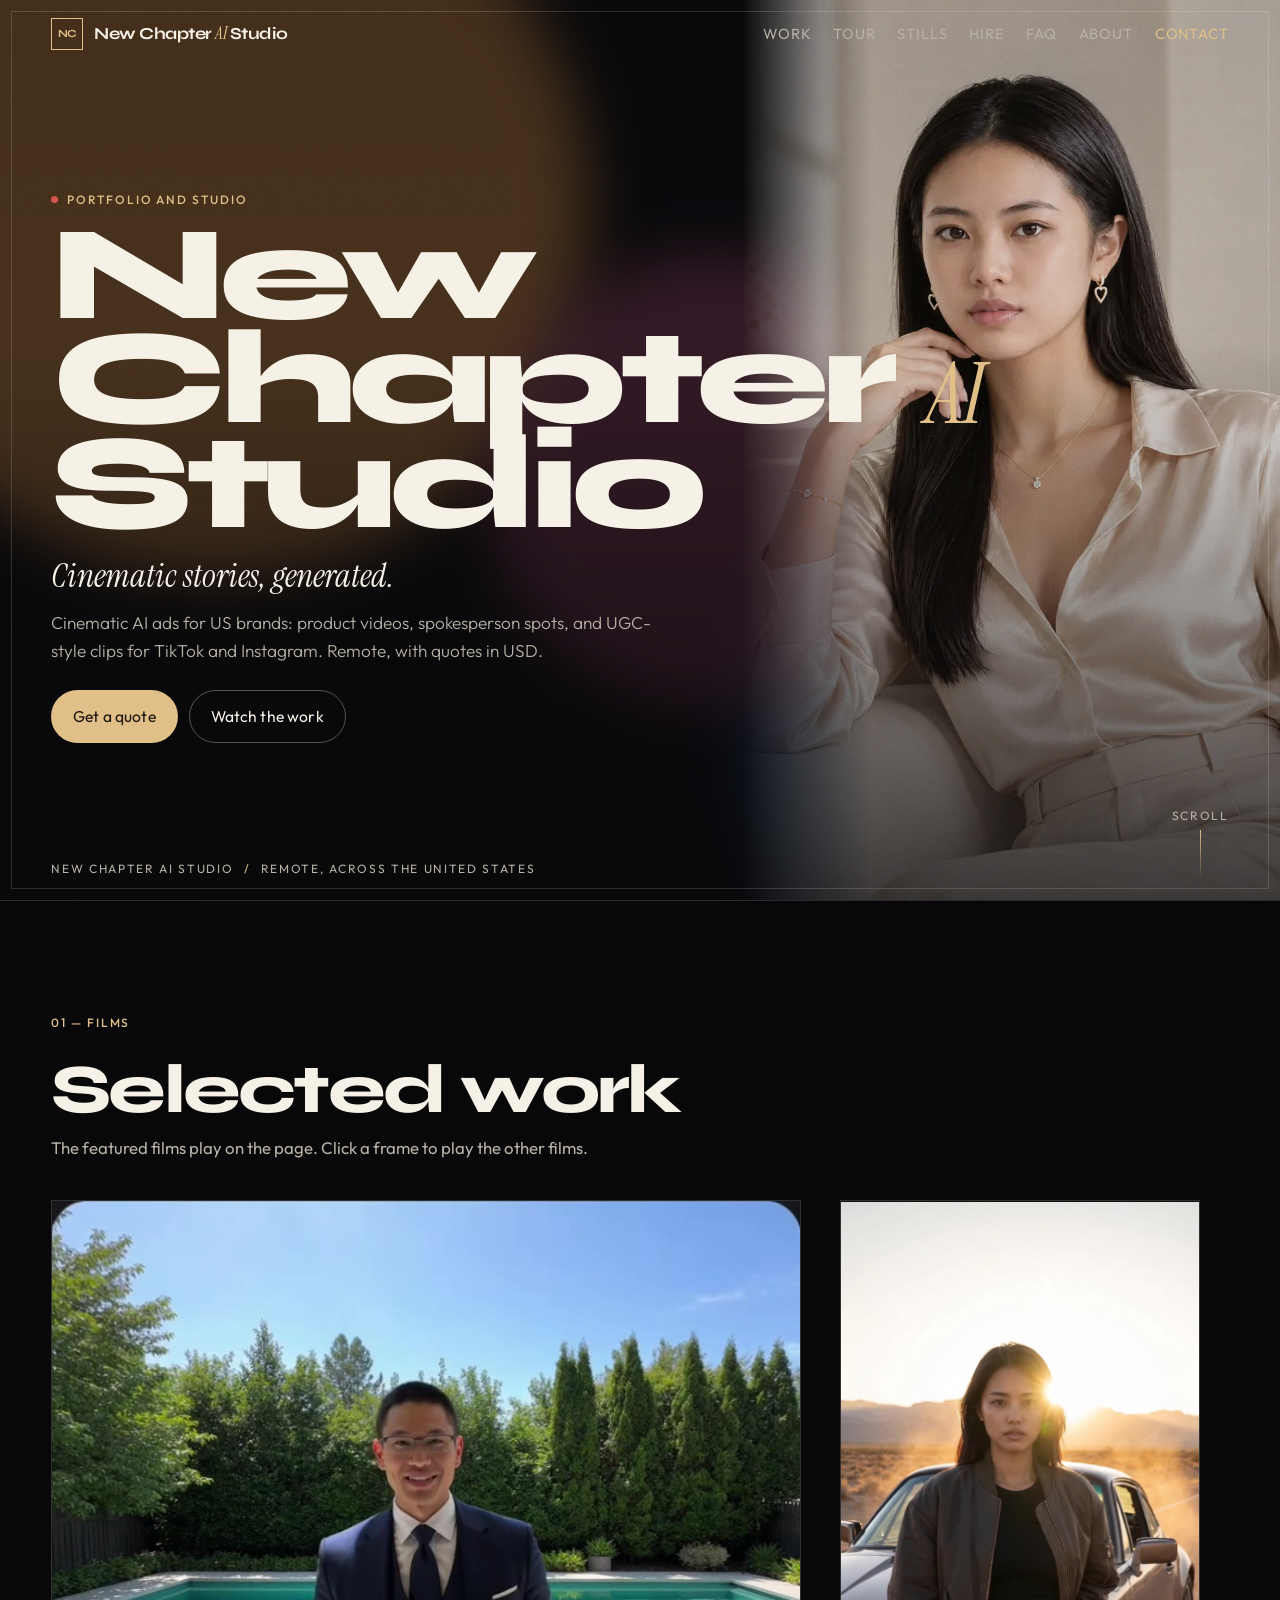
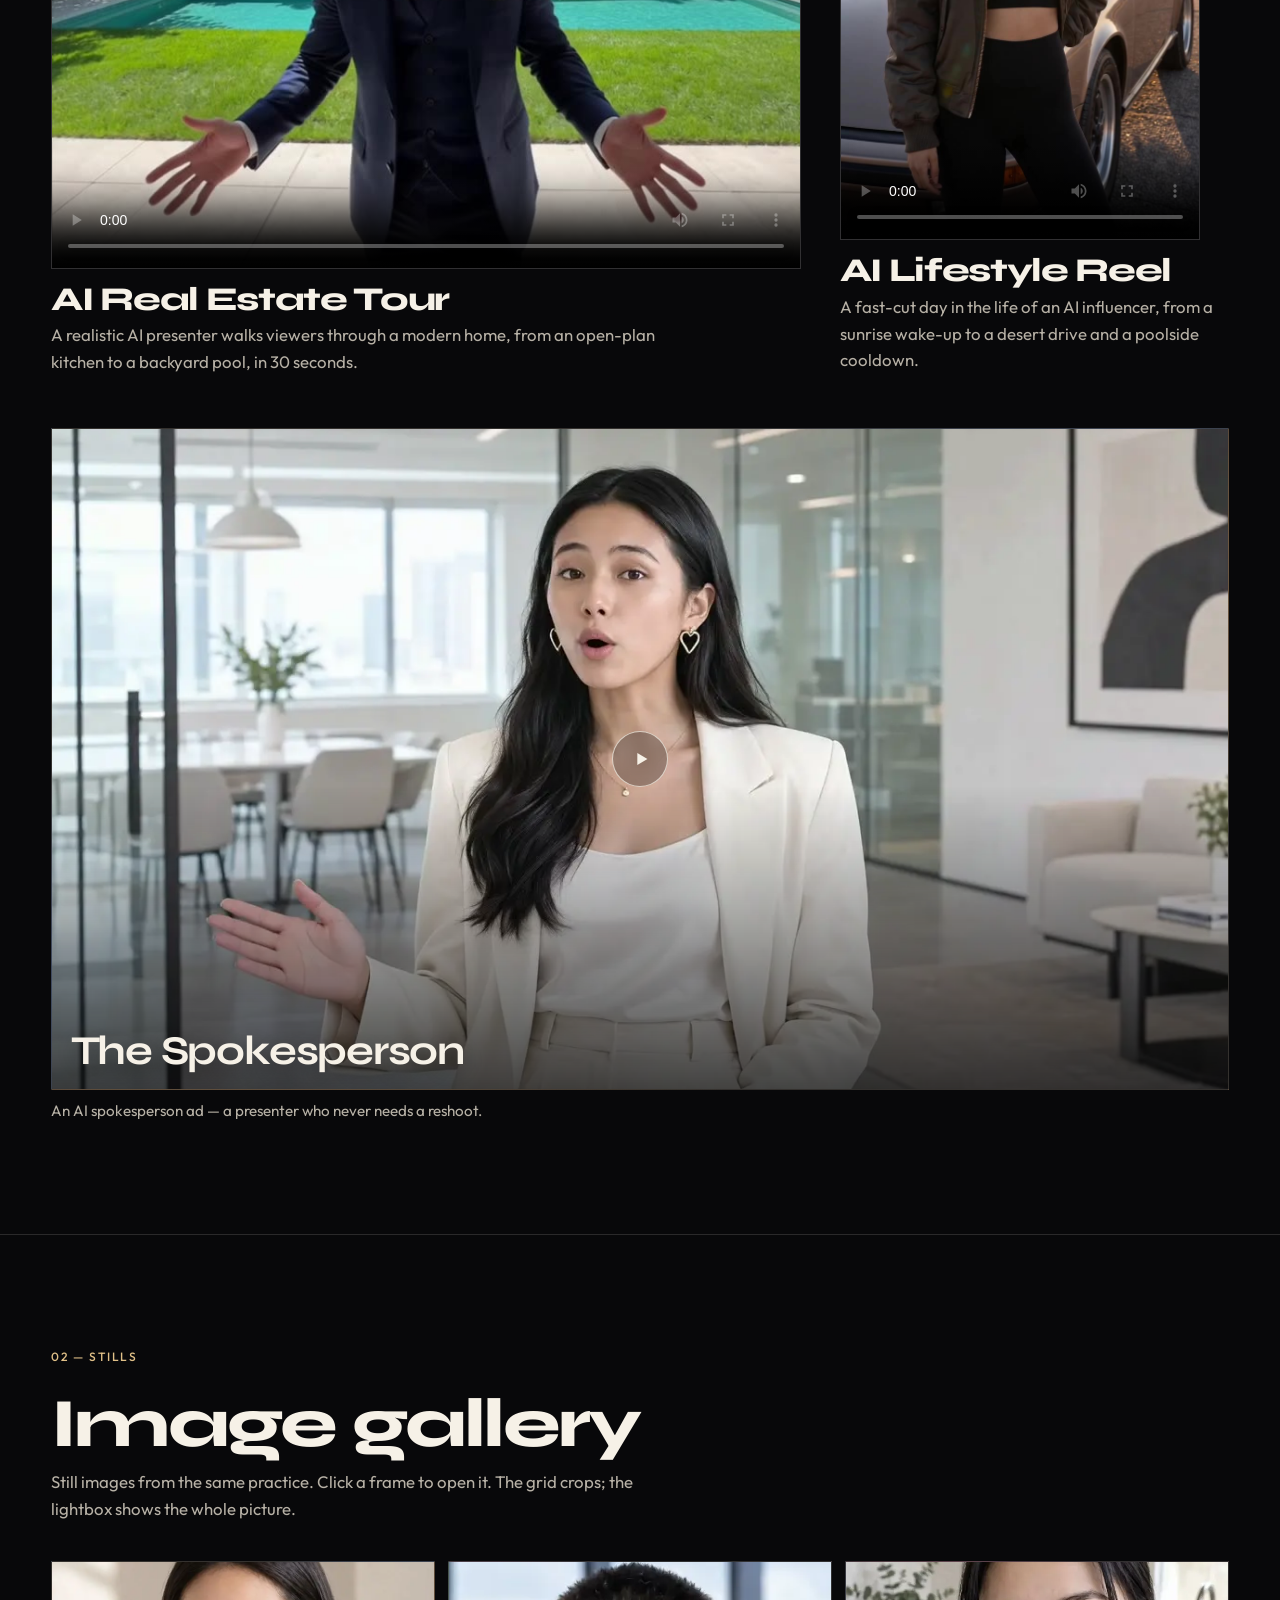
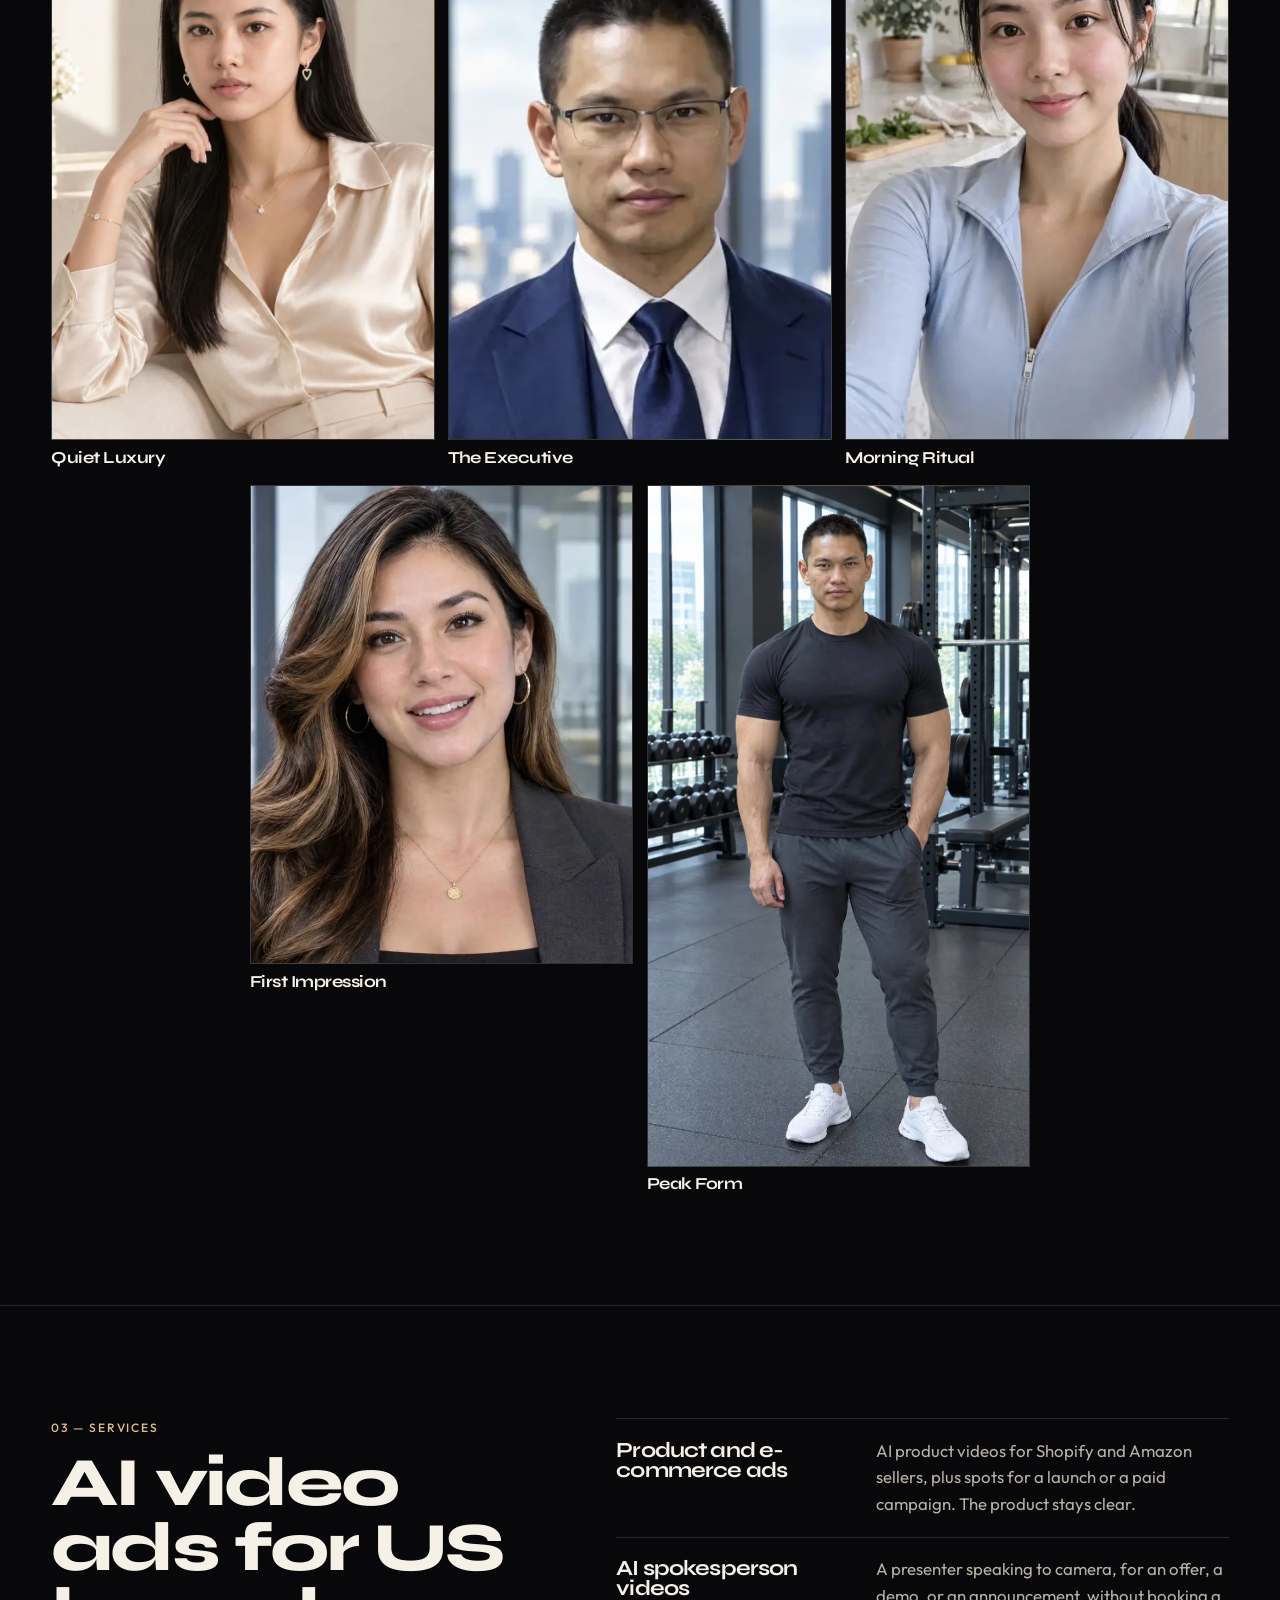
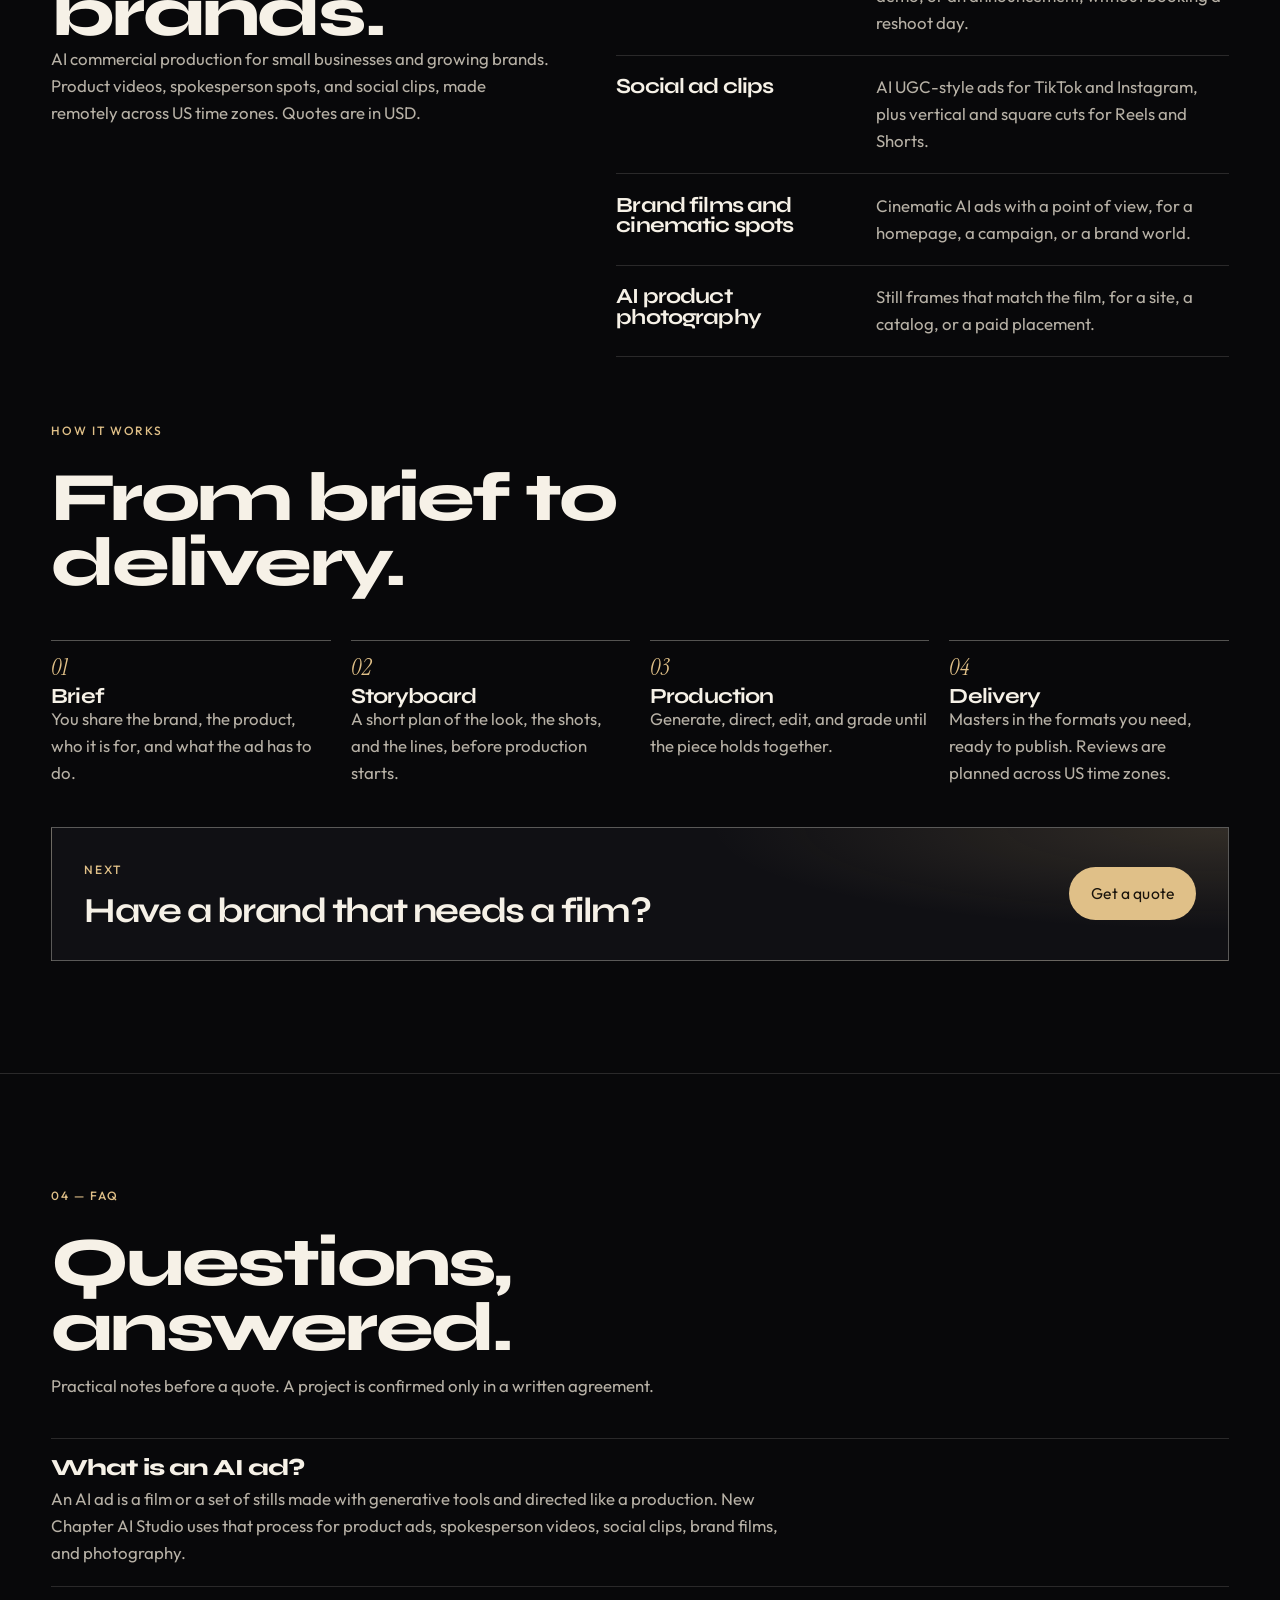
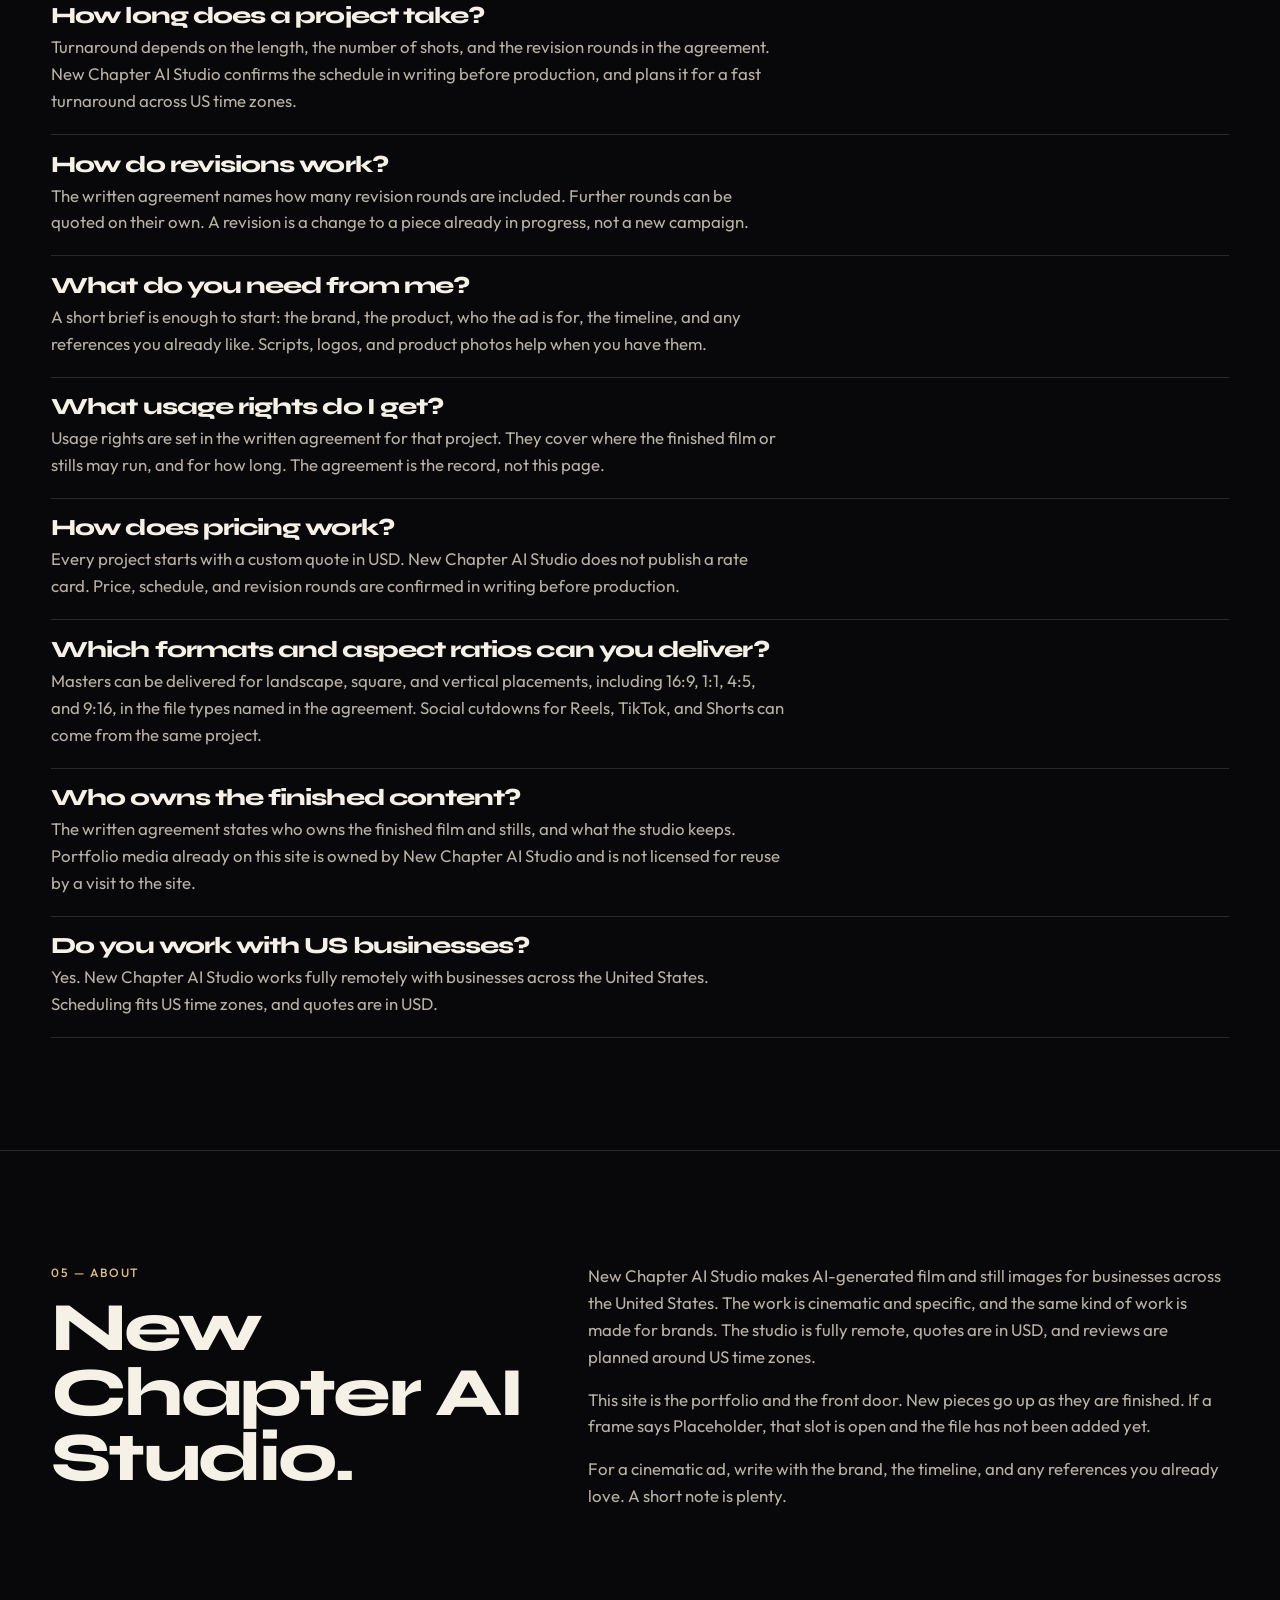
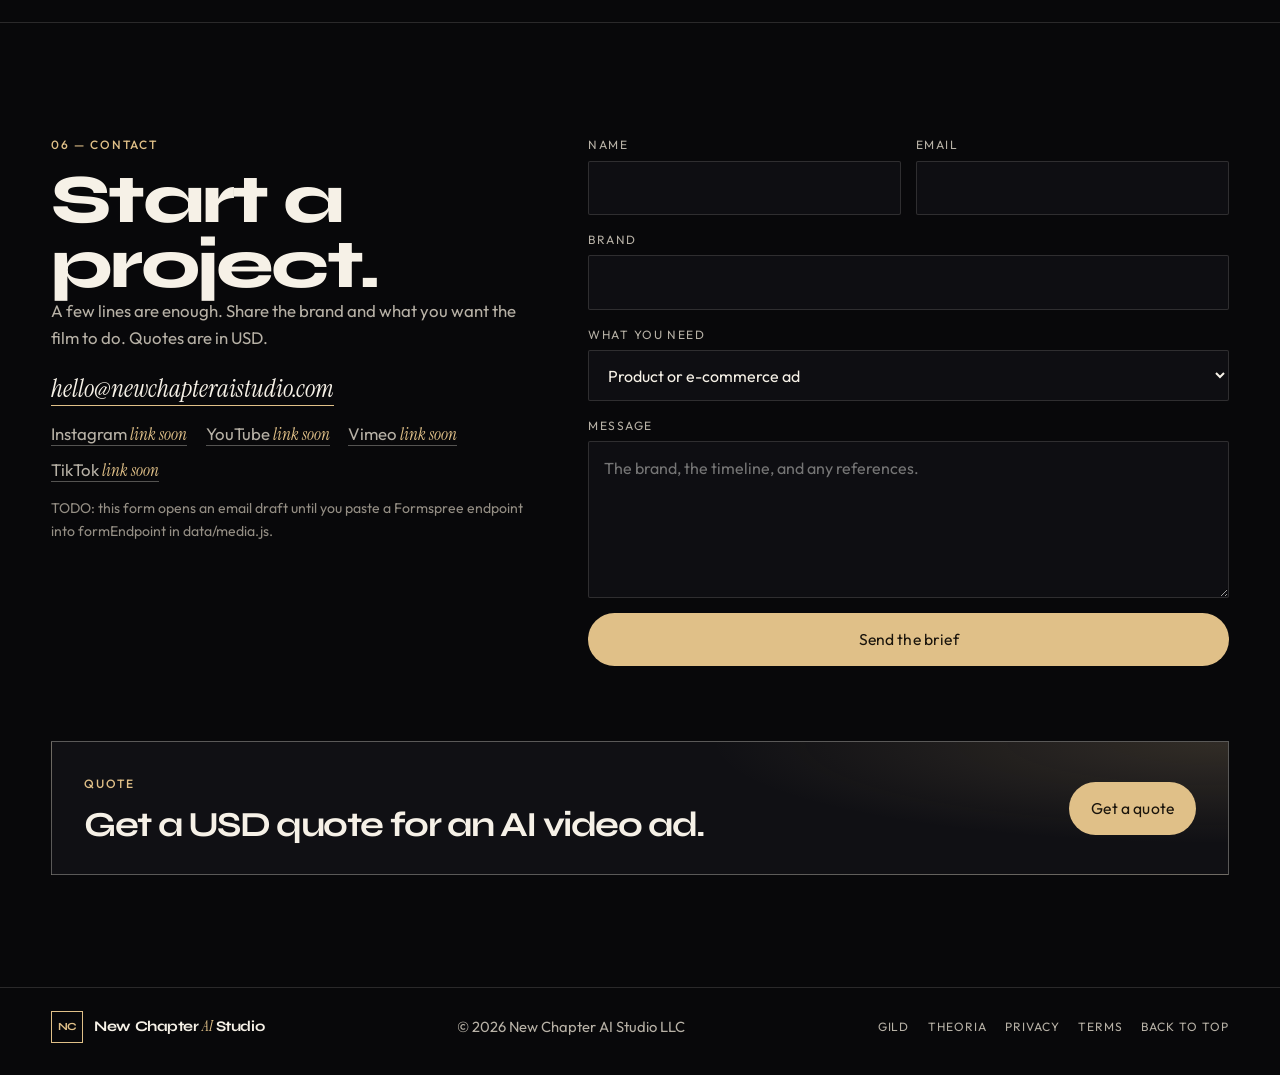
<file: index.html>
<!DOCTYPE html>
<html lang="en-US">
<head>
  <meta charset="utf-8">
  <meta name="viewport" content="width=device-width, initial-scale=1">
  <title>Cinematic AI Ads for US Brands | New Chapter AI Studio</title>
  <meta name="description" content="Cinematic AI ads for US brands, including AI product videos for Shopify and Amazon sellers and UGC-style ads for TikTok and Instagram. Remote work, USD quotes.">
  <meta name="theme-color" content="#08080a">
  <meta name="author" content="New Chapter AI Studio">
  <link rel="canonical" href="https://newchapteraistudio.com/">
  <link rel="icon" href="favicon.svg" type="image/svg+xml">
  <link rel="apple-touch-icon" href="apple-touch-icon.png">
  <meta property="og:locale" content="en_US">
  <meta property="og:title" content="Cinematic AI Ads for US Brands | New Chapter AI Studio">
  <meta property="og:description" content="Cinematic AI ads for US brands, including AI product videos for Shopify and Amazon sellers and UGC-style ads for TikTok and Instagram. Remote work, USD quotes.">
  <meta property="og:type" content="website">
  <meta property="og:url" content="https://newchapteraistudio.com/">
  <meta property="og:image" content="https://newchapteraistudio.com/assets/images/og-share.jpg">
  <meta property="og:image:width" content="1200">
  <meta property="og:image:height" content="630">
  <meta property="og:image:alt" content="New Chapter AI Studio — cinematic AI video ads">
  <meta name="twitter:card" content="summary_large_image">
  <meta name="twitter:title" content="Cinematic AI Ads for US Brands | New Chapter AI Studio">
  <meta name="twitter:description" content="Cinematic AI ads for US brands, including AI product videos for Shopify and Amazon sellers and UGC-style ads for TikTok and Instagram. Remote work, USD quotes.">
  <meta name="twitter:image" content="https://newchapteraistudio.com/assets/images/og-share.jpg">
  <meta name="twitter:image:alt" content="New Chapter AI Studio — cinematic AI video ads">
  <script>document.documentElement.classList.add("js");</script>
  <link rel="preconnect" href="https://fonts.googleapis.com">
  <link rel="preconnect" href="https://fonts.gstatic.com" crossorigin>
  <link rel="preload" as="style" href="https://fonts.googleapis.com/css2?family=Instrument+Serif:ital@0;1&family=Outfit:wght@300;400;500;600&family=Syne:wght@500;600;700;800&display=swap" onload="this.onload=null;this.rel='stylesheet'">
  <noscript><link rel="stylesheet" href="https://fonts.googleapis.com/css2?family=Instrument+Serif:ital@0;1&family=Outfit:wght@300;400;500;600&family=Syne:wght@500;600;700;800&display=swap"></noscript>
  <link rel="stylesheet" href="css/styles.css">
  <script type="application/ld+json">
  {
    "@context": "https://schema.org",
    "@graph": [
      {
        "@type": "Organization",
        "@id": "https://newchapteraistudio.com/#organization",
        "name": "New Chapter AI Studio",
        "legalName": "New Chapter AI Studio LLC",
        "url": "https://newchapteraistudio.com/",
        "email": "hello@newchapteraistudio.com",
        "logo": "https://newchapteraistudio.com/apple-touch-icon.png",
        "image": "https://newchapteraistudio.com/assets/images/og-share.jpg",
        "description": "New Chapter AI Studio produces cinematic AI ads, AI product videos, and AI spokesperson videos for businesses across the United States.",
        "knowsLanguage": "en-US",
        "areaServed": {
          "@type": "Country",
          "name": "United States"
        }
      },
      {
        "@type": "ProfessionalService",
        "@id": "https://newchapteraistudio.com/#service",
        "name": "New Chapter AI Studio",
        "url": "https://newchapteraistudio.com/",
        "email": "hello@newchapteraistudio.com",
        "image": "https://newchapteraistudio.com/assets/images/og-share.jpg",
        "logo": "https://newchapteraistudio.com/apple-touch-icon.png",
        "description": "Remote AI commercial production for US businesses: product videos, spokesperson videos, UGC-style social clips, brand films, and stills. Quotes in USD.",
        "knowsLanguage": "en-US",
        "currenciesAccepted": "USD",
        "areaServed": {
          "@type": "Country",
          "name": "United States"
        },
        "provider": { "@id": "https://newchapteraistudio.com/#organization" },
        "hasOfferCatalog": {
          "@type": "OfferCatalog",
          "name": "AI video and still production",
          "itemListElement": [
            {
              "@type": "Offer",
              "priceCurrency": "USD",
              "itemOffered": {
                "@type": "Service",
                "name": "Product and e-commerce ads",
                "description": "AI product videos for Shopify and Amazon sellers, plus spots for a launch or a paid campaign. The product stays clear."
              }
            },
            {
              "@type": "Offer",
              "priceCurrency": "USD",
              "itemOffered": {
                "@type": "Service",
                "name": "AI spokesperson videos",
                "description": "A presenter speaking to camera, for an offer, a demo, or an announcement, without booking a reshoot day."
              }
            },
            {
              "@type": "Offer",
              "priceCurrency": "USD",
              "itemOffered": {
                "@type": "Service",
                "name": "Social ad clips",
                "description": "AI UGC-style ads for TikTok and Instagram, plus vertical and square cuts for Reels and Shorts."
              }
            },
            {
              "@type": "Offer",
              "priceCurrency": "USD",
              "itemOffered": {
                "@type": "Service",
                "name": "Brand films and cinematic spots",
                "description": "Cinematic AI ads with a point of view, for a homepage, a campaign, or a brand world."
              }
            },
            {
              "@type": "Offer",
              "priceCurrency": "USD",
              "itemOffered": {
                "@type": "Service",
                "name": "AI product photography",
                "description": "Still frames that match the film, for a site, a catalog, or a paid placement."
              }
            }
          ]
        }
      },
      {
        "@type": "FAQPage",
        "@id": "https://newchapteraistudio.com/#faq",
        "mainEntity": [
          {
            "@type": "Question",
            "name": "What is an AI ad?",
            "acceptedAnswer": {
              "@type": "Answer",
              "text": "An AI ad is a film or a set of stills made with generative tools and directed like a production. New Chapter AI Studio uses that process for product ads, spokesperson videos, social clips, brand films, and photography."
            }
          },
          {
            "@type": "Question",
            "name": "How long does a project take?",
            "acceptedAnswer": {
              "@type": "Answer",
              "text": "Turnaround depends on the length, the number of shots, and the revision rounds in the agreement. New Chapter AI Studio confirms the schedule in writing before production, and plans it for a fast turnaround across US time zones."
            }
          },
          {
            "@type": "Question",
            "name": "How do revisions work?",
            "acceptedAnswer": {
              "@type": "Answer",
              "text": "The written agreement names how many revision rounds are included. Further rounds can be quoted on their own. A revision is a change to a piece already in progress, not a new campaign."
            }
          },
          {
            "@type": "Question",
            "name": "What do you need from me?",
            "acceptedAnswer": {
              "@type": "Answer",
              "text": "A short brief is enough to start: the brand, the product, who the ad is for, the timeline, and any references you already like. Scripts, logos, and product photos help when you have them."
            }
          },
          {
            "@type": "Question",
            "name": "What usage rights do I get?",
            "acceptedAnswer": {
              "@type": "Answer",
              "text": "Usage rights are set in the written agreement for that project. They cover where the finished film or stills may run, and for how long. The agreement is the record, not this page."
            }
          },
          {
            "@type": "Question",
            "name": "How does pricing work?",
            "acceptedAnswer": {
              "@type": "Answer",
              "text": "Every project starts with a custom quote in USD. New Chapter AI Studio does not publish a rate card. Price, schedule, and revision rounds are confirmed in writing before production."
            }
          },
          {
            "@type": "Question",
            "name": "Which formats and aspect ratios can you deliver?",
            "acceptedAnswer": {
              "@type": "Answer",
              "text": "Masters can be delivered for landscape, square, and vertical placements, including 16:9, 1:1, 4:5, and 9:16, in the file types named in the agreement. Social cutdowns for Reels, TikTok, and Shorts can come from the same project."
            }
          },
          {
            "@type": "Question",
            "name": "Who owns the finished content?",
            "acceptedAnswer": {
              "@type": "Answer",
              "text": "The written agreement states who owns the finished film and stills, and what the studio keeps. Portfolio media already on this site is owned by New Chapter AI Studio and is not licensed for reuse by a visit to the site."
            }
          },
          {
            "@type": "Question",
            "name": "Do you work with US businesses?",
            "acceptedAnswer": {
              "@type": "Answer",
              "text": "Yes. New Chapter AI Studio works fully remotely with businesses across the United States. Scheduling fits US time zones, and quotes are in USD."
            }
          }
        ]
      }
    ]
  }
  </script>
</head>
<body>
  <a class="skip" href="#work">Skip to work</a>

  <header class="nav" id="nav">
    <a class="logo" href="#top">
      <span class="logo-mark" aria-hidden="true">NC</span>
      <span class="logo-type">New Chapter <em>AI</em> Studio</span>
    </a>
    <button class="nav-toggle" type="button" aria-expanded="false" aria-controls="nav-links">
      <span class="when-closed">Menu</span>
      <span class="when-open">Close</span>
    </button>
    <nav id="nav-links" class="nav-links" aria-label="Primary">
      <a href="#work">Work</a>
      <a href="#tour">Tour</a>
      <a href="#stills">Stills</a>
      <a href="#services">Hire</a>
      <a href="#faq">FAQ</a>
      <a href="#about">About</a>
      <a href="#contact">Contact</a>
    </nav>
  </header>

  <section class="hero" id="top">
    <!--
      Background slot. Set hero.video in data/media.js for a film,
      or hero.image for a still. Empty = animated backdrop.
    -->
    <div class="hero-media" id="hero-media">
      <div class="hero-fallback" aria-hidden="true">
        <span class="blob b1"></span>
        <span class="blob b2"></span>
        <span class="blob b3"></span>
      </div>
    </div>
    <div class="hero-shade" aria-hidden="true"></div>
    <div class="grain" aria-hidden="true"></div>
    <div class="hero-frame" aria-hidden="true"></div>

    <div class="hero-content">
      <div class="hero-copy">
        <p class="eyebrow"><span class="rec" aria-hidden="true"></span> Portfolio and studio</p>
        <h1>
          <span class="line">New</span>
          <span class="line">Chapter <em>AI</em></span>
          <span class="line">Studio</span>
        </h1>
        <p class="tagline">Cinematic stories, generated.</p>
        <p class="lede">Cinematic AI ads for US brands: product videos, spokesperson spots, and UGC-style clips for TikTok and Instagram. Remote, with quotes in USD.</p>
        <div class="hero-actions">
          <a class="btn btn-gold" href="mailto:hello@newchapteraistudio.com?subject=Quote%20request%20%E2%80%94%20New%20Chapter%20AI%20Studio">Get a quote</a>
          <a class="btn btn-ghost" href="#work">Watch the work</a>
        </div>
      </div>
      <div class="hero-foot">
        <p>New Chapter AI Studio <span class="sep" aria-hidden="true">/</span> Remote, across the United States</p>
        <a class="scroll-cue" href="#work">
          <span>Scroll</span>
          <span class="scroll-line" aria-hidden="true"></span>
        </a>
      </div>
    </div>
  </section>

  <main>
    <section class="section" id="work">
      <div class="wrap">
        <header class="section-head reveal">
          <p class="eyebrow">01 — Films</p>
          <h2>Selected work</h2>
          <p class="deck">The featured films play on the page. Click a frame to play the other films.</p>
        </header>
        <div class="showcase-grid" id="tour">
          <figure class="showcase">
            <video class="showcase-player is-wide" controls playsinline preload="metadata" poster="assets/images/real-estate-tour-poster.jpg" width="808" height="720" aria-labelledby="tour-title">
              <source src="assets/videos/real-estate-tour.mp4" type="video/mp4">
            </video>
            <figcaption>
              <h3 id="tour-title">AI Real Estate Tour</h3>
              <p>A realistic AI presenter walks viewers through a modern home, from an open-plan kitchen to a backyard pool, in 30 seconds.</p>
            </figcaption>
          </figure>
          <figure class="showcase">
            <video class="showcase-player is-tall" controls playsinline preload="metadata" poster="assets/images/lifestyle-reel-poster.jpg" width="720" height="1280" aria-labelledby="reel-title">
              <source src="assets/videos/lifestyle-reel.mp4" type="video/mp4">
            </video>
            <figcaption>
              <h3 id="reel-title">AI Lifestyle Reel</h3>
              <p>A fast-cut day in the life of an AI influencer, from a sunrise wake-up to a desert drive and a poolside cooldown.</p>
            </figcaption>
          </figure>
        </div>
        <div id="video-grid" class="video-grid" aria-live="polite"></div>
      </div>
    </section>

    <section class="section" id="stills">
      <div class="wrap">
        <header class="section-head reveal">
          <p class="eyebrow">02 — Stills</p>
          <h2>Image gallery</h2>
          <p class="deck">Still images from the same practice. Click a frame to open it. The grid crops; the lightbox shows the whole picture.</p>
        </header>
        <div id="image-grid" class="still-grid" aria-live="polite"></div>
      </div>
    </section>

    <section class="section" id="services">
      <div class="wrap">
        <div class="services-layout">
          <div class="services-intro reveal">
            <p class="eyebrow">03 — Services</p>
            <h2>AI video ads for US brands.</h2>
            <p class="deck">AI commercial production for small businesses and growing brands. Product videos, spokesperson spots, and social clips, made remotely across US time zones. Quotes are in USD.</p>
          </div>
          <div class="offers reveal">
            <article class="offer">
              <h3>Product and e-commerce ads</h3>
              <p>AI product videos for Shopify and Amazon sellers, plus spots for a launch or a paid campaign. The product stays clear.</p>
            </article>
            <article class="offer">
              <h3>AI spokesperson videos</h3>
              <p>A presenter speaking to camera, for an offer, a demo, or an announcement, without booking a reshoot day.</p>
            </article>
            <article class="offer">
              <h3>Social ad clips</h3>
              <p>AI UGC-style ads for TikTok and Instagram, plus vertical and square cuts for Reels and Shorts.</p>
            </article>
            <article class="offer">
              <h3>Brand films and cinematic spots</h3>
              <p>Cinematic AI ads with a point of view, for a homepage, a campaign, or a brand world.</p>
            </article>
            <article class="offer">
              <h3>AI product photography</h3>
              <p>Still frames that match the film, for a site, a catalog, or a paid placement.</p>
            </article>
          </div>
        </div>

        <header class="section-head process-head reveal" id="process">
          <p class="eyebrow">How it works</p>
          <h2>From brief to delivery.</h2>
        </header>
        <ol class="process">
          <li class="reveal">
            <span class="num">01</span>
            <h3>Brief</h3>
            <p>You share the brand, the product, who it is for, and what the ad has to do.</p>
          </li>
          <li class="reveal">
            <span class="num">02</span>
            <h3>Storyboard</h3>
            <p>A short plan of the look, the shots, and the lines, before production starts.</p>
          </li>
          <li class="reveal">
            <span class="num">03</span>
            <h3>Production</h3>
            <p>Generate, direct, edit, and grade until the piece holds together.</p>
          </li>
          <li class="reveal">
            <span class="num">04</span>
            <h3>Delivery</h3>
            <p>Masters in the formats you need, ready to publish. Reviews are planned across US time zones.</p>
          </li>
        </ol>

        <div class="cta-band reveal">
          <div>
            <p class="eyebrow">Next</p>
            <p class="cta-line">Have a brand that needs a film?</p>
          </div>
          <a class="btn btn-gold" href="mailto:hello@newchapteraistudio.com?subject=Quote%20request%20%E2%80%94%20New%20Chapter%20AI%20Studio">Get a quote</a>
        </div>
      </div>
    </section>

    <section class="section" id="faq">
      <div class="wrap">
        <header class="section-head reveal">
          <p class="eyebrow">04 — FAQ</p>
          <h2>Questions, answered.</h2>
          <p class="deck">Practical notes before a quote. A project is confirmed only in a written agreement.</p>
        </header>
        <div class="faq">
          <article class="faq-item reveal">
            <h3>What is an AI ad?</h3>
            <p>An AI ad is a film or a set of stills made with generative tools and directed like a production. New Chapter AI Studio uses that process for product ads, spokesperson videos, social clips, brand films, and photography.</p>
          </article>
          <article class="faq-item reveal">
            <h3>How long does a project take?</h3>
            <p>Turnaround depends on the length, the number of shots, and the revision rounds in the agreement. New Chapter AI Studio confirms the schedule in writing before production, and plans it for a fast turnaround across US time zones.</p>
          </article>
          <article class="faq-item reveal">
            <h3>How do revisions work?</h3>
            <p>The written agreement names how many revision rounds are included. Further rounds can be quoted on their own. A revision is a change to a piece already in progress, not a new campaign.</p>
          </article>
          <article class="faq-item reveal">
            <h3>What do you need from me?</h3>
            <p>A short brief is enough to start: the brand, the product, who the ad is for, the timeline, and any references you already like. Scripts, logos, and product photos help when you have them.</p>
          </article>
          <article class="faq-item reveal">
            <h3>What usage rights do I get?</h3>
            <p>Usage rights are set in the written agreement for that project. They cover where the finished film or stills may run, and for how long. The agreement is the record, not this page.</p>
          </article>
          <article class="faq-item reveal">
            <h3>How does pricing work?</h3>
            <p>Every project starts with a custom quote in USD. New Chapter AI Studio does not publish a rate card. Price, schedule, and revision rounds are confirmed in writing before production.</p>
          </article>
          <article class="faq-item reveal">
            <h3>Which formats and aspect ratios can you deliver?</h3>
            <p>Masters can be delivered for landscape, square, and vertical placements, including 16:9, 1:1, 4:5, and 9:16, in the file types named in the agreement. Social cutdowns for Reels, TikTok, and Shorts can come from the same project.</p>
          </article>
          <article class="faq-item reveal">
            <h3>Who owns the finished content?</h3>
            <p>The written agreement states who owns the finished film and stills, and what the studio keeps. Portfolio media already on this site is owned by New Chapter AI Studio and is not licensed for reuse by a visit to the site.</p>
          </article>
          <article class="faq-item reveal">
            <h3>Do you work with US businesses?</h3>
            <p>Yes. New Chapter AI Studio works fully remotely with businesses across the United States. Scheduling fits US time zones, and quotes are in USD.</p>
          </article>
        </div>
      </div>
    </section>

    <section class="section" id="about">
      <div class="wrap about-grid">
        <div class="reveal">
          <p class="eyebrow">05 — About</p>
          <h2>New Chapter AI Studio.</h2>
        </div>
        <div class="about-copy reveal">
          <p>New Chapter AI Studio makes AI-generated film and still images for businesses across the United States. The work is cinematic and specific, and the same kind of work is made for brands. The studio is fully remote, quotes are in USD, and reviews are planned around US time zones.</p>
          <p>This site is the portfolio and the front door. New pieces go up as they are finished. If a frame says Placeholder, that slot is open and the file has not been added yet.</p>
          <p>For a cinematic ad, write with the brand, the timeline, and any references you already love. A short note is plenty.</p>
        </div>
      </div>
    </section>

    <section class="section" id="contact">
      <div class="wrap contact-layout">
        <div class="reveal">
          <p class="eyebrow">06 — Contact</p>
          <h2>Start a project.</h2>
          <p class="deck">A few lines are enough. Share the brand and what you want the film to do. Quotes are in USD.</p>
          <p class="email-line"><a data-email href="mailto:hello@newchapteraistudio.com">hello@newchapteraistudio.com</a></p>
          <p class="fine-print" id="email-note"></p>
          <ul class="social-list" id="social-list"></ul>
          <p class="fine-print" id="form-note"></p>
        </div>

        <!-- TODO: form delivery is configured in data/media.js (email + formEndpoint). -->
        <form id="contact-form" class="contact-form reveal" novalidate>
          <label class="hp">
            Leave this blank
            <input type="text" name="_gotcha" tabindex="-1" autocomplete="off">
          </label>
          <div class="form-row">
            <label>
              <span>Name</span>
              <input name="name" type="text" autocomplete="name" required maxlength="120">
            </label>
            <label>
              <span>Email</span>
              <input name="email" type="email" autocomplete="email" required maxlength="180">
            </label>
          </div>
          <label>
            <span>Brand</span>
            <input name="brand" type="text" autocomplete="organization" maxlength="160">
          </label>
          <label>
            <span>What you need</span>
            <select name="project">
              <option>Product or e-commerce ad</option>
              <option>AI spokesperson video</option>
              <option>Social ad clips</option>
              <option>Brand film or cinematic spot</option>
              <option>AI product photography</option>
              <option>Not sure yet</option>
            </select>
          </label>
          <label>
            <span>Message</span>
            <textarea name="message" rows="5" required maxlength="2000" placeholder="The brand, the timeline, and any references."></textarea>
          </label>
          <button class="btn btn-gold" type="submit">Send the brief</button>
          <p id="form-status" class="form-status" role="status"></p>
        </form>
      </div>
      <div class="wrap">
        <div class="cta-band reveal">
          <div>
            <p class="eyebrow">Quote</p>
            <p class="cta-line">Get a USD quote for an AI video ad.</p>
          </div>
          <a class="btn btn-gold" href="mailto:hello@newchapteraistudio.com?subject=Quote%20request%20%E2%80%94%20New%20Chapter%20AI%20Studio">Get a quote</a>
        </div>
      </div>
    </section>
  </main>

  <footer class="footer">
    <div class="wrap footer-inner">
      <a class="logo" href="#top">
        <span class="logo-mark" aria-hidden="true">NC</span>
        <span class="logo-type">New Chapter <em>AI</em> Studio</span>
      </a>
      <p>© 2026 New Chapter AI Studio LLC</p>
      <nav class="footer-links" aria-label="Footer">
        <a href="gild/">Gild</a>
        <a href="theoria/">Theoria</a>
        <a href="privacy.html">Privacy</a>
        <a href="terms.html">Terms</a>
        <a class="to-top" href="#top">Back to top</a>
      </nav>
    </div>
  </footer>

  <dialog id="lightbox" class="lightbox" aria-labelledby="lb-title">
    <div class="lb-shell">
      <div class="lb-bar">
        <p class="lb-count" id="lb-count"></p>
        <div class="lb-nav">
          <button type="button" class="text-btn" id="lb-prev">Previous</button>
          <button type="button" class="text-btn" id="lb-next">Next</button>
          <button type="button" class="text-btn" id="lb-close">Close</button>
        </div>
      </div>
      <div id="lb-stage" class="lb-stage"></div>
      <div class="lb-meta">
        <h3 id="lb-title"></h3>
        <p id="lb-desc"></p>
      </div>
    </div>
  </dialog>

  <noscript>
    <p class="noscript">JavaScript is off, so the film and still grids cannot load. Everything they show is listed in data/media.js. You can still read the page and email from the contact section once an address is set.</p>
  </noscript>

  <script src="data/media.js"></script>
  <script src="js/main.js"></script>
  <script defer src='https://static.cloudflareinsights.com/beacon.min.js' data-cf-beacon='{"token": "4767ca6e1e7e48c88de292ce6e66c8ca"}'></script>
</body>
</html>
</file>
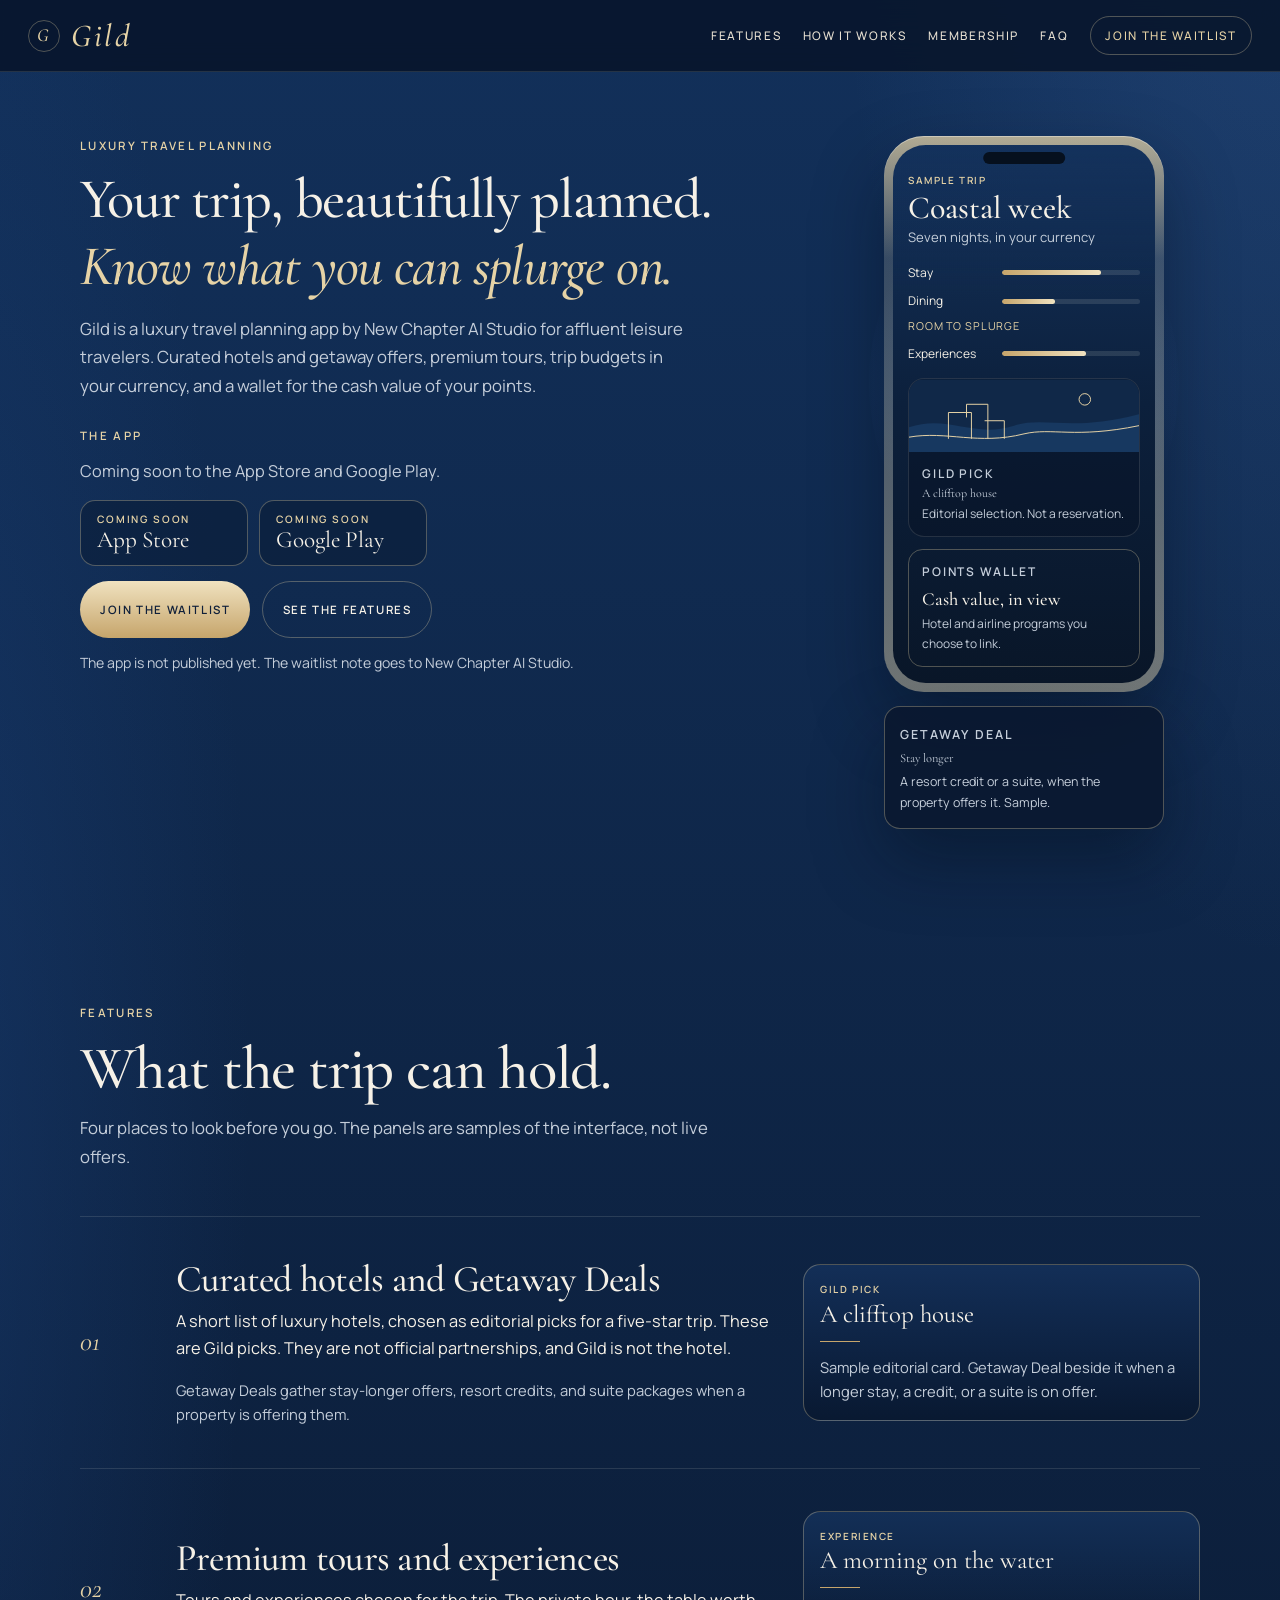
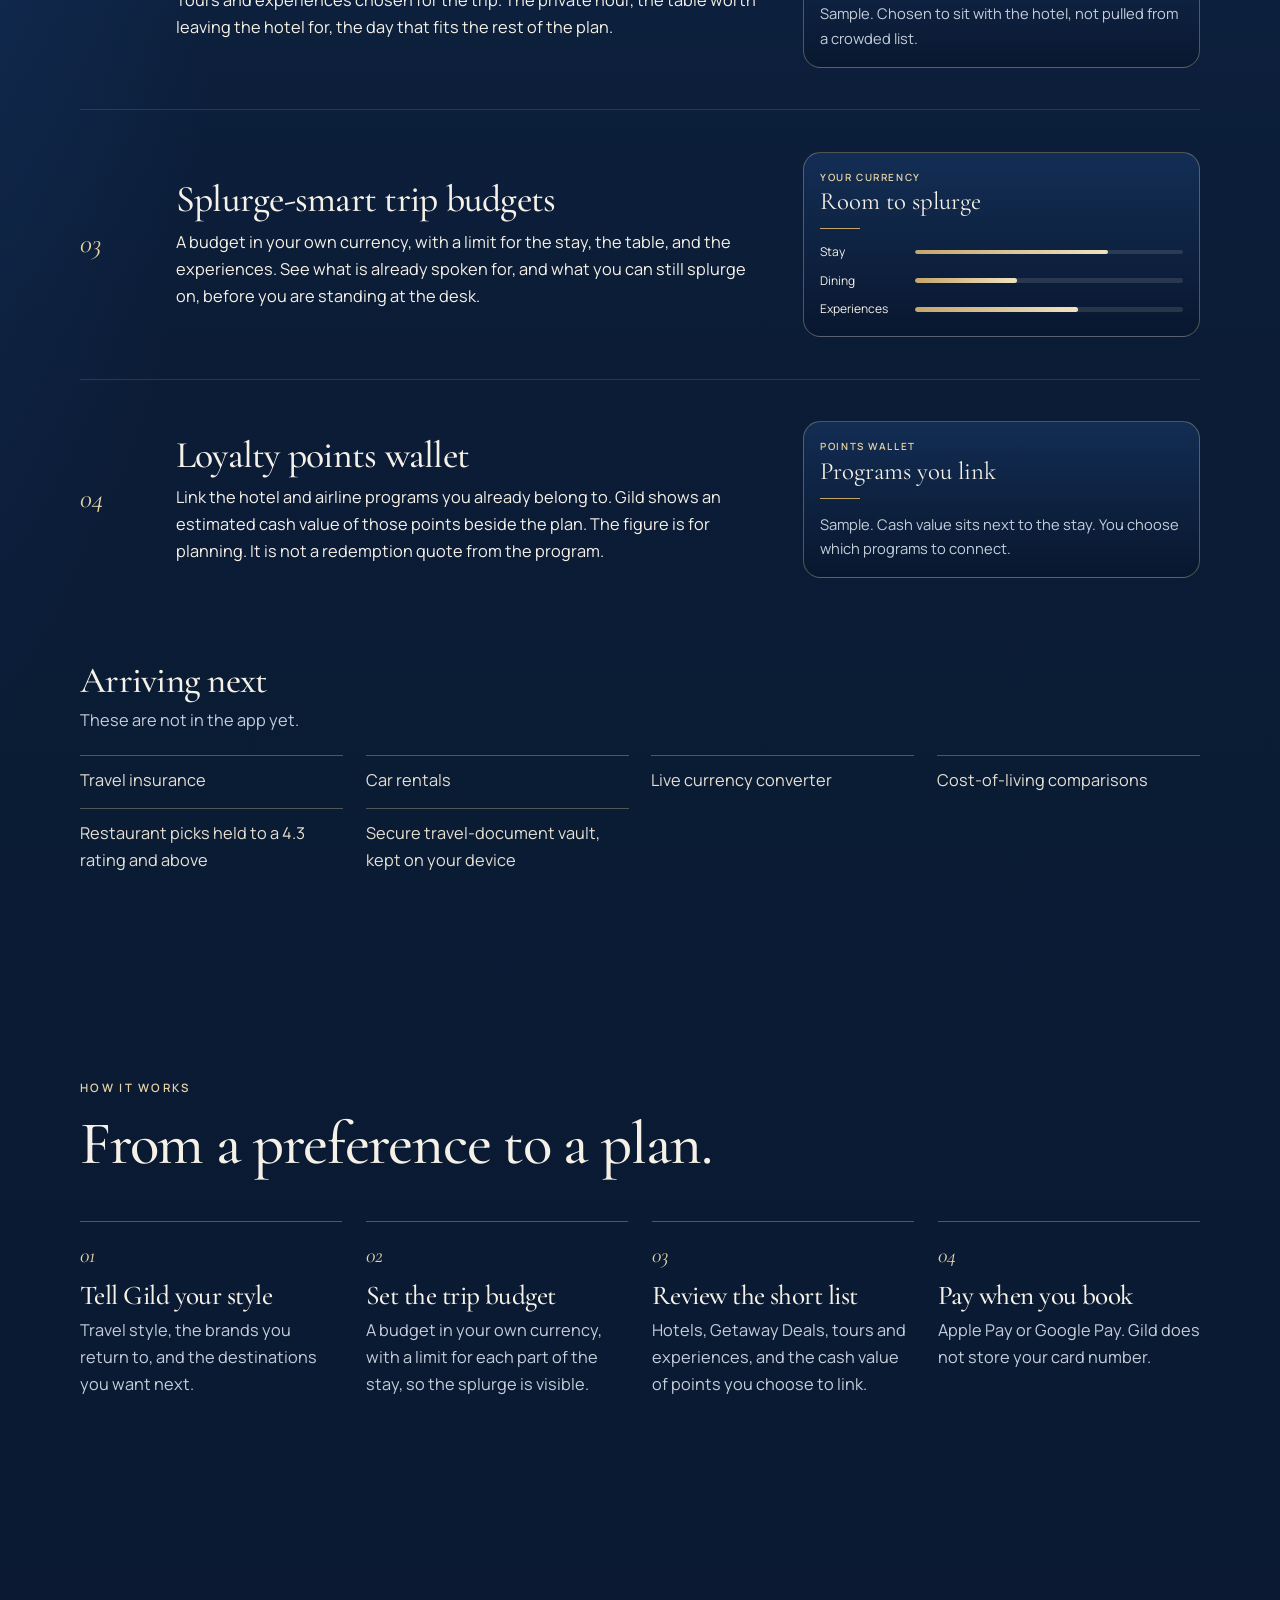
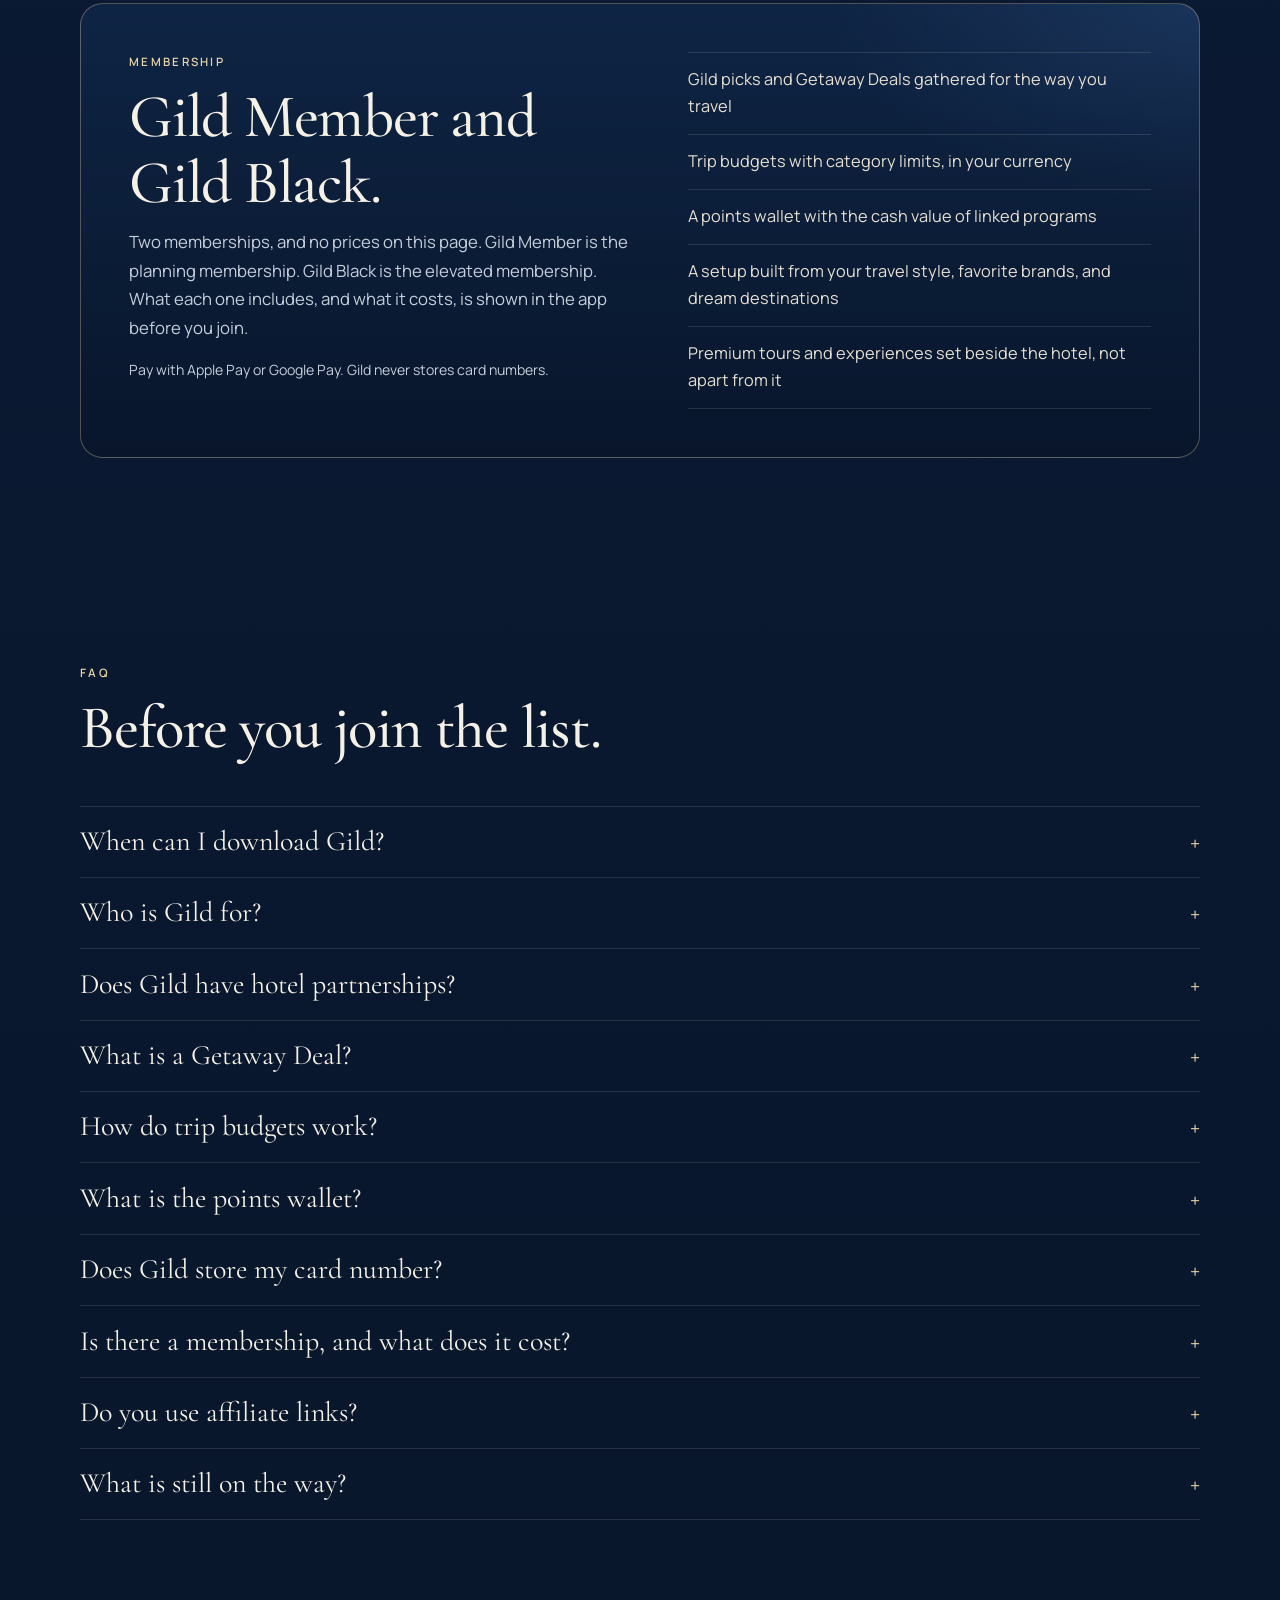
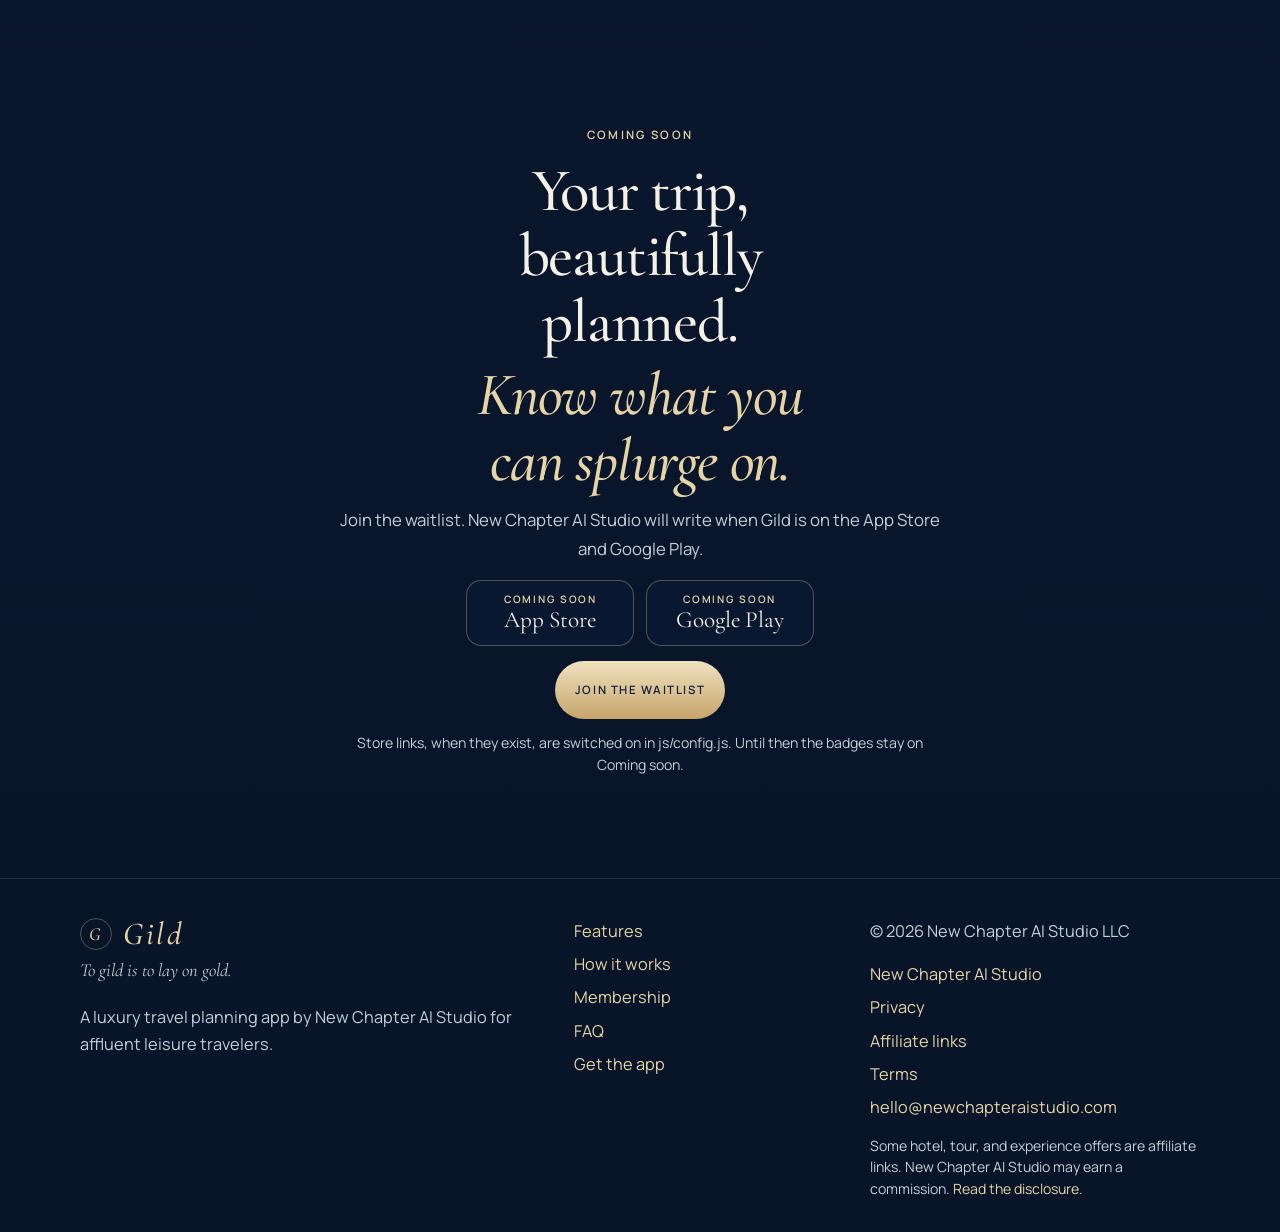
<file: gild/index.html>
<!DOCTYPE html>
<html lang="en-US" data-page="">
<head>
  <meta charset="utf-8">
  <meta name="viewport" content="width=device-width, initial-scale=1">
  <title>Gild | Luxury Travel Planning | New Chapter AI Studio</title>
  <meta name="description" content="Gild is a luxury travel planning app by New Chapter AI Studio for affluent leisure travelers. Curated hotels, getaway offers, and trip budgets in your currency.">
  <meta name="theme-color" content="#0b1c36">
  <meta name="author" content="New Chapter AI Studio">
  <meta name="robots" content="index, follow">
  <!--
    SITE BASE: https://newchapteraistudio.com/gild
    That string is set once in js/config.js as siteBase. It is repeated
    here for crawlers that do not run JavaScript. When Gild moves to
    gildtravel.com, change siteBase and replace this same prefix.
    Store listing URLs live only in js/config.js.
  -->
  <link rel="canonical" href="https://newchapteraistudio.com/gild/">
  <link rel="icon" href="favicon.svg" type="image/svg+xml">
  <link rel="apple-touch-icon" href="assets/apple-touch-icon.png">
  <meta property="og:locale" content="en_US">
  <meta property="og:site_name" content="Gild">
  <meta property="og:title" content="Gild | Luxury Travel Planning | New Chapter AI Studio">
  <meta property="og:description" content="A luxury travel planning app by New Chapter AI Studio. Your trip, beautifully planned. Know what you can splurge on.">
  <meta property="og:type" content="website">
  <meta property="og:url" content="https://newchapteraistudio.com/gild/">
  <meta property="og:image" content="https://newchapteraistudio.com/gild/assets/og.png">
  <meta property="og:image:type" content="image/png">
  <meta property="og:image:width" content="1200">
  <meta property="og:image:height" content="630">
  <meta property="og:image:alt" content="Gild, luxury travel planning by New Chapter AI Studio">
  <meta name="twitter:card" content="summary_large_image">
  <meta name="twitter:title" content="Gild | Luxury Travel Planning | New Chapter AI Studio">
  <meta name="twitter:description" content="A luxury travel planning app by New Chapter AI Studio. Your trip, beautifully planned. Know what you can splurge on.">
  <meta name="twitter:image" content="https://newchapteraistudio.com/gild/assets/og.png">
  <meta name="twitter:image:alt" content="Gild, luxury travel planning by New Chapter AI Studio">
  <script>document.documentElement.classList.add("js");</script>
  <link rel="preconnect" href="https://fonts.googleapis.com">
  <link rel="preconnect" href="https://fonts.gstatic.com" crossorigin>
  <link rel="preload" as="style" href="https://fonts.googleapis.com/css2?family=Cormorant+Garamond:ital,wght@0,500;0,600;1,500;1,600&family=Manrope:wght@300;400;500;600&display=swap" onload="this.onload=null;this.rel='stylesheet'">
  <noscript><link rel="stylesheet" href="https://fonts.googleapis.com/css2?family=Cormorant+Garamond:ital,wght@0,500;0,600;1,500;1,600&family=Manrope:wght@300;400;500;600&display=swap"></noscript>
  <link rel="stylesheet" href="css/styles.css">
  <script type="application/ld+json">
  {
    "@context": "https://schema.org",
    "@graph": [
      {
        "@type": "Organization",
        "@id": "https://newchapteraistudio.com/#organization",
        "name": "New Chapter AI Studio",
        "url": "https://newchapteraistudio.com/",
        "email": "hello@newchapteraistudio.com",
        "logo": "https://newchapteraistudio.com/gild/assets/apple-touch-icon.png"
      },
      {
        "@type": ["MobileApplication", "SoftwareApplication"],
        "@id": "https://newchapteraistudio.com/gild/#app",
        "name": "Gild",
        "url": "https://newchapteraistudio.com/gild/",
        "image": "https://newchapteraistudio.com/gild/assets/og.png",
        "applicationCategory": "TravelApplication",
        "operatingSystem": "iOS, Android",
        "inLanguage": "en-US",
        "description": "Gild is a luxury travel planning app by New Chapter AI Studio for affluent leisure travelers. Plan five-star trips, review curated hotels and getaway offers, and know what you can splurge on.",
        "publisher": { "@id": "https://newchapteraistudio.com/#organization" },
        "offers": {
          "@type": "Offer",
          "availability": "https://schema.org/PreOrder",
          "url": "https://newchapteraistudio.com/gild/"
        },
        "areaServed": {
          "@type": "Country",
          "name": "United States"
        }
      },
      {
        "@type": "FAQPage",
        "@id": "https://newchapteraistudio.com/gild/#faq",
        "mainEntity": [
          {
            "@type": "Question",
            "name": "When can I download Gild?",
            "acceptedAnswer": {
              "@type": "Answer",
              "text": "Gild is not on the App Store or Google Play yet. Join the waitlist and New Chapter AI Studio will write when it is available."
            }
          },
          {
            "@type": "Question",
            "name": "Who is Gild for?",
            "acceptedAnswer": {
              "@type": "Answer",
              "text": "Gild is a luxury travel planning app by New Chapter AI Studio for affluent leisure travelers who take five-star trips and want a clear view of what they can splurge on."
            }
          },
          {
            "@type": "Question",
            "name": "Does Gild have hotel partnerships?",
            "acceptedAnswer": {
              "@type": "Answer",
              "text": "No. Gild does not claim a partnership with any hotel or airline. Curated hotels and getaway offers, including stay-longer offers, resort credits, and suite packages, are there to consider. Gild is not the hotel."
            }
          },
          {
            "@type": "Question",
            "name": "What is a Getaway Deal?",
            "acceptedAnswer": {
              "@type": "Answer",
              "text": "A Getaway Deal is a stay-longer offer, a resort credit, or a suite package from a property. The property sets the offer. Gild gathers ones that fit a luxury trip."
            }
          },
          {
            "@type": "Question",
            "name": "How do trip budgets work?",
            "acceptedAnswer": {
              "@type": "Answer",
              "text": "You set a trip budget in your own currency, with a limit for parts of the trip such as the stay, dining, and experiences. Gild shows where there is still room to splurge. It is a planning view, not a limit from your bank."
            }
          },
          {
            "@type": "Question",
            "name": "What is the points wallet?",
            "acceptedAnswer": {
              "@type": "Answer",
              "text": "You can link hotel and airline loyalty programs. Gild shows an estimated cash value of those points beside the rest of the plan. The estimate is for planning. It is not a redemption quote from the program."
            }
          },
          {
            "@type": "Question",
            "name": "Does Gild store my card number?",
            "acceptedAnswer": {
              "@type": "Answer",
              "text": "No. Payments use Apple Pay or Google Pay. Gild does not store card numbers. Apple or Google processes the payment under that company's terms."
            }
          },
          {
            "@type": "Question",
            "name": "Is there a membership, and what does it cost?",
            "acceptedAnswer": {
              "@type": "Answer",
              "text": "Gild has a membership tier. What it includes, and what it costs, is shown in the app before you join. This website does not list a price."
            }
          },
          {
            "@type": "Question",
            "name": "Do you use affiliate links?",
            "acceptedAnswer": {
              "@type": "Answer",
              "text": "Yes. Some hotel, tour, experience, and getaway offers are affiliate links. If you book through one, New Chapter AI Studio may earn a commission from the partner, which may include an experience marketplace such as Viator. The commission is paid by the partner. The privacy policy has the full disclosure."
            }
          },
          {
            "@type": "Question",
            "name": "What is still on the way?",
            "acceptedAnswer": {
              "@type": "Answer",
              "text": "Travel insurance, car rentals, a live currency converter, cost-of-living comparisons, restaurant picks held to a 4.3 rating and above, and a secure travel-document vault that stays on your device. Those are not in the app yet."
            }
          }
        ]
      }
    ]
  }
  </script>
</head>
<body>
  <a class="skip" href="#features">Skip to features</a>
  <header class="nav">
    <a class="wordmark" href="#top">
      <span class="mark" aria-hidden="true">G</span>
      Gild
    </a>
    <button class="nav-toggle" type="button" aria-expanded="false" aria-controls="nav-links">
      <span class="when-closed">Menu</span>
      <span class="when-open">Close</span>
    </button>
    <nav id="nav-links" class="nav-links" aria-label="Primary">
      <a href="#features">Features</a>
      <a href="#how">How it works</a>
      <a href="#membership">Membership</a>
      <a href="#faq">FAQ</a>
      <a class="nav-cta" href="mailto:hello@newchapteraistudio.com?subject=Gild%20waitlist">Join the waitlist</a>
    </nav>
  </header>

  <main id="top">
    <section class="hero" aria-labelledby="hero-title">
      <div class="wrap hero-grid">
        <div class="hero-copy">
          <p class="kicker">Luxury travel planning</p>
          <h1 id="hero-title">Your trip, beautifully planned. <em>Know what you can splurge on.</em></h1>
          <p class="lede">Gild is a luxury travel planning app by New Chapter AI Studio for affluent leisure travelers. Curated hotels and getaway offers, premium tours, trip budgets in your currency, and a wallet for the cash value of your points.</p>

          <!--
            Store badges. Live URLs are in js/config.js only.
            While GILD_CONFIG.comingSoon is true, these stay "Coming soon".
          -->
          <div class="get-app" id="get-app">
            <p class="kicker">The app</p>
            <p class="download-note">Coming soon to the App Store and Google Play.</p>
            <div class="store-row">
              <a class="store-badge" data-store="appStore" aria-disabled="true" aria-label="App Store, coming soon">
                <span class="store-kicker">Coming soon</span>
                <span class="store-name">App Store</span>
              </a>
              <a class="store-badge" data-store="playStore" aria-disabled="true" aria-label="Google Play, coming soon">
                <span class="store-kicker">Coming soon</span>
                <span class="store-name">Google Play</span>
              </a>
            </div>
            <div class="hero-actions">
              <a class="btn btn-gold" href="mailto:hello@newchapteraistudio.com?subject=Gild%20waitlist">Join the waitlist</a>
              <a class="btn btn-line" href="#features">See the features</a>
            </div>
            <p class="fine">The app is not published yet. The waitlist note goes to New Chapter AI Studio.</p>
          </div>
        </div>

        <div class="hero-art">
          <div class="glow" aria-hidden="true"></div>
          <div class="phone-wrap">
            <div class="phone" aria-hidden="true">
              <div class="phone-screen">
                <p class="screen-kicker">Sample trip</p>
                <p class="screen-title">Coastal week</p>
                <p class="screen-sub">Seven nights, in your currency</p>
                <ul class="meters">
                  <li>
                    <span>Stay</span>
                    <span class="meter"><i style="width:72%"></i></span>
                  </li>
                  <li>
                    <span>Dining</span>
                    <span class="meter"><i style="width:38%"></i></span>
                    <em>Room to splurge</em>
                  </li>
                  <li>
                    <span>Experiences</span>
                    <span class="meter"><i style="width:61%"></i></span>
                  </li>
                </ul>
                <div class="pick">
                  <svg viewBox="0 0 280 88" role="img" aria-label="">
                    <rect width="280" height="88" fill="#102848"/>
                    <path d="M0 58c48-16 78 14 128-2 36-12 70 8 152-14v46H0z" fill="#173860"/>
                    <path d="M0 70c46-8 84 10 140-4 34-8 62 6 140-10" fill="none" stroke="#e6d3a6" stroke-width="1.2"/>
                    <circle cx="214" cy="24" r="7" fill="none" stroke="#e6d3a6" stroke-width="1.2"/>
                    <path d="M48 72V40h28v32M70 46V30h26v42M92 50h24v22" fill="none" stroke="#e6d3a6" stroke-width="1.2"/>
                  </svg>
                  <div class="pick-body">
                    <p class="screen-kicker">Gild pick</p>
                    <p class="pick-title">A clifftop house</p>
                    <p>Editorial selection. Not a reservation.</p>
                  </div>
                </div>
                <div class="points">
                  <p class="screen-kicker">Points wallet</p>
                  <strong>Cash value, in view</strong>
                  <p>Hotel and airline programs you choose to link.</p>
                </div>
              </div>
            </div>
            <div class="deal-card">
              <p class="screen-kicker">Getaway Deal</p>
              <p class="pick-title">Stay longer</p>
              <p>A resort credit or a suite, when the property offers it. Sample.</p>
            </div>
          </div>
        </div>
      </div>
    </section>

    <section class="section" id="features">
      <div class="wrap">
        <header class="section-head reveal">
          <p class="kicker">Features</p>
          <h2>What the trip can hold.</h2>
          <p class="quiet">Four places to look before you go. The panels are samples of the interface, not live offers.</p>
        </header>

        <article class="feature reveal">
          <p class="feature-num">01</p>
          <div>
            <h3>Curated hotels and Getaway Deals</h3>
            <p>A short list of luxury hotels, chosen as editorial picks for a five-star trip. These are Gild picks. They are not official partnerships, and Gild is not the hotel.</p>
            <p class="note">Getaway Deals gather stay-longer offers, resort credits, and suite packages when a property is offering them.</p>
          </div>
          <div class="mini">
            <p class="mini-kicker">Gild pick</p>
            <p class="mini-title">A clifftop house</p>
            <hr class="mini-rule">
            <p>Sample editorial card. Getaway Deal beside it when a longer stay, a credit, or a suite is on offer.</p>
          </div>
        </article>

        <article class="feature reveal">
          <p class="feature-num">02</p>
          <div>
            <h3>Premium tours and experiences</h3>
            <p>Tours and experiences chosen for the trip. The private hour, the table worth leaving the hotel for, the day that fits the rest of the plan.</p>
          </div>
          <div class="mini">
            <p class="mini-kicker">Experience</p>
            <p class="mini-title">A morning on the water</p>
            <hr class="mini-rule">
            <p>Sample. Chosen to sit with the hotel, not pulled from a crowded list.</p>
          </div>
        </article>

        <article class="feature reveal">
          <p class="feature-num">03</p>
          <div>
            <h3>Splurge-smart trip budgets</h3>
            <p>A budget in your own currency, with a limit for the stay, the table, and the experiences. See what is already spoken for, and what you can still splurge on, before you are standing at the desk.</p>
          </div>
          <div class="mini">
            <p class="mini-kicker">Your currency</p>
            <p class="mini-title">Room to splurge</p>
            <hr class="mini-rule">
            <ul class="meters">
              <li><span>Stay</span><span class="meter"><i style="width:72%"></i></span></li>
              <li><span>Dining</span><span class="meter"><i style="width:38%"></i></span></li>
              <li><span>Experiences</span><span class="meter"><i style="width:61%"></i></span></li>
            </ul>
          </div>
        </article>

        <article class="feature reveal">
          <p class="feature-num">04</p>
          <div>
            <h3>Loyalty points wallet</h3>
            <p>Link the hotel and airline programs you already belong to. Gild shows an estimated cash value of those points beside the plan. The figure is for planning. It is not a redemption quote from the program.</p>
          </div>
          <div class="mini">
            <p class="mini-kicker">Points wallet</p>
            <p class="mini-title">Programs you link</p>
            <hr class="mini-rule">
            <p>Sample. Cash value sits next to the stay. You choose which programs to connect.</p>
          </div>
        </article>

        <div class="later reveal">
          <h3>Arriving next</h3>
          <p>These are not in the app yet.</p>
          <ul>
            <li>Travel insurance</li>
            <li>Car rentals</li>
            <li>Live currency converter</li>
            <li>Cost-of-living comparisons</li>
            <li>Restaurant picks held to a 4.3 rating and above</li>
            <li>Secure travel-document vault, kept on your device</li>
          </ul>
        </div>
      </div>
    </section>

    <section class="section" id="how">
      <div class="wrap">
        <header class="section-head reveal">
          <p class="kicker">How it works</p>
          <h2>From a preference to a plan.</h2>
        </header>
        <ol class="steps">
          <li class="reveal">
            <span>01</span>
            <h3>Tell Gild your style</h3>
            <p>Travel style, the brands you return to, and the destinations you want next.</p>
          </li>
          <li class="reveal">
            <span>02</span>
            <h3>Set the trip budget</h3>
            <p>A budget in your own currency, with a limit for each part of the stay, so the splurge is visible.</p>
          </li>
          <li class="reveal">
            <span>03</span>
            <h3>Review the short list</h3>
            <p>Hotels, Getaway Deals, tours and experiences, and the cash value of points you choose to link.</p>
          </li>
          <li class="reveal">
            <span>04</span>
            <h3>Pay when you book</h3>
            <p>Apple Pay or Google Pay. Gild does not store your card number.</p>
          </li>
        </ol>
      </div>
    </section>

    <section class="section" id="membership">
      <div class="wrap">
        <div class="membership-panel reveal">
          <div>
            <p class="kicker">Membership</p>
            <h2>Gild Member and Gild Black.</h2>
            <p class="quiet">Two memberships, and no prices on this page. Gild Member is the planning membership. Gild Black is the elevated membership. What each one includes, and what it costs, is shown in the app before you join.</p>
            <p class="fine">Pay with Apple Pay or Google Pay. Gild never stores card numbers.</p>
          </div>
          <ul class="perks">
            <li>Gild picks and Getaway Deals gathered for the way you travel</li>
            <li>Trip budgets with category limits, in your currency</li>
            <li>A points wallet with the cash value of linked programs</li>
            <li>A setup built from your travel style, favorite brands, and dream destinations</li>
            <li>Premium tours and experiences set beside the hotel, not apart from it</li>
          </ul>
        </div>
      </div>
    </section>

    <section class="section" id="faq">
      <div class="wrap">
        <header class="section-head reveal">
          <p class="kicker">FAQ</p>
          <h2>Before you join the list.</h2>
        </header>
        <div class="faq">
          <details class="reveal">
            <summary>When can I download Gild?</summary>
            <p>Gild is not on the App Store or Google Play yet. Join the waitlist and New Chapter AI Studio will write when it is available.</p>
          </details>
          <details class="reveal">
            <summary>Who is Gild for?</summary>
            <p>Gild is a luxury travel planning app by New Chapter AI Studio for affluent leisure travelers who take five-star trips and want a clear view of what they can splurge on.</p>
          </details>
          <details class="reveal">
            <summary>Does Gild have hotel partnerships?</summary>
            <p>No. Gild does not claim a partnership with any hotel or airline. Curated hotels and getaway offers, including stay-longer offers, resort credits, and suite packages, are there to consider. Gild is not the hotel.</p>
          </details>
          <details class="reveal">
            <summary>What is a Getaway Deal?</summary>
            <p>A Getaway Deal is a stay-longer offer, a resort credit, or a suite package from a property. The property sets the offer. Gild gathers ones that fit a luxury trip.</p>
          </details>
          <details class="reveal">
            <summary>How do trip budgets work?</summary>
            <p>You set a trip budget in your own currency, with a limit for parts of the trip such as the stay, dining, and experiences. Gild shows where there is still room to splurge. It is a planning view, not a limit from your bank.</p>
          </details>
          <details class="reveal">
            <summary>What is the points wallet?</summary>
            <p>You can link hotel and airline loyalty programs. Gild shows an estimated cash value of those points beside the rest of the plan. The estimate is for planning. It is not a redemption quote from the program.</p>
          </details>
          <details class="reveal">
            <summary>Does Gild store my card number?</summary>
            <p>No. Payments use Apple Pay or Google Pay. Gild does not store card numbers. Apple or Google processes the payment under that company's terms.</p>
          </details>
          <details class="reveal">
            <summary>Is there a membership, and what does it cost?</summary>
            <p>Gild has a membership tier. What it includes, and what it costs, is shown in the app before you join. This website does not list a price.</p>
          </details>
          <details class="reveal">
            <summary>Do you use affiliate links?</summary>
            <p>Yes. Some hotel, tour, experience, and getaway offers are affiliate links. If you book through one, New Chapter AI Studio may earn a commission from the partner, which may include an experience marketplace such as Viator. The commission is paid by the partner. The <a href="privacy.html#affiliates">privacy policy</a> has the full disclosure.</p>
          </details>
          <details class="reveal">
            <summary>What is still on the way?</summary>
            <p>Travel insurance, car rentals, a live currency converter, cost-of-living comparisons, restaurant picks held to a 4.3 rating and above, and a secure travel-document vault that stays on your device. Those are not in the app yet.</p>
          </details>
        </div>
      </div>
    </section>

    <section class="section finale" id="download" aria-labelledby="download-title">
      <div class="wrap reveal">
        <p class="kicker">Coming soon</p>
        <h2 id="download-title">Your trip, beautifully planned. <em>Know what you can splurge on.</em></h2>
        <p class="lede">Join the waitlist. New Chapter AI Studio will write when Gild is on the App Store and Google Play.</p>
        <div class="store-row">
          <a class="store-badge" data-store="appStore" aria-disabled="true" aria-label="App Store, coming soon">
            <span class="store-kicker">Coming soon</span>
            <span class="store-name">App Store</span>
          </a>
          <a class="store-badge" data-store="playStore" aria-disabled="true" aria-label="Google Play, coming soon">
            <span class="store-kicker">Coming soon</span>
            <span class="store-name">Google Play</span>
          </a>
        </div>
        <div class="hero-actions">
          <a class="btn btn-gold" href="mailto:hello@newchapteraistudio.com?subject=Gild%20waitlist">Join the waitlist</a>
        </div>
        <p class="fine">Store links, when they exist, are switched on in js/config.js. Until then the badges stay on Coming soon.</p>
      </div>
    </section>
  </main>

  <footer class="footer">
    <div class="wrap footer-grid">
      <div>
        <a class="wordmark" href="#top">
          <span class="mark" aria-hidden="true">G</span>
          Gild
        </a>
        <p class="latin">To gild is to lay on gold.</p>
        <p>A luxury travel planning app by New Chapter AI Studio for affluent leisure travelers.</p>
      </div>
      <nav aria-label="On this page">
        <a href="#features">Features</a>
        <a href="#how">How it works</a>
        <a href="#membership">Membership</a>
        <a href="#faq">FAQ</a>
        <a href="#download">Get the app</a>
      </nav>
      <div>
        <p>© 2026 New Chapter AI Studio LLC</p>
        <nav aria-label="Company">
          <a href="https://newchapteraistudio.com/">New Chapter AI Studio</a>
          <a href="privacy.html">Privacy</a>
          <a href="privacy.html#affiliates">Affiliate links</a>
          <a href="terms.html">Terms</a>
          <a href="mailto:hello@newchapteraistudio.com">hello@newchapteraistudio.com</a>
        </nav>
        <p class="fine">Some hotel, tour, and experience offers are affiliate links. New Chapter AI Studio may earn a commission. <a href="privacy.html#affiliates">Read the disclosure</a>.</p>
      </div>
    </div>
  </footer>

  <noscript>
    <style>.reveal{opacity:1 !important;transform:none !important}</style>
  </noscript>
  <script src="js/config.js"></script>
  <script src="js/site.js"></script>
  <script>
    if (!window.GILD_BOOTED) {
      document.querySelectorAll(".reveal").forEach(function (node) {
        node.classList.add("in");
      });
    }
  </script>
  <script defer src='https://static.cloudflareinsights.com/beacon.min.js' data-cf-beacon='{"token": "4767ca6e1e7e48c88de292ce6e66c8ca"}'></script>
</body>
</html>
</file>
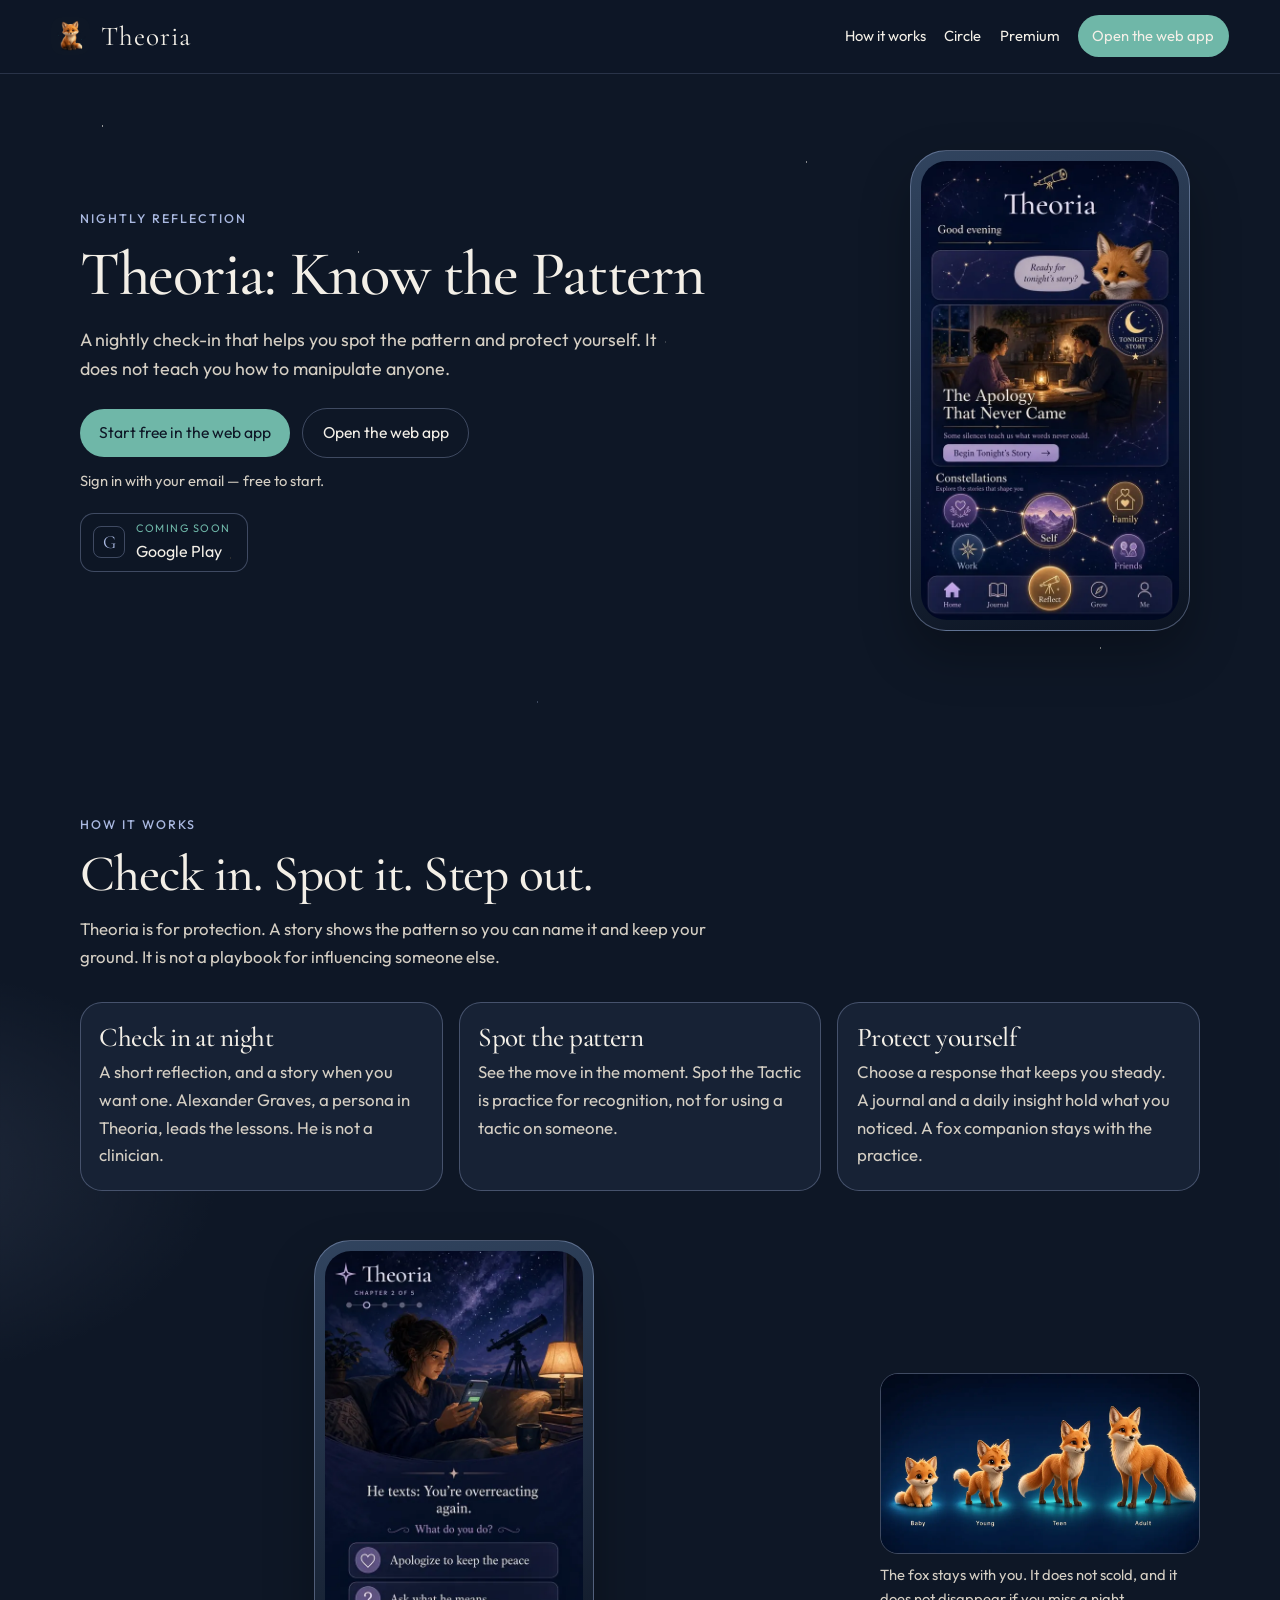
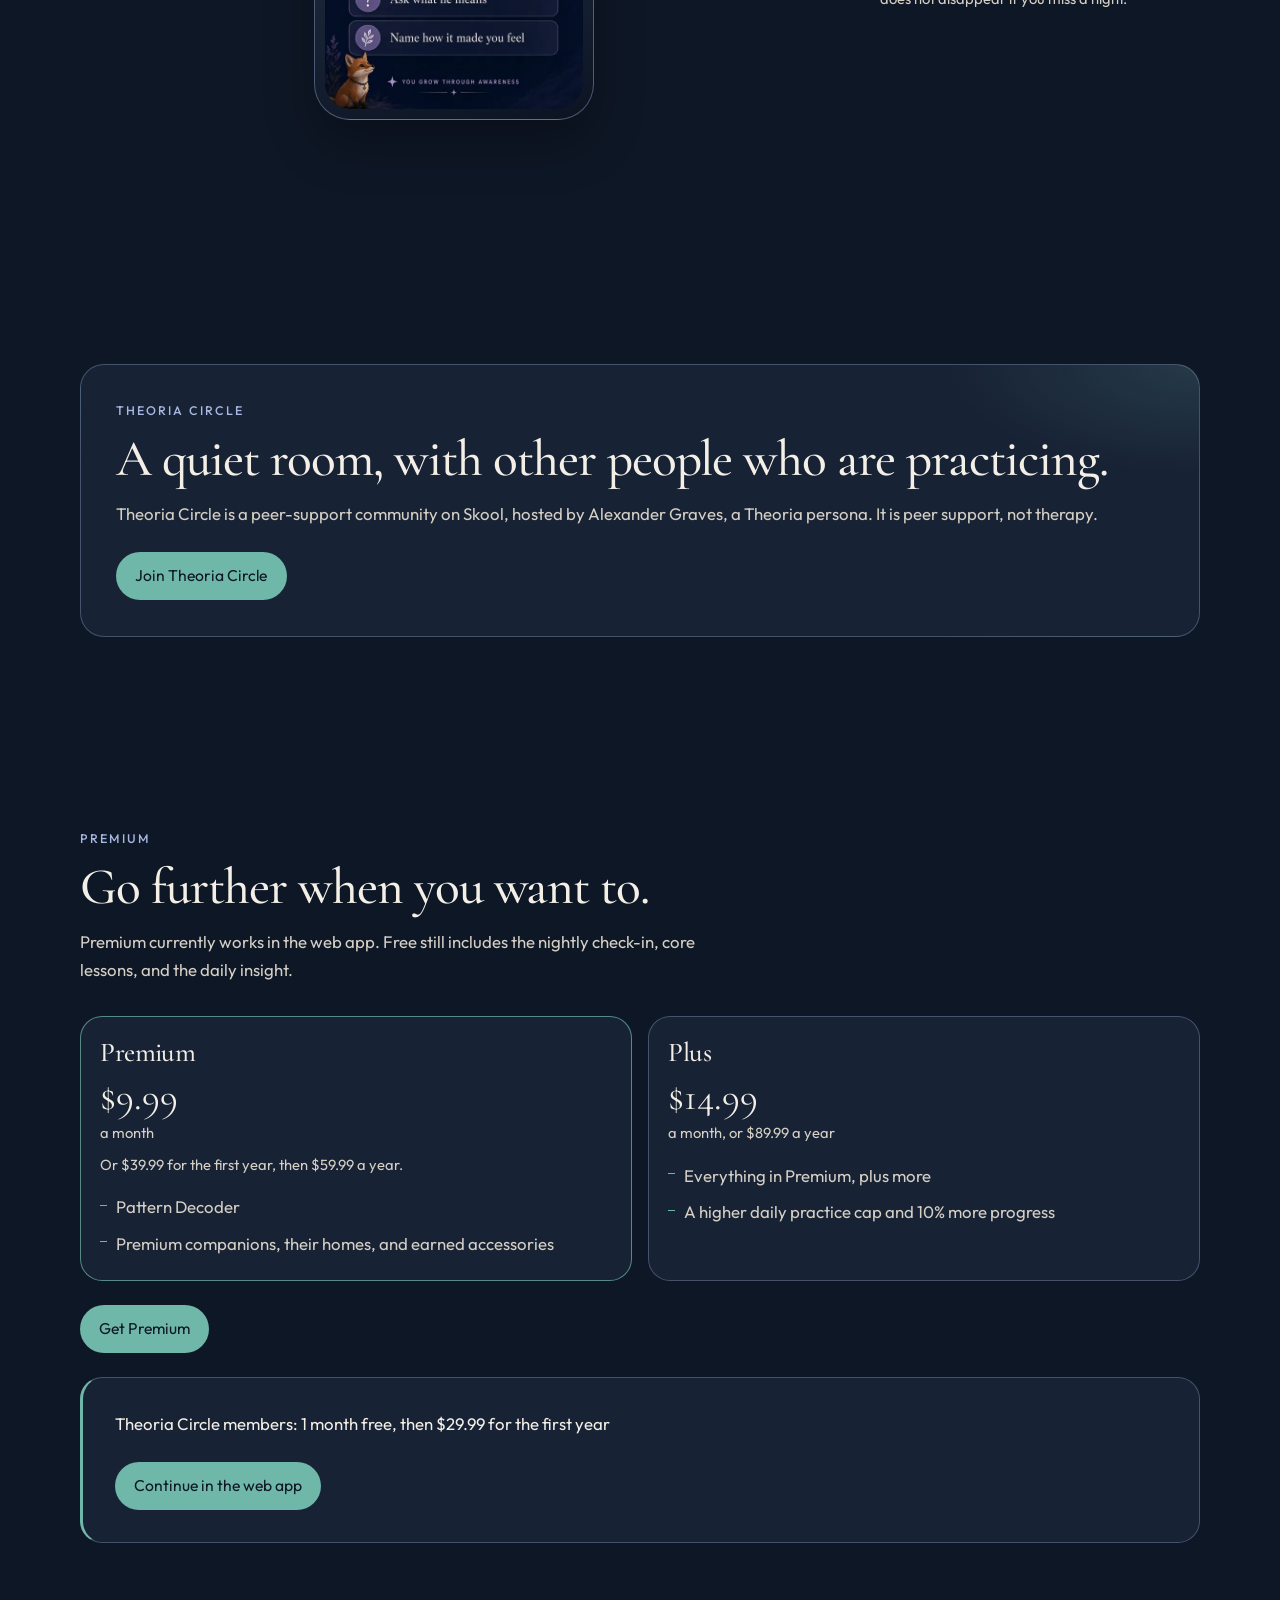
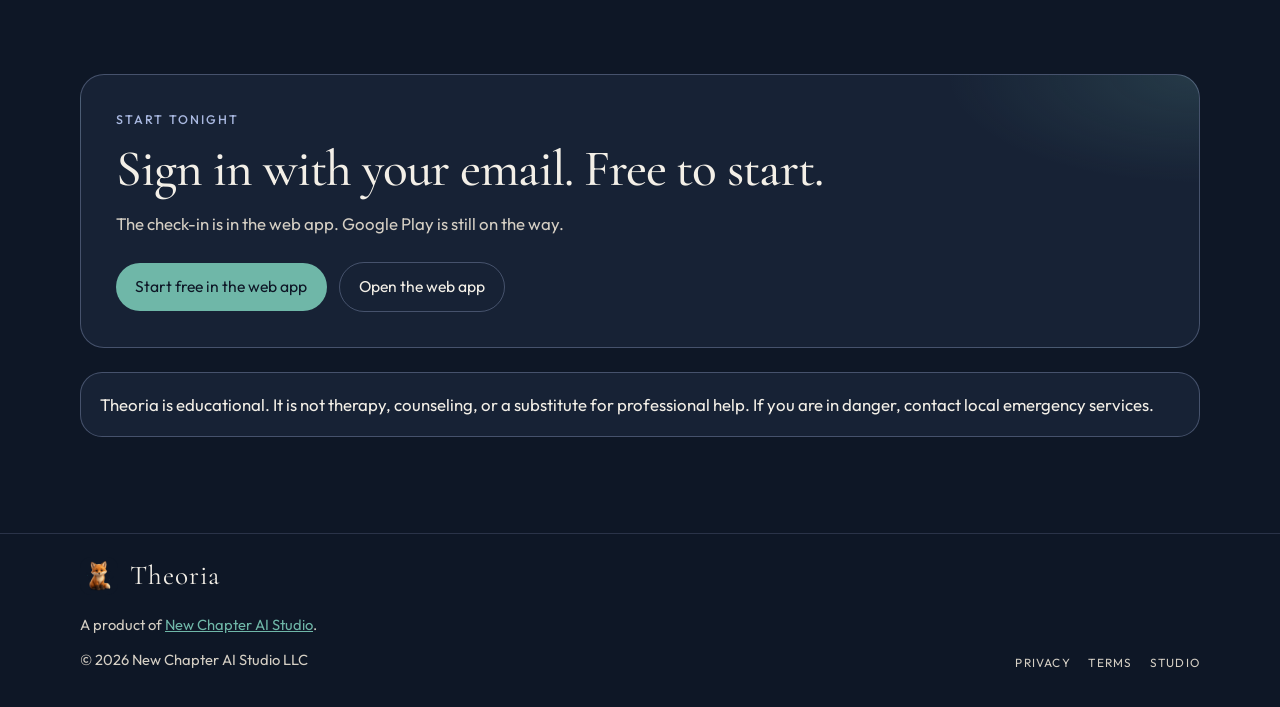
<file: theoria/index.html>
<!DOCTYPE html>
<html lang="en-US">
<head>
  <meta charset="utf-8">
  <meta name="viewport" content="width=device-width, initial-scale=1">
  <!--
    SITE BASE: https://newchapteraistudio.com/theoria
    Canonical, Open Graph, and JSON-LD repeat that prefix so previews
    work before JavaScript. Change the prefix in this head if the public URL changes.
  -->
  <title>Theoria: Know the Pattern | New Chapter AI Studio</title>
  <meta name="description" content="Theoria is a nightly reflection and check-in. Spot the pattern and protect yourself. Start free in the web app.">
  <meta name="theme-color" content="#0E1726">
  <meta name="author" content="New Chapter AI Studio">
  <link rel="canonical" href="https://newchapteraistudio.com/theoria/">
  <link rel="icon" href="assets/favicon-32.png" type="image/png">
  <link rel="apple-touch-icon" href="assets/apple-touch.png">
  <meta property="og:locale" content="en_US">
  <meta property="og:site_name" content="Theoria">
  <meta property="og:title" content="Theoria: Know the Pattern">
  <meta property="og:description" content="A nightly check-in that helps you spot the pattern and protect yourself. Start free in the web app.">
  <meta property="og:type" content="website">
  <meta property="og:url" content="https://newchapteraistudio.com/theoria/">
  <meta property="og:image" content="https://newchapteraistudio.com/theoria/assets/og.jpg">
  <meta property="og:image:width" content="1200">
  <meta property="og:image:height" content="630">
  <meta property="og:image:alt" content="Theoria, a fox companion on a night-navy field">
  <meta name="twitter:card" content="summary_large_image">
  <meta name="twitter:title" content="Theoria: Know the Pattern">
  <meta name="twitter:description" content="A nightly check-in that helps you spot the pattern and protect yourself. Start free in the web app.">
  <meta name="twitter:image" content="https://newchapteraistudio.com/theoria/assets/og.jpg">
  <meta name="twitter:image:alt" content="Theoria, a fox companion on a night-navy field">
  <link rel="preconnect" href="https://fonts.googleapis.com">
  <link rel="preconnect" href="https://fonts.gstatic.com" crossorigin>
  <link rel="stylesheet" href="https://fonts.googleapis.com/css2?family=Cormorant+Garamond:ital,wght@0,500;0,600;1,500&family=Outfit:wght@300;400;500&display=swap">
  <link rel="stylesheet" href="styles.css">
  <script type="application/ld+json">
  {
    "@context": "https://schema.org",
    "@type": "MobileApplication",
    "name": "Theoria",
    "alternateName": "Theoria: Know the Pattern",
    "url": "https://newchapteraistudio.com/theoria/",
    "image": "https://newchapteraistudio.com/theoria/assets/og.jpg",
    "applicationCategory": "EducationalApplication",
    "operatingSystem": "Android",
    "inLanguage": "en-US",
    "isAccessibleForFree": true,
    "description": "Theoria is a nightly reflection and check-in from New Chapter AI Studio. It helps people spot patterns and protect themselves. It is not therapy.",
    "publisher": {
      "@type": "Organization",
      "name": "New Chapter AI Studio",
      "legalName": "New Chapter AI Studio LLC",
      "url": "https://newchapteraistudio.com/",
      "email": "support@newchapteraistudio.com"
    }
  }
  </script>
</head>
<body>
  <a class="skip" href="#content">Skip to content</a>
  <header class="site-header">
    <a class="brand" href="./">
      <img src="assets/logo.png" width="192" height="192" alt="">
      <span class="wordmark">Theoria</span>
    </a>
    <nav class="nav-desktop" aria-label="Primary">
      <a href="#how">How it works</a>
      <a href="#circle">Circle</a>
      <a href="#premium">Premium</a>
      <a class="btn btn-nav" href="https://theoria-web-woad.vercel.app">Open the web app</a>
    </nav>
    <details class="nav-mobile">
      <summary>Menu</summary>
      <nav aria-label="Primary">
        <a href="#how">How it works</a>
        <a href="#circle">Circle</a>
        <a href="#premium">Premium</a>
        <a href="https://theoria-web-woad.vercel.app">Open the web app</a>
      </nav>
    </details>
  </header>

  <main id="content">
    <section class="hero">
      <div class="hero-grid">
        <div>
          <p class="eyebrow">Nightly reflection</p>
          <h1>Theoria: Know the Pattern</h1>
          <p class="lede">A nightly check-in that helps you spot the pattern and protect yourself. It does not teach you how to manipulate anyone.</p>
          <div class="hero-actions">
            <a class="btn" href="https://theoria-web-woad.vercel.app">Start free in the web app</a>
            <a class="btn btn-line" href="https://theoria-web-woad.vercel.app">Open the web app</a>
          </div>
          <p class="form-note">Sign in with your email — free to start.</p>
          <p class="store-badge" style="margin-top:1.25rem">
            <span class="store-mark" aria-hidden="true">G</span>
            <span>
              <span class="store-kicker">Coming soon</span>
              <span class="store-name">Google Play</span>
            </span>
          </p>
        </div>
        <div class="device">
          <img src="assets/home.webp" width="540" height="960" alt="Sample home screen with tonight’s story and a fox companion">
        </div>
      </div>
    </section>

    <section class="section" id="how">
      <div class="wrap">
        <header class="section-head">
          <p class="eyebrow">How it works</p>
          <h2>Check in. Spot it. Step out.</h2>
          <p class="muted">Theoria is for protection. A story shows the pattern so you can name it and keep your ground. It is not a playbook for influencing someone else.</p>
        </header>
        <div class="grid-3">
          <article class="card mini">
            <h3>Check in at night</h3>
            <p class="muted">A short reflection, and a story when you want one. Alexander Graves, a persona in Theoria, leads the lessons. He is not a clinician.</p>
          </article>
          <article class="card mini">
            <h3>Spot the pattern</h3>
            <p class="muted">See the move in the moment. Spot the Tactic is practice for recognition, not for using a tactic on someone.</p>
          </article>
          <article class="card mini">
            <h3>Protect yourself</h3>
            <p class="muted">Choose a response that keeps you steady. A journal and a daily insight hold what you noticed. A fox companion stays with the practice.</p>
          </article>
        </div>
        <div class="split" style="margin-top:2rem">
          <figure class="device">
            <img src="assets/story.webp" width="540" height="960" alt="Sample story screen: a message, three choices, and a fox in the corner">
          </figure>
          <figure class="frame">
            <img src="assets/fox-stages.webp" width="1100" height="619" alt="The fox companion drawn at four stages: baby, young, teen, and adult">
            <figcaption>The fox stays with you. It does not scold, and it does not disappear if you miss a night.</figcaption>
          </figure>
        </div>
      </div>
    </section>

    <section class="section" id="circle">
      <div class="wrap">
        <div class="band">
          <p class="eyebrow">Theoria Circle</p>
          <h2>A quiet room, with other people who are practicing.</h2>
          <p class="muted">Theoria Circle is a peer-support community on Skool, hosted by Alexander Graves, a Theoria persona. It is peer support, not therapy.</p>
          <div class="hero-actions">
            <a class="btn" href="https://www.skool.com/theoria-circle-3426">Join Theoria Circle</a>
          </div>
        </div>
      </div>
    </section>

    <section class="section" id="premium">
      <div class="wrap">
        <header class="section-head">
          <p class="eyebrow">Premium</p>
          <h2>Go further when you want to.</h2>
          <p class="muted">Premium currently works in the web app. Free still includes the nightly check-in, core lessons, and the daily insight.</p>
        </header>
        <div class="prices">
          <article class="price featured">
            <h3>Premium</h3>
            <p class="amount">$9.99</p>
            <p class="fine">a month</p>
            <p class="fine" style="margin-top:0.45rem">Or $39.99 for the first year, then $59.99 a year.</p>
            <ul>
              <li>Pattern Decoder</li>
              <li>Premium companions, their homes, and earned accessories</li>
            </ul>
          </article>
          <article class="price">
            <h3>Plus</h3>
            <p class="amount">$14.99</p>
            <p class="fine">a month, or $89.99 a year</p>
            <ul>
              <li>Everything in Premium, plus more</li>
              <li>A higher daily practice cap and 10% more progress</li>
            </ul>
          </article>
        </div>
        <div class="hero-actions">
          <a class="btn" href="https://theoria-web-woad.vercel.app">Get Premium</a>
        </div>
        <div class="stance" style="margin-top:1.5rem">
          <p>Theoria Circle members: 1 month free, then $29.99 for the first year</p>
          <div class="hero-actions">
            <a class="btn" href="https://theoria-web-woad.vercel.app/circle">Continue in the web app</a>
          </div>
        </div>
      </div>
    </section>

    <section class="section" id="start" style="padding-top:0">
      <div class="wrap">
        <div class="band">
          <p class="eyebrow">Start tonight</p>
          <h2>Sign in with your email. Free to start.</h2>
          <p class="muted">The check-in is in the web app. Google Play is still on the way.</p>
          <div class="hero-actions">
            <a class="btn" href="https://theoria-web-woad.vercel.app">Start free in the web app</a>
            <a class="btn btn-line" href="https://theoria-web-woad.vercel.app">Open the web app</a>
          </div>
        </div>
        <div class="disclaimer">
          <p>Theoria is educational. It is not therapy, counseling, or a substitute for professional help. If you are in danger, contact local emergency services.</p>
        </div>
      </div>
    </section>
  </main>

  <footer class="site-footer">
    <div class="wrap footer-inner">
      <div>
        <a class="brand" href="./">
          <img src="assets/logo.png" width="192" height="192" alt="">
          <span class="wordmark">Theoria</span>
        </a>
        <p class="form-note">A product of <a href="https://newchapteraistudio.com/">New Chapter AI Studio</a>.</p>
        <p class="form-note">© 2026 New Chapter AI Studio LLC</p>
      </div>
      <nav class="footer-links" aria-label="Footer">
        <a href="privacy.html">Privacy</a>
        <a href="terms.html">Terms</a>
        <a href="https://newchapteraistudio.com/">Studio</a>
      </nav>
    </div>
  </footer>
  <script defer src='https://static.cloudflareinsights.com/beacon.min.js' data-cf-beacon='{"token": "4767ca6e1e7e48c88de292ce6e66c8ca"}'></script>
</body>
</html>
</file>
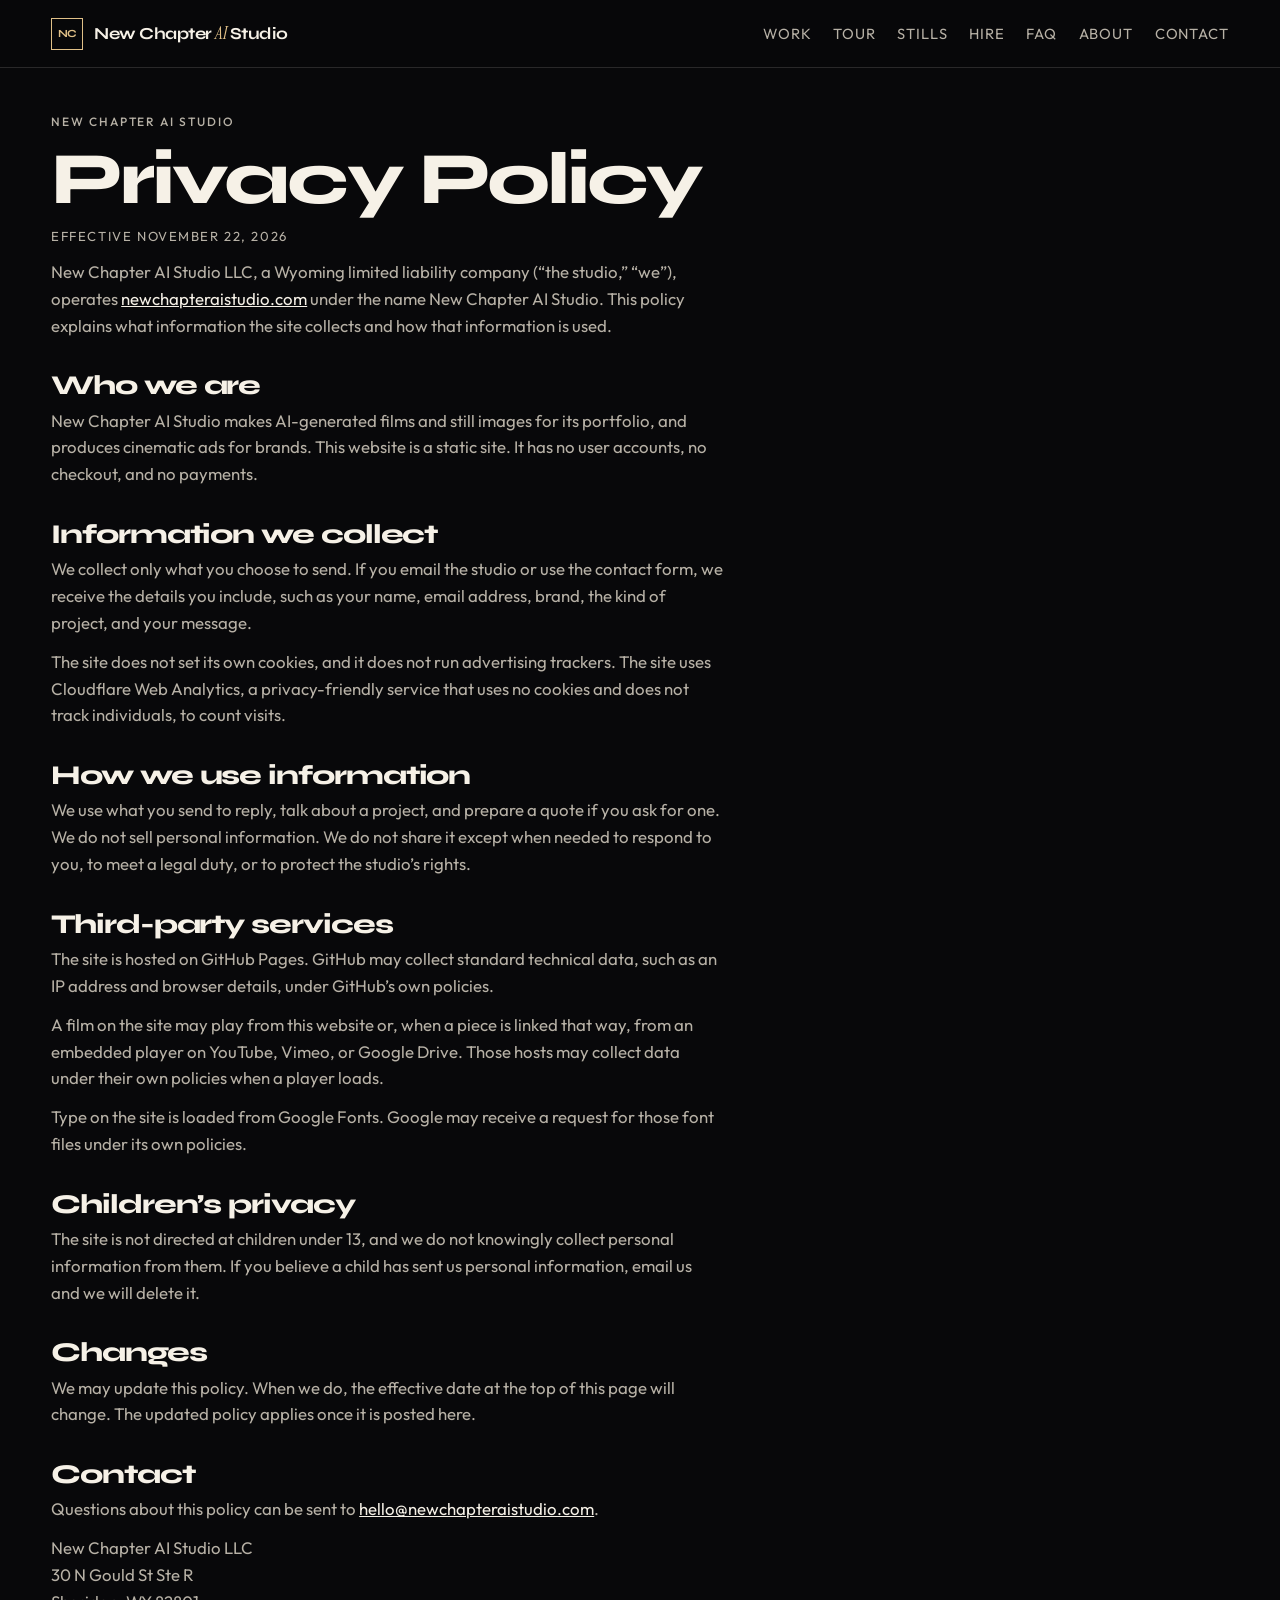
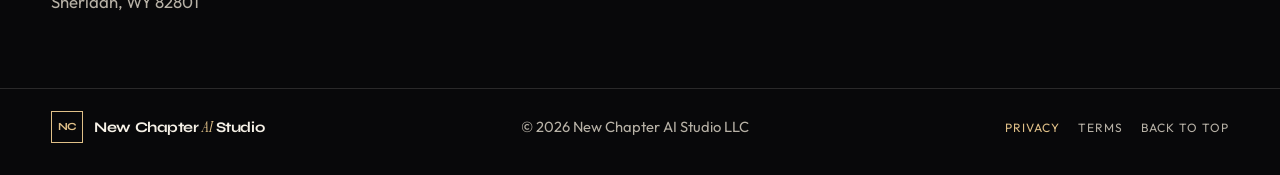
<file: privacy.html>
<!DOCTYPE html>
<html lang="en-US">
<head>
  <meta charset="utf-8">
  <meta name="viewport" content="width=device-width, initial-scale=1">
  <title>Privacy Policy for AI Video Ads | New Chapter AI Studio</title>
  <meta name="description" content="Privacy Policy for New Chapter AI Studio, which works remotely with US businesses. The site collects only what you send by email or the contact form.">
  <meta name="theme-color" content="#08080a">
  <meta name="author" content="New Chapter AI Studio">
  <link rel="canonical" href="https://newchapteraistudio.com/privacy.html">
  <link rel="icon" href="favicon.svg" type="image/svg+xml">
  <link rel="apple-touch-icon" href="apple-touch-icon.png">
  <meta property="og:title" content="Privacy Policy for AI Video Ads | New Chapter AI Studio">
  <meta property="og:description" content="Privacy Policy for New Chapter AI Studio, which works remotely with US businesses. The site collects only what you send by email or the contact form.">
  <meta property="og:locale" content="en_US">
  <meta property="og:type" content="website">
  <meta property="og:url" content="https://newchapteraistudio.com/privacy.html">
  <meta property="og:image" content="https://newchapteraistudio.com/assets/images/og-share.jpg">
  <meta property="og:image:width" content="1200">
  <meta property="og:image:height" content="630">
  <meta property="og:image:alt" content="New Chapter AI Studio — cinematic AI video ads">
  <meta name="twitter:card" content="summary_large_image">
  <meta name="twitter:title" content="Privacy Policy for AI Video Ads | New Chapter AI Studio">
  <meta name="twitter:description" content="Privacy Policy for New Chapter AI Studio, which works remotely with US businesses. The site collects only what you send by email or the contact form.">
  <meta name="twitter:image" content="https://newchapteraistudio.com/assets/images/og-share.jpg">
  <script>document.documentElement.classList.add("js");</script>
  <link rel="preconnect" href="https://fonts.googleapis.com">
  <link rel="preconnect" href="https://fonts.gstatic.com" crossorigin>
  <link rel="preload" as="style" href="https://fonts.googleapis.com/css2?family=Instrument+Serif:ital@0;1&family=Outfit:wght@300;400;500;600&family=Syne:wght@500;600;700;800&display=swap" onload="this.onload=null;this.rel='stylesheet'">
  <noscript><link rel="stylesheet" href="https://fonts.googleapis.com/css2?family=Instrument+Serif:ital@0;1&family=Outfit:wght@300;400;500;600&family=Syne:wght@500;600;700;800&display=swap"></noscript>
  <link rel="stylesheet" href="css/styles.css">
</head>
<body class="page-legal">
  <a class="skip" href="#content">Skip to policy</a>

  <header class="nav" id="nav">
    <a class="logo" href="index.html">
      <span class="logo-mark" aria-hidden="true">NC</span>
      <span class="logo-type">New Chapter <em>AI</em> Studio</span>
    </a>
    <button class="nav-toggle" type="button" aria-expanded="false" aria-controls="nav-links">
      <span class="when-closed">Menu</span>
      <span class="when-open">Close</span>
    </button>
    <nav id="nav-links" class="nav-links" aria-label="Primary">
      <a href="index.html#work">Work</a>
      <a href="index.html#tour">Tour</a>
      <a href="index.html#stills">Stills</a>
      <a href="index.html#services">Hire</a>
      <a href="index.html#faq">FAQ</a>
      <a href="index.html#about">About</a>
      <a href="index.html#contact">Contact</a>
    </nav>
  </header>

  <main id="content" class="legal">
    <article class="legal-doc">
      <p class="eyebrow">New Chapter AI Studio</p>
      <h1>Privacy Policy</h1>
      <p class="legal-meta">Effective November 22, 2026</p>

      <p>New Chapter AI Studio LLC, a Wyoming limited liability company (“the studio,” “we”), operates <a href="https://newchapteraistudio.com">newchapteraistudio.com</a> under the name New Chapter AI Studio. This policy explains what information the site collects and how that information is used.</p>

      <h2>Who we are</h2>
      <p>New Chapter AI Studio makes AI-generated films and still images for its portfolio, and produces cinematic ads for brands. This website is a static site. It has no user accounts, no checkout, and no payments.</p>

      <h2>Information we collect</h2>
      <p>We collect only what you choose to send. If you email the studio or use the contact form, we receive the details you include, such as your name, email address, brand, the kind of project, and your message.</p>
      <p>The site does not set its own cookies, and it does not run advertising trackers. The site uses Cloudflare Web Analytics, a privacy-friendly service that uses no cookies and does not track individuals, to count visits.</p>

      <h2>How we use information</h2>
      <p>We use what you send to reply, talk about a project, and prepare a quote if you ask for one. We do not sell personal information. We do not share it except when needed to respond to you, to meet a legal duty, or to protect the studio’s rights.</p>

      <h2>Third-party services</h2>
      <p>The site is hosted on GitHub Pages. GitHub may collect standard technical data, such as an IP address and browser details, under GitHub’s own policies.</p>
      <p>A film on the site may play from this website or, when a piece is linked that way, from an embedded player on YouTube, Vimeo, or Google Drive. Those hosts may collect data under their own policies when a player loads.</p>
      <p>Type on the site is loaded from Google Fonts. Google may receive a request for those font files under its own policies.</p>

      <h2>Children’s privacy</h2>
      <p>The site is not directed at children under 13, and we do not knowingly collect personal information from them. If you believe a child has sent us personal information, email us and we will delete it.</p>

      <h2>Changes</h2>
      <p>We may update this policy. When we do, the effective date at the top of this page will change. The updated policy applies once it is posted here.</p>

      <h2>Contact</h2>
      <p>Questions about this policy can be sent to <a href="mailto:hello@newchapteraistudio.com">hello@newchapteraistudio.com</a>.</p>
      <p>New Chapter AI Studio LLC<br>30 N Gould St Ste R<br>Sheridan, WY 82801</p>
    </article>
  </main>

  <footer class="footer">
    <div class="wrap footer-inner">
      <a class="logo" href="index.html">
        <span class="logo-mark" aria-hidden="true">NC</span>
        <span class="logo-type">New Chapter <em>AI</em> Studio</span>
      </a>
      <p>© 2026 New Chapter AI Studio LLC</p>
      <nav class="footer-links" aria-label="Legal">
        <a href="privacy.html" aria-current="page">Privacy</a>
        <a href="terms.html">Terms</a>
        <a class="to-top" href="#content">Back to top</a>
      </nav>
    </div>
  </footer>

  <script src="js/legal-nav.js"></script>
  <script defer src='https://static.cloudflareinsights.com/beacon.min.js' data-cf-beacon='{"token": "4767ca6e1e7e48c88de292ce6e66c8ca"}'></script>
</body>
</html>
</file>
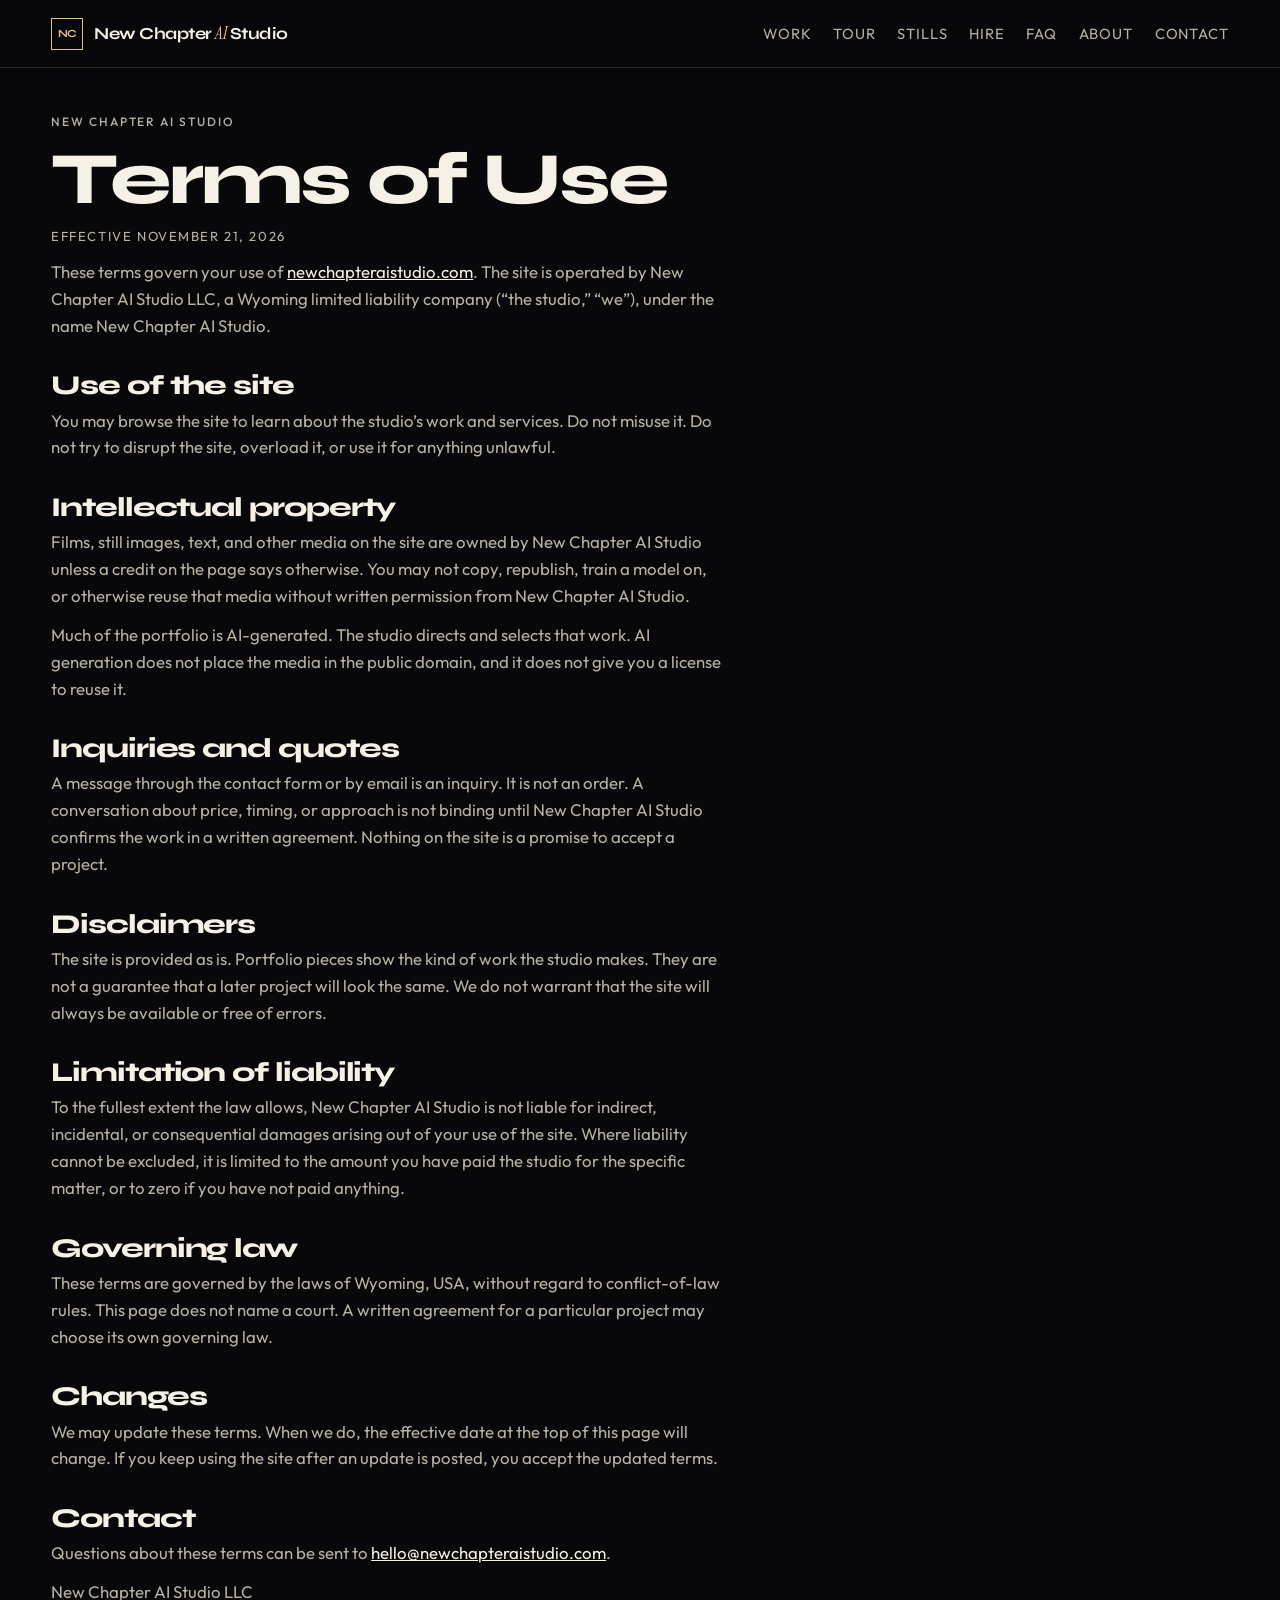
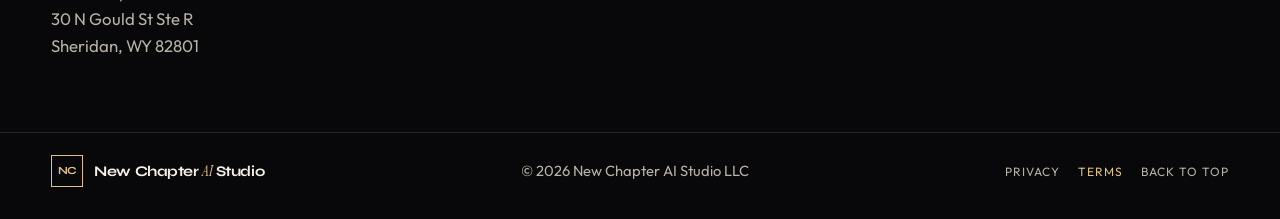
<file: terms.html>
<!DOCTYPE html>
<html lang="en-US">
<head>
  <meta charset="utf-8">
  <meta name="viewport" content="width=device-width, initial-scale=1">
  <title>Terms of Use, Cinematic AI Ads | New Chapter AI Studio</title>
  <meta name="description" content="Terms of Use for New Chapter AI Studio. The studio works remotely with US businesses and quotes in USD. Films and stills on this site are owned by the studio.">
  <meta name="theme-color" content="#08080a">
  <meta name="author" content="New Chapter AI Studio">
  <link rel="canonical" href="https://newchapteraistudio.com/terms.html">
  <link rel="icon" href="favicon.svg" type="image/svg+xml">
  <link rel="apple-touch-icon" href="apple-touch-icon.png">
  <meta property="og:title" content="Terms of Use, Cinematic AI Ads | New Chapter AI Studio">
  <meta property="og:description" content="Terms of Use for New Chapter AI Studio. The studio works remotely with US businesses and quotes in USD. Films and stills on this site are owned by the studio.">
  <meta property="og:locale" content="en_US">
  <meta property="og:type" content="website">
  <meta property="og:url" content="https://newchapteraistudio.com/terms.html">
  <meta property="og:image" content="https://newchapteraistudio.com/assets/images/og-share.jpg">
  <meta property="og:image:width" content="1200">
  <meta property="og:image:height" content="630">
  <meta property="og:image:alt" content="New Chapter AI Studio — cinematic AI video ads">
  <meta name="twitter:card" content="summary_large_image">
  <meta name="twitter:title" content="Terms of Use, Cinematic AI Ads | New Chapter AI Studio">
  <meta name="twitter:description" content="Terms of Use for New Chapter AI Studio. The studio works remotely with US businesses and quotes in USD. Films and stills on this site are owned by the studio.">
  <meta name="twitter:image" content="https://newchapteraistudio.com/assets/images/og-share.jpg">
  <script>document.documentElement.classList.add("js");</script>
  <link rel="preconnect" href="https://fonts.googleapis.com">
  <link rel="preconnect" href="https://fonts.gstatic.com" crossorigin>
  <link rel="preload" as="style" href="https://fonts.googleapis.com/css2?family=Instrument+Serif:ital@0;1&family=Outfit:wght@300;400;500;600&family=Syne:wght@500;600;700;800&display=swap" onload="this.onload=null;this.rel='stylesheet'">
  <noscript><link rel="stylesheet" href="https://fonts.googleapis.com/css2?family=Instrument+Serif:ital@0;1&family=Outfit:wght@300;400;500;600&family=Syne:wght@500;600;700;800&display=swap"></noscript>
  <link rel="stylesheet" href="css/styles.css">
</head>
<body class="page-legal">
  <a class="skip" href="#content">Skip to terms</a>

  <header class="nav" id="nav">
    <a class="logo" href="index.html">
      <span class="logo-mark" aria-hidden="true">NC</span>
      <span class="logo-type">New Chapter <em>AI</em> Studio</span>
    </a>
    <button class="nav-toggle" type="button" aria-expanded="false" aria-controls="nav-links">
      <span class="when-closed">Menu</span>
      <span class="when-open">Close</span>
    </button>
    <nav id="nav-links" class="nav-links" aria-label="Primary">
      <a href="index.html#work">Work</a>
      <a href="index.html#tour">Tour</a>
      <a href="index.html#stills">Stills</a>
      <a href="index.html#services">Hire</a>
      <a href="index.html#faq">FAQ</a>
      <a href="index.html#about">About</a>
      <a href="index.html#contact">Contact</a>
    </nav>
  </header>

  <main id="content" class="legal">
    <article class="legal-doc">
      <p class="eyebrow">New Chapter AI Studio</p>
      <h1>Terms of Use</h1>
      <p class="legal-meta">Effective November 21, 2026</p>

      <p>These terms govern your use of <a href="https://newchapteraistudio.com">newchapteraistudio.com</a>. The site is operated by New Chapter AI Studio LLC, a Wyoming limited liability company (“the studio,” “we”), under the name New Chapter AI Studio.</p>

      <h2>Use of the site</h2>
      <p>You may browse the site to learn about the studio’s work and services. Do not misuse it. Do not try to disrupt the site, overload it, or use it for anything unlawful.</p>

      <h2>Intellectual property</h2>
      <p>Films, still images, text, and other media on the site are owned by New Chapter AI Studio unless a credit on the page says otherwise. You may not copy, republish, train a model on, or otherwise reuse that media without written permission from New Chapter AI Studio.</p>
      <p>Much of the portfolio is AI-generated. The studio directs and selects that work. AI generation does not place the media in the public domain, and it does not give you a license to reuse it.</p>

      <h2>Inquiries and quotes</h2>
      <p>A message through the contact form or by email is an inquiry. It is not an order. A conversation about price, timing, or approach is not binding until New Chapter AI Studio confirms the work in a written agreement. Nothing on the site is a promise to accept a project.</p>

      <h2>Disclaimers</h2>
      <p>The site is provided as is. Portfolio pieces show the kind of work the studio makes. They are not a guarantee that a later project will look the same. We do not warrant that the site will always be available or free of errors.</p>

      <h2>Limitation of liability</h2>
      <p>To the fullest extent the law allows, New Chapter AI Studio is not liable for indirect, incidental, or consequential damages arising out of your use of the site. Where liability cannot be excluded, it is limited to the amount you have paid the studio for the specific matter, or to zero if you have not paid anything.</p>

      <h2>Governing law</h2>
      <p>These terms are governed by the laws of Wyoming, USA, without regard to conflict-of-law rules. This page does not name a court. A written agreement for a particular project may choose its own governing law.</p>

      <h2>Changes</h2>
      <p>We may update these terms. When we do, the effective date at the top of this page will change. If you keep using the site after an update is posted, you accept the updated terms.</p>

      <h2>Contact</h2>
      <p>Questions about these terms can be sent to <a href="mailto:hello@newchapteraistudio.com">hello@newchapteraistudio.com</a>.</p>
      <p>New Chapter AI Studio LLC<br>30 N Gould St Ste R<br>Sheridan, WY 82801</p>
    </article>
  </main>

  <footer class="footer">
    <div class="wrap footer-inner">
      <a class="logo" href="index.html">
        <span class="logo-mark" aria-hidden="true">NC</span>
        <span class="logo-type">New Chapter <em>AI</em> Studio</span>
      </a>
      <p>© 2026 New Chapter AI Studio LLC</p>
      <nav class="footer-links" aria-label="Legal">
        <a href="privacy.html">Privacy</a>
        <a href="terms.html" aria-current="page">Terms</a>
        <a class="to-top" href="#content">Back to top</a>
      </nav>
    </div>
  </footer>

  <script src="js/legal-nav.js"></script>
  <script defer src='https://static.cloudflareinsights.com/beacon.min.js' data-cf-beacon='{"token": "4767ca6e1e7e48c88de292ce6e66c8ca"}'></script>
</body>
</html>
</file>
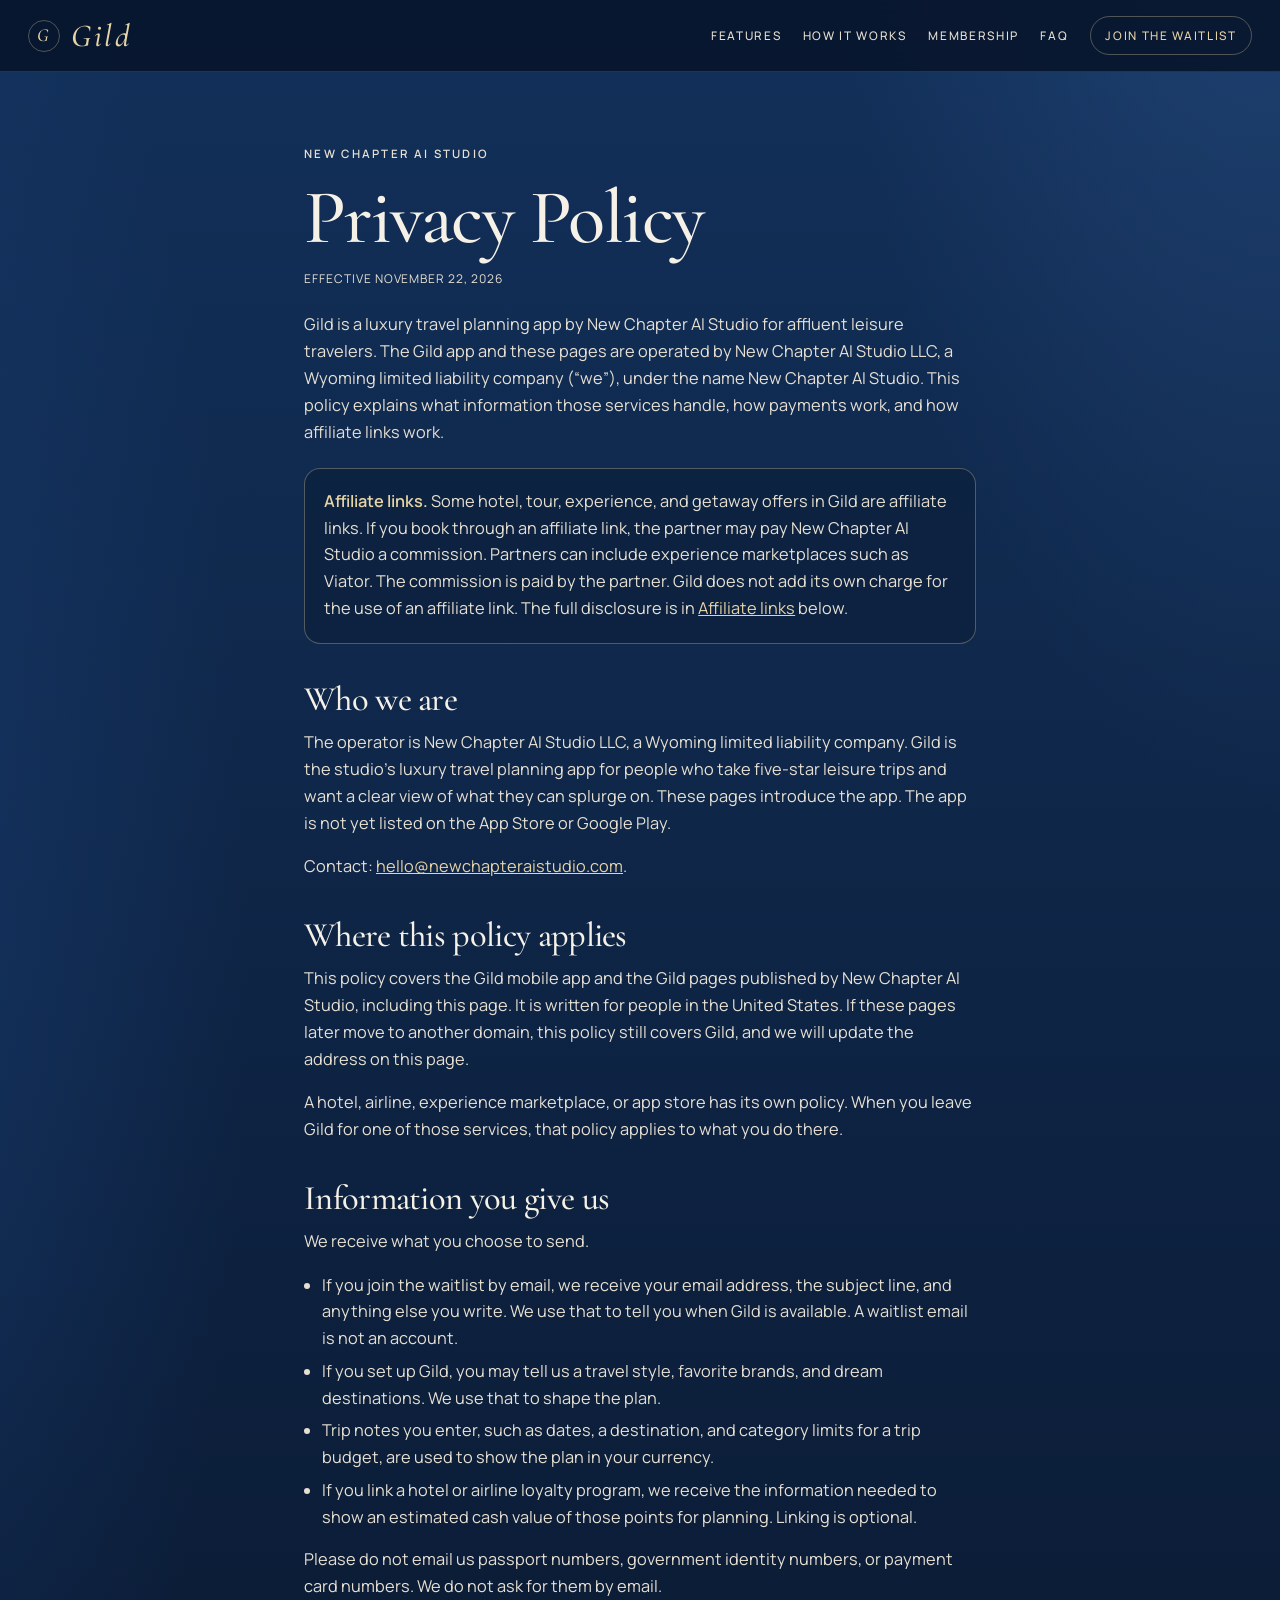
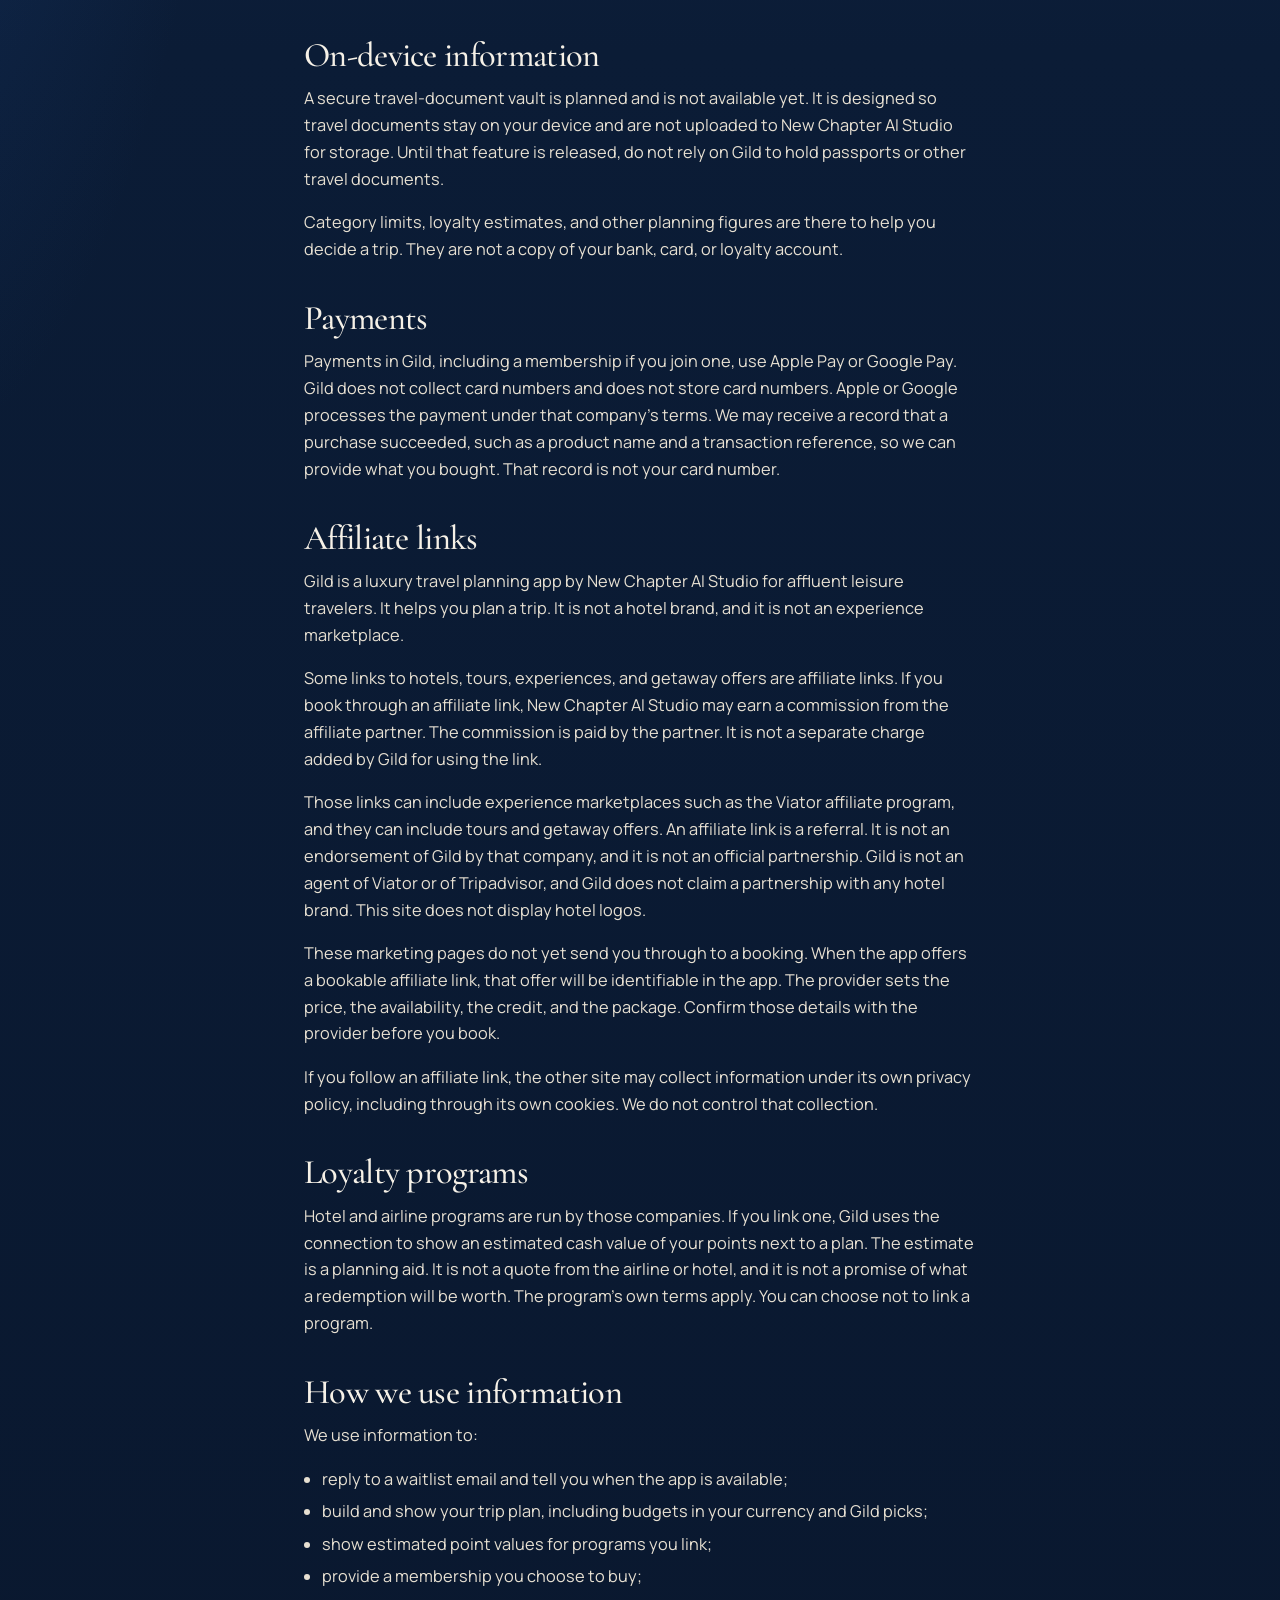
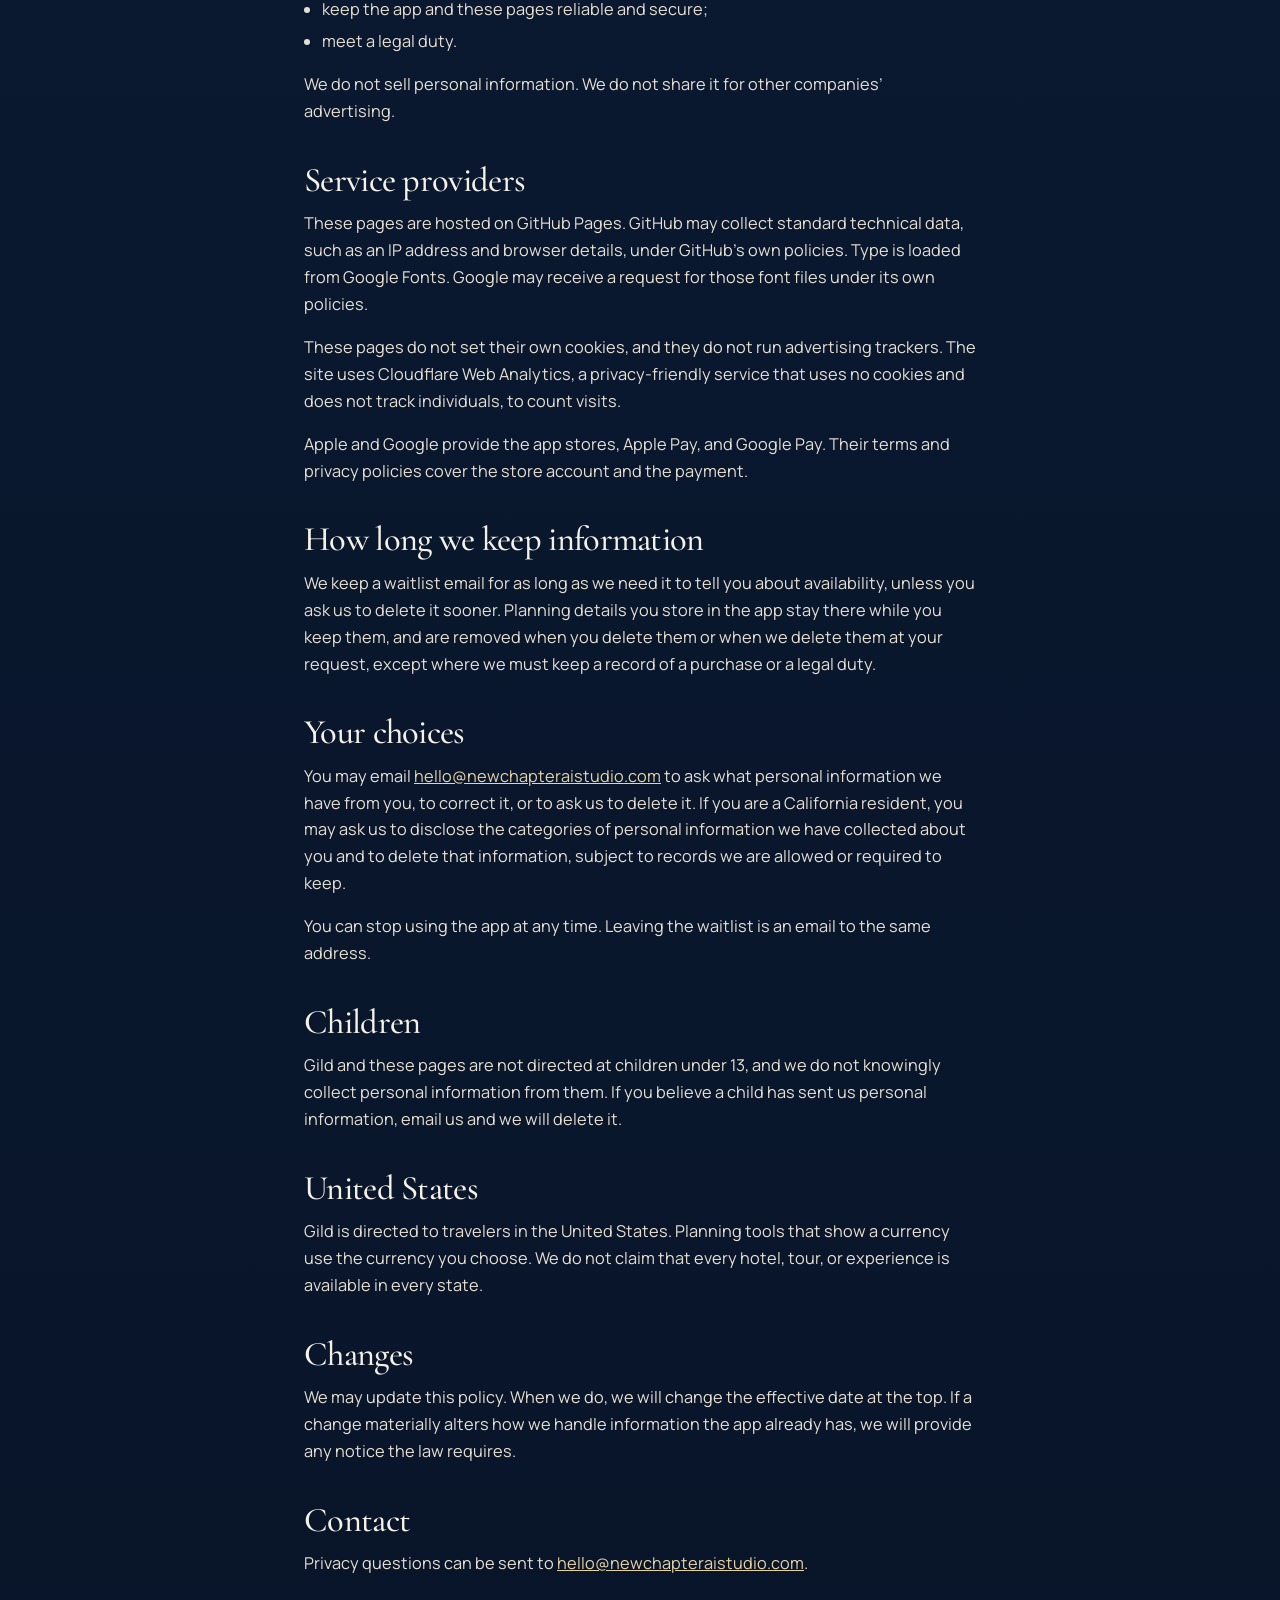
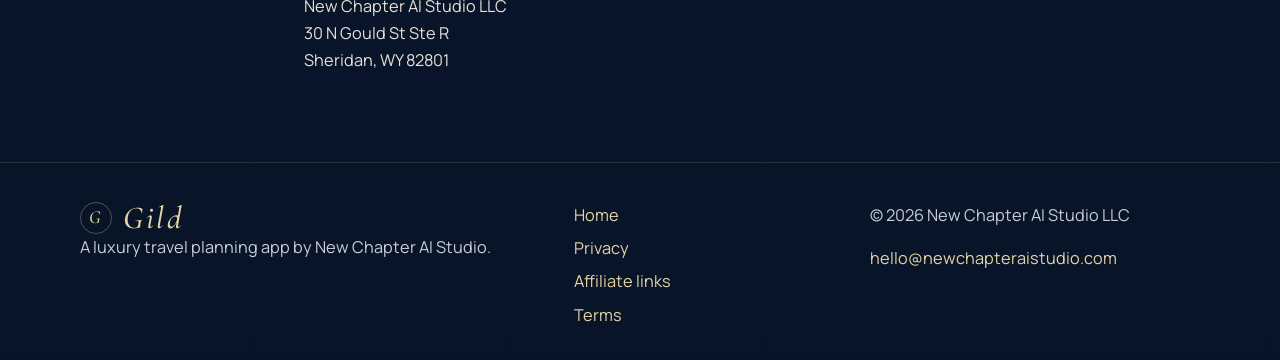
<file: gild/privacy.html>
<!DOCTYPE html>
<html lang="en-US" data-page="privacy.html">
<head>
  <meta charset="utf-8">
  <meta name="viewport" content="width=device-width, initial-scale=1">
  <title>Privacy Policy | Gild | New Chapter AI Studio</title>
  <meta name="description" content="Privacy Policy for Gild, the luxury travel planning app by New Chapter AI Studio. Affiliate links, on-device data, and Apple Pay and Google Pay.">
  <meta name="theme-color" content="#0b1c36">
  <meta name="author" content="New Chapter AI Studio">
  <meta name="robots" content="index, follow">
  <!-- SITE BASE: https://newchapteraistudio.com/gild — see js/config.js -->
  <link rel="canonical" href="https://newchapteraistudio.com/gild/privacy.html">
  <link rel="icon" href="favicon.svg" type="image/svg+xml">
  <link rel="apple-touch-icon" href="assets/apple-touch-icon.png">
  <meta property="og:locale" content="en_US">
  <meta property="og:site_name" content="Gild">
  <meta property="og:title" content="Privacy Policy | Gild | New Chapter AI Studio">
  <meta property="og:description" content="Privacy Policy for Gild, the luxury travel planning app by New Chapter AI Studio. Affiliate links, on-device data, and Apple Pay and Google Pay.">
  <meta property="og:type" content="website">
  <meta property="og:url" content="https://newchapteraistudio.com/gild/privacy.html">
  <meta property="og:image" content="https://newchapteraistudio.com/gild/assets/og.png">
  <meta property="og:image:type" content="image/png">
  <meta property="og:image:width" content="1200">
  <meta property="og:image:height" content="630">
  <meta property="og:image:alt" content="Gild, luxury travel planning by New Chapter AI Studio">
  <meta name="twitter:card" content="summary_large_image">
  <meta name="twitter:title" content="Privacy Policy | Gild | New Chapter AI Studio">
  <meta name="twitter:description" content="Privacy Policy for Gild, the luxury travel planning app by New Chapter AI Studio. Affiliate links, on-device data, and Apple Pay and Google Pay.">
  <meta name="twitter:image" content="https://newchapteraistudio.com/gild/assets/og.png">
  <meta name="twitter:image:alt" content="Gild, luxury travel planning by New Chapter AI Studio">
  <script>document.documentElement.classList.add("js");</script>
  <link rel="preconnect" href="https://fonts.googleapis.com">
  <link rel="preconnect" href="https://fonts.gstatic.com" crossorigin>
  <link rel="preload" as="style" href="https://fonts.googleapis.com/css2?family=Cormorant+Garamond:ital,wght@0,500;0,600;1,500;1,600&family=Manrope:wght@300;400;500;600&display=swap" onload="this.onload=null;this.rel='stylesheet'">
  <noscript><link rel="stylesheet" href="https://fonts.googleapis.com/css2?family=Cormorant+Garamond:ital,wght@0,500;0,600;1,500;1,600&family=Manrope:wght@300;400;500;600&display=swap"></noscript>
  <link rel="stylesheet" href="css/styles.css">
</head>
<body class="page-legal">
  <a class="skip" href="#content">Skip to policy</a>
  <header class="nav">
    <a class="wordmark" href="index.html">
      <span class="mark" aria-hidden="true">G</span>
      Gild
    </a>
    <button class="nav-toggle" type="button" aria-expanded="false" aria-controls="nav-links">
      <span class="when-closed">Menu</span>
      <span class="when-open">Close</span>
    </button>
    <nav id="nav-links" class="nav-links" aria-label="Primary">
      <a href="index.html#features">Features</a>
      <a href="index.html#how">How it works</a>
      <a href="index.html#membership">Membership</a>
      <a href="index.html#faq">FAQ</a>
      <a class="nav-cta" href="mailto:hello@newchapteraistudio.com?subject=Gild%20waitlist">Join the waitlist</a>
    </nav>
  </header>

  <main id="content" class="legal">
    <article class="legal-doc wrap">
      <p class="kicker">New Chapter AI Studio</p>
      <h1>Privacy Policy</h1>
      <p class="legal-meta">Effective November 22, 2026</p>

      <p>Gild is a luxury travel planning app by New Chapter AI Studio for affluent leisure travelers. The Gild app and these pages are operated by New Chapter AI Studio LLC, a Wyoming limited liability company (“we”), under the name New Chapter AI Studio. This policy explains what information those services handle, how payments work, and how affiliate links work.</p>

      <aside class="callout">
        <p><strong>Affiliate links.</strong> Some hotel, tour, experience, and getaway offers in Gild are affiliate links. If you book through an affiliate link, the partner may pay New Chapter AI Studio a commission. Partners can include experience marketplaces such as Viator. The commission is paid by the partner. Gild does not add its own charge for the use of an affiliate link. The full disclosure is in <a href="#affiliates">Affiliate links</a> below.</p>
      </aside>

      <h2>Who we are</h2>
      <p>The operator is New Chapter AI Studio LLC, a Wyoming limited liability company. Gild is the studio’s luxury travel planning app for people who take five-star leisure trips and want a clear view of what they can splurge on. These pages introduce the app. The app is not yet listed on the App Store or Google Play.</p>
      <p>Contact: <a href="mailto:hello@newchapteraistudio.com">hello@newchapteraistudio.com</a>.</p>

      <h2>Where this policy applies</h2>
      <p>This policy covers the Gild mobile app and the Gild pages published by New Chapter AI Studio, including this page. It is written for people in the United States. If these pages later move to another domain, this policy still covers Gild, and we will update the address on this page.</p>
      <p>A hotel, airline, experience marketplace, or app store has its own policy. When you leave Gild for one of those services, that policy applies to what you do there.</p>

      <h2>Information you give us</h2>
      <p>We receive what you choose to send.</p>
      <ul>
        <li>If you join the waitlist by email, we receive your email address, the subject line, and anything else you write. We use that to tell you when Gild is available. A waitlist email is not an account.</li>
        <li>If you set up Gild, you may tell us a travel style, favorite brands, and dream destinations. We use that to shape the plan.</li>
        <li>Trip notes you enter, such as dates, a destination, and category limits for a trip budget, are used to show the plan in your currency.</li>
        <li>If you link a hotel or airline loyalty program, we receive the information needed to show an estimated cash value of those points for planning. Linking is optional.</li>
      </ul>
      <p>Please do not email us passport numbers, government identity numbers, or payment card numbers. We do not ask for them by email.</p>

      <h2>On-device information</h2>
      <p>A secure travel-document vault is planned and is not available yet. It is designed so travel documents stay on your device and are not uploaded to New Chapter AI Studio for storage. Until that feature is released, do not rely on Gild to hold passports or other travel documents.</p>
      <p>Category limits, loyalty estimates, and other planning figures are there to help you decide a trip. They are not a copy of your bank, card, or loyalty account.</p>

      <h2>Payments</h2>
      <p>Payments in Gild, including a membership if you join one, use Apple Pay or Google Pay. Gild does not collect card numbers and does not store card numbers. Apple or Google processes the payment under that company’s terms. We may receive a record that a purchase succeeded, such as a product name and a transaction reference, so we can provide what you bought. That record is not your card number.</p>

      <h2 id="affiliates">Affiliate links</h2>
      <p>Gild is a luxury travel planning app by New Chapter AI Studio for affluent leisure travelers. It helps you plan a trip. It is not a hotel brand, and it is not an experience marketplace.</p>
      <p>Some links to hotels, tours, experiences, and getaway offers are affiliate links. If you book through an affiliate link, New Chapter AI Studio may earn a commission from the affiliate partner. The commission is paid by the partner. It is not a separate charge added by Gild for using the link.</p>
      <p>Those links can include experience marketplaces such as the Viator affiliate program, and they can include tours and getaway offers. An affiliate link is a referral. It is not an endorsement of Gild by that company, and it is not an official partnership. Gild is not an agent of Viator or of Tripadvisor, and Gild does not claim a partnership with any hotel brand. This site does not display hotel logos.</p>
      <p>These marketing pages do not yet send you through to a booking. When the app offers a bookable affiliate link, that offer will be identifiable in the app. The provider sets the price, the availability, the credit, and the package. Confirm those details with the provider before you book.</p>
      <p>If you follow an affiliate link, the other site may collect information under its own privacy policy, including through its own cookies. We do not control that collection.</p>

      <h2>Loyalty programs</h2>
      <p>Hotel and airline programs are run by those companies. If you link one, Gild uses the connection to show an estimated cash value of your points next to a plan. The estimate is a planning aid. It is not a quote from the airline or hotel, and it is not a promise of what a redemption will be worth. The program’s own terms apply. You can choose not to link a program.</p>

      <h2>How we use information</h2>
      <p>We use information to:</p>
      <ul>
        <li>reply to a waitlist email and tell you when the app is available;</li>
        <li>build and show your trip plan, including budgets in your currency and Gild picks;</li>
        <li>show estimated point values for programs you link;</li>
        <li>provide a membership you choose to buy;</li>
        <li>keep the app and these pages reliable and secure;</li>
        <li>meet a legal duty.</li>
      </ul>
      <p>We do not sell personal information. We do not share it for other companies’ advertising.</p>

      <h2>Service providers</h2>
      <p>These pages are hosted on GitHub Pages. GitHub may collect standard technical data, such as an IP address and browser details, under GitHub’s own policies. Type is loaded from Google Fonts. Google may receive a request for those font files under its own policies.</p>
      <p>These pages do not set their own cookies, and they do not run advertising trackers. The site uses Cloudflare Web Analytics, a privacy-friendly service that uses no cookies and does not track individuals, to count visits.</p>
      <p>Apple and Google provide the app stores, Apple Pay, and Google Pay. Their terms and privacy policies cover the store account and the payment.</p>

      <h2>How long we keep information</h2>
      <p>We keep a waitlist email for as long as we need it to tell you about availability, unless you ask us to delete it sooner. Planning details you store in the app stay there while you keep them, and are removed when you delete them or when we delete them at your request, except where we must keep a record of a purchase or a legal duty.</p>

      <h2>Your choices</h2>
      <p>You may email <a href="mailto:hello@newchapteraistudio.com">hello@newchapteraistudio.com</a> to ask what personal information we have from you, to correct it, or to ask us to delete it. If you are a California resident, you may ask us to disclose the categories of personal information we have collected about you and to delete that information, subject to records we are allowed or required to keep.</p>
      <p>You can stop using the app at any time. Leaving the waitlist is an email to the same address.</p>

      <h2>Children</h2>
      <p>Gild and these pages are not directed at children under 13, and we do not knowingly collect personal information from them. If you believe a child has sent us personal information, email us and we will delete it.</p>

      <h2>United States</h2>
      <p>Gild is directed to travelers in the United States. Planning tools that show a currency use the currency you choose. We do not claim that every hotel, tour, or experience is available in every state.</p>

      <h2>Changes</h2>
      <p>We may update this policy. When we do, we will change the effective date at the top. If a change materially alters how we handle information the app already has, we will provide any notice the law requires.</p>

      <h2>Contact</h2>
      <p>Privacy questions can be sent to <a href="mailto:hello@newchapteraistudio.com">hello@newchapteraistudio.com</a>.</p>
      <p>New Chapter AI Studio LLC<br>30 N Gould St Ste R<br>Sheridan, WY 82801</p>
    </article>
  </main>

  <footer class="footer">
    <div class="wrap footer-grid">
      <div>
        <a class="wordmark" href="index.html">
          <span class="mark" aria-hidden="true">G</span>
          Gild
        </a>
        <p>A luxury travel planning app by New Chapter AI Studio.</p>
      </div>
      <nav aria-label="Gild">
        <a href="index.html">Home</a>
        <a href="privacy.html" aria-current="page">Privacy</a>
        <a href="#affiliates">Affiliate links</a>
        <a href="terms.html">Terms</a>
      </nav>
      <div>
        <p>© 2026 New Chapter AI Studio LLC</p>
        <p><a href="mailto:hello@newchapteraistudio.com">hello@newchapteraistudio.com</a></p>
      </div>
    </div>
  </footer>

  <script src="js/config.js"></script>
  <script src="js/site.js"></script>
  <script defer src='https://static.cloudflareinsights.com/beacon.min.js' data-cf-beacon='{"token": "4767ca6e1e7e48c88de292ce6e66c8ca"}'></script>
</body>
</html>
</file>
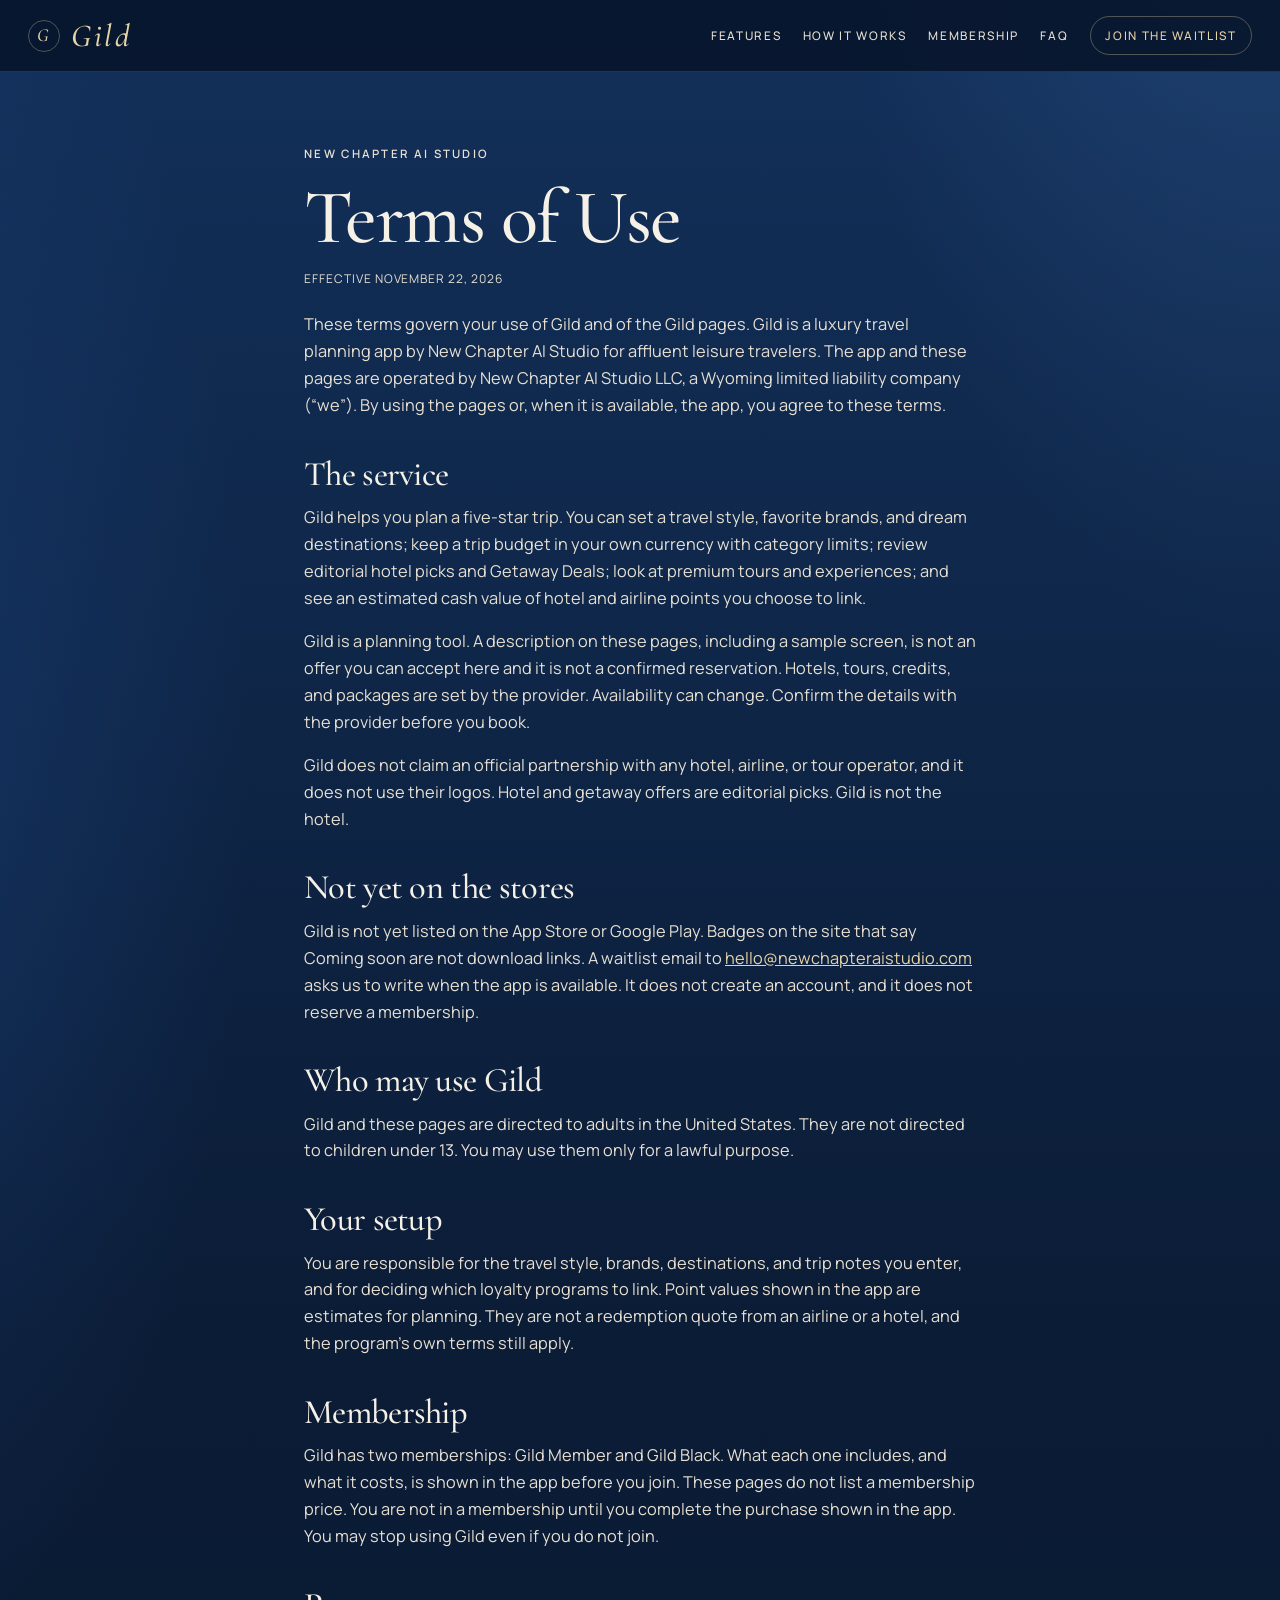
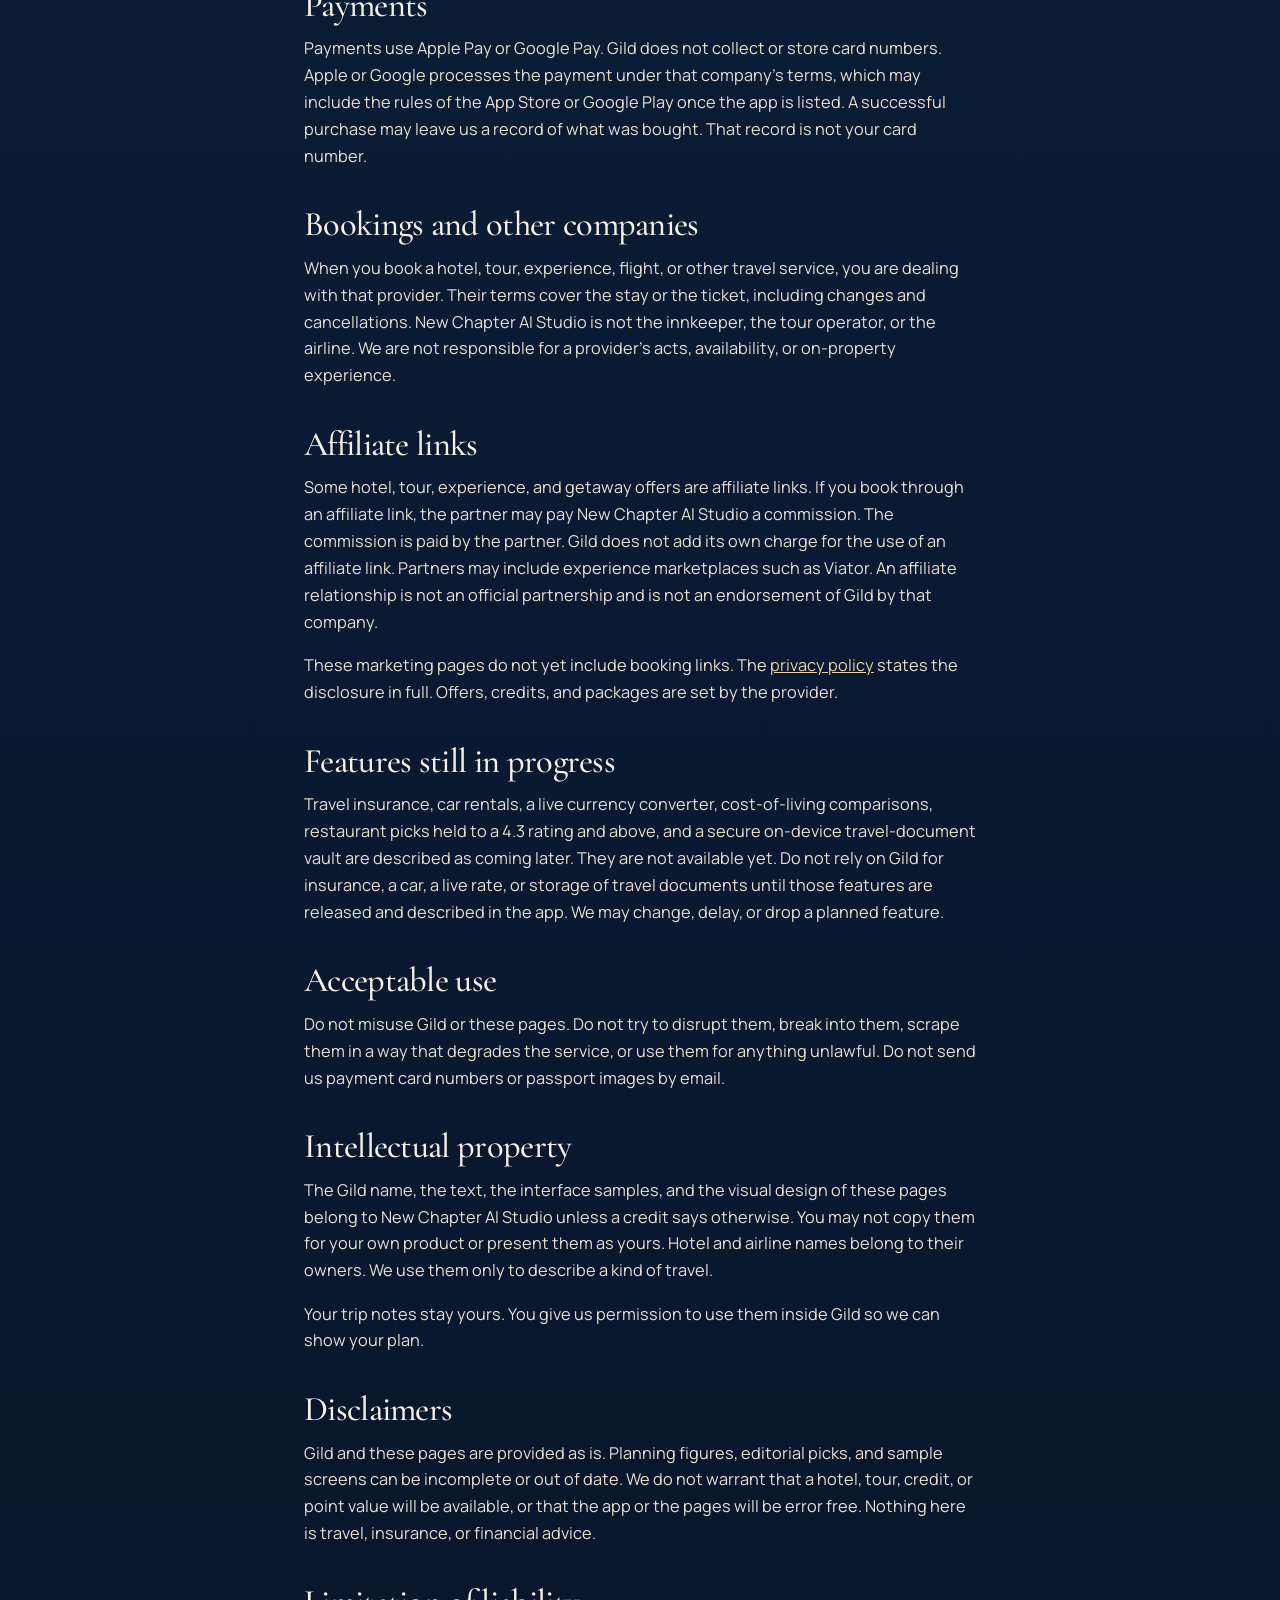
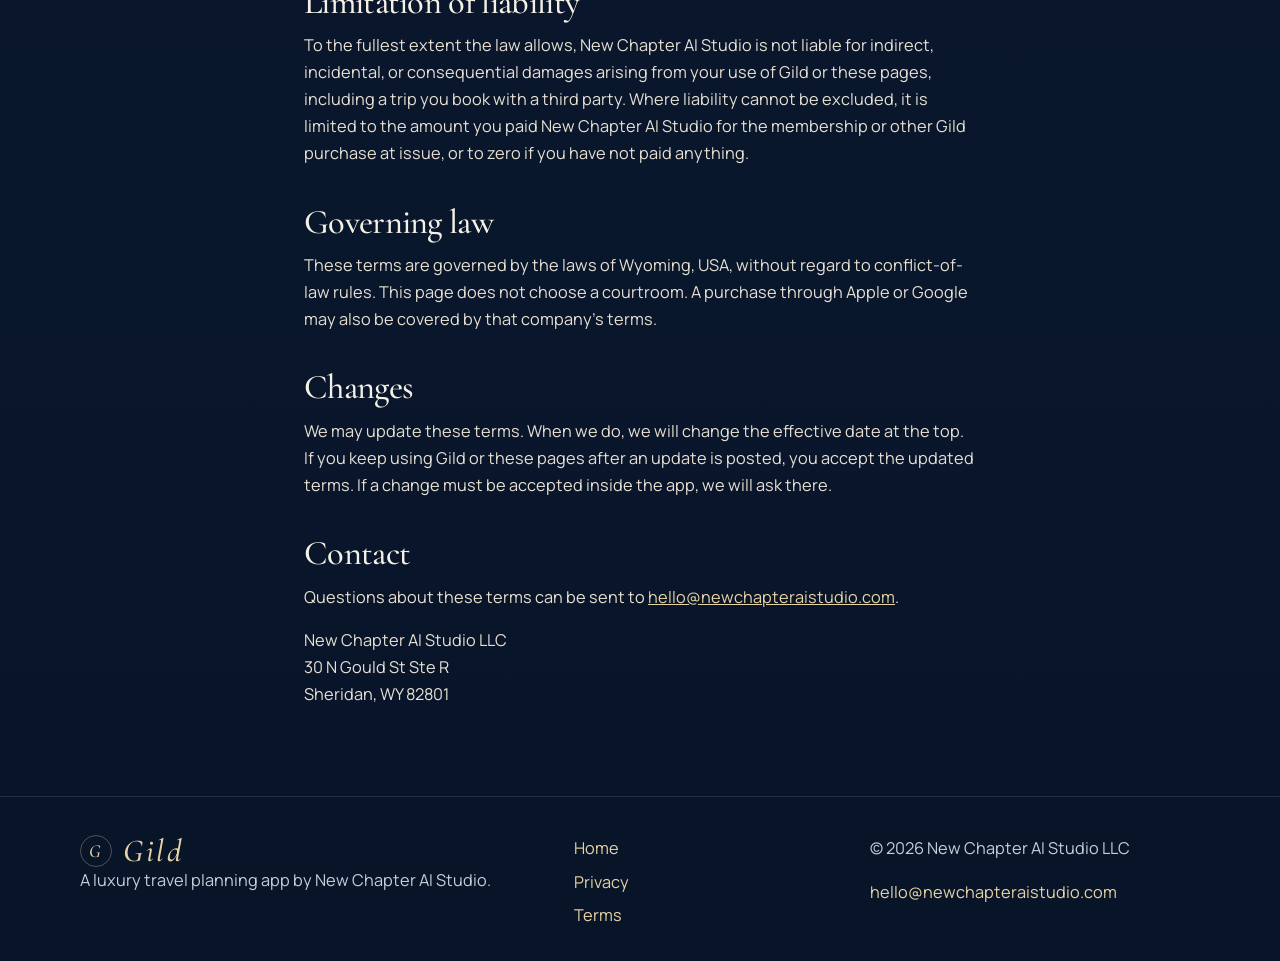
<file: gild/terms.html>
<!DOCTYPE html>
<html lang="en-US" data-page="terms.html">
<head>
  <meta charset="utf-8">
  <meta name="viewport" content="width=device-width, initial-scale=1">
  <title>Terms of Use | Gild | New Chapter AI Studio</title>
  <meta name="description" content="Terms of Use for Gild, the luxury travel planning app by New Chapter AI Studio. Membership, payments, affiliate links, and planning tools for travelers in the United States.">
  <meta name="theme-color" content="#0b1c36">
  <meta name="author" content="New Chapter AI Studio">
  <meta name="robots" content="index, follow">
  <!-- SITE BASE: https://newchapteraistudio.com/gild — see js/config.js -->
  <link rel="canonical" href="https://newchapteraistudio.com/gild/terms.html">
  <link rel="icon" href="favicon.svg" type="image/svg+xml">
  <link rel="apple-touch-icon" href="assets/apple-touch-icon.png">
  <meta property="og:locale" content="en_US">
  <meta property="og:site_name" content="Gild">
  <meta property="og:title" content="Terms of Use | Gild | New Chapter AI Studio">
  <meta property="og:description" content="Terms of Use for Gild, the luxury travel planning app by New Chapter AI Studio. Membership, payments, affiliate links, and planning tools for travelers in the United States.">
  <meta property="og:type" content="website">
  <meta property="og:url" content="https://newchapteraistudio.com/gild/terms.html">
  <meta property="og:image" content="https://newchapteraistudio.com/gild/assets/og.png">
  <meta property="og:image:type" content="image/png">
  <meta property="og:image:width" content="1200">
  <meta property="og:image:height" content="630">
  <meta property="og:image:alt" content="Gild, luxury travel planning by New Chapter AI Studio">
  <meta name="twitter:card" content="summary_large_image">
  <meta name="twitter:title" content="Terms of Use | Gild | New Chapter AI Studio">
  <meta name="twitter:description" content="Terms of Use for Gild, the luxury travel planning app by New Chapter AI Studio. Membership, payments, affiliate links, and planning tools for travelers in the United States.">
  <meta name="twitter:image" content="https://newchapteraistudio.com/gild/assets/og.png">
  <meta name="twitter:image:alt" content="Gild, luxury travel planning by New Chapter AI Studio">
  <script>document.documentElement.classList.add("js");</script>
  <link rel="preconnect" href="https://fonts.googleapis.com">
  <link rel="preconnect" href="https://fonts.gstatic.com" crossorigin>
  <link rel="preload" as="style" href="https://fonts.googleapis.com/css2?family=Cormorant+Garamond:ital,wght@0,500;0,600;1,500;1,600&family=Manrope:wght@300;400;500;600&display=swap" onload="this.onload=null;this.rel='stylesheet'">
  <noscript><link rel="stylesheet" href="https://fonts.googleapis.com/css2?family=Cormorant+Garamond:ital,wght@0,500;0,600;1,500;1,600&family=Manrope:wght@300;400;500;600&display=swap"></noscript>
  <link rel="stylesheet" href="css/styles.css">
</head>
<body class="page-legal">
  <a class="skip" href="#content">Skip to terms</a>
  <header class="nav">
    <a class="wordmark" href="index.html">
      <span class="mark" aria-hidden="true">G</span>
      Gild
    </a>
    <button class="nav-toggle" type="button" aria-expanded="false" aria-controls="nav-links">
      <span class="when-closed">Menu</span>
      <span class="when-open">Close</span>
    </button>
    <nav id="nav-links" class="nav-links" aria-label="Primary">
      <a href="index.html#features">Features</a>
      <a href="index.html#how">How it works</a>
      <a href="index.html#membership">Membership</a>
      <a href="index.html#faq">FAQ</a>
      <a class="nav-cta" href="mailto:hello@newchapteraistudio.com?subject=Gild%20waitlist">Join the waitlist</a>
    </nav>
  </header>

  <main id="content" class="legal">
    <article class="legal-doc wrap">
      <p class="kicker">New Chapter AI Studio</p>
      <h1>Terms of Use</h1>
      <p class="legal-meta">Effective November 22, 2026</p>

      <p>These terms govern your use of Gild and of the Gild pages. Gild is a luxury travel planning app by New Chapter AI Studio for affluent leisure travelers. The app and these pages are operated by New Chapter AI Studio LLC, a Wyoming limited liability company (“we”). By using the pages or, when it is available, the app, you agree to these terms.</p>

      <h2>The service</h2>
      <p>Gild helps you plan a five-star trip. You can set a travel style, favorite brands, and dream destinations; keep a trip budget in your own currency with category limits; review editorial hotel picks and Getaway Deals; look at premium tours and experiences; and see an estimated cash value of hotel and airline points you choose to link.</p>
      <p>Gild is a planning tool. A description on these pages, including a sample screen, is not an offer you can accept here and it is not a confirmed reservation. Hotels, tours, credits, and packages are set by the provider. Availability can change. Confirm the details with the provider before you book.</p>
      <p>Gild does not claim an official partnership with any hotel, airline, or tour operator, and it does not use their logos. Hotel and getaway offers are editorial picks. Gild is not the hotel.</p>

      <h2>Not yet on the stores</h2>
      <p>Gild is not yet listed on the App Store or Google Play. Badges on the site that say Coming soon are not download links. A waitlist email to <a href="mailto:hello@newchapteraistudio.com">hello@newchapteraistudio.com</a> asks us to write when the app is available. It does not create an account, and it does not reserve a membership.</p>

      <h2>Who may use Gild</h2>
      <p>Gild and these pages are directed to adults in the United States. They are not directed to children under 13. You may use them only for a lawful purpose.</p>

      <h2>Your setup</h2>
      <p>You are responsible for the travel style, brands, destinations, and trip notes you enter, and for deciding which loyalty programs to link. Point values shown in the app are estimates for planning. They are not a redemption quote from an airline or a hotel, and the program’s own terms still apply.</p>

      <h2>Membership</h2>
      <p>Gild has two memberships: Gild Member and Gild Black. What each one includes, and what it costs, is shown in the app before you join. These pages do not list a membership price. You are not in a membership until you complete the purchase shown in the app. You may stop using Gild even if you do not join.</p>

      <h2>Payments</h2>
      <p>Payments use Apple Pay or Google Pay. Gild does not collect or store card numbers. Apple or Google processes the payment under that company’s terms, which may include the rules of the App Store or Google Play once the app is listed. A successful purchase may leave us a record of what was bought. That record is not your card number.</p>

      <h2>Bookings and other companies</h2>
      <p>When you book a hotel, tour, experience, flight, or other travel service, you are dealing with that provider. Their terms cover the stay or the ticket, including changes and cancellations. New Chapter AI Studio is not the innkeeper, the tour operator, or the airline. We are not responsible for a provider’s acts, availability, or on-property experience.</p>

      <h2>Affiliate links</h2>
      <p>Some hotel, tour, experience, and getaway offers are affiliate links. If you book through an affiliate link, the partner may pay New Chapter AI Studio a commission. The commission is paid by the partner. Gild does not add its own charge for the use of an affiliate link. Partners may include experience marketplaces such as Viator. An affiliate relationship is not an official partnership and is not an endorsement of Gild by that company.</p>
      <p>These marketing pages do not yet include booking links. The <a href="privacy.html#affiliates">privacy policy</a> states the disclosure in full. Offers, credits, and packages are set by the provider.</p>

      <h2>Features still in progress</h2>
      <p>Travel insurance, car rentals, a live currency converter, cost-of-living comparisons, restaurant picks held to a 4.3 rating and above, and a secure on-device travel-document vault are described as coming later. They are not available yet. Do not rely on Gild for insurance, a car, a live rate, or storage of travel documents until those features are released and described in the app. We may change, delay, or drop a planned feature.</p>

      <h2>Acceptable use</h2>
      <p>Do not misuse Gild or these pages. Do not try to disrupt them, break into them, scrape them in a way that degrades the service, or use them for anything unlawful. Do not send us payment card numbers or passport images by email.</p>

      <h2>Intellectual property</h2>
      <p>The Gild name, the text, the interface samples, and the visual design of these pages belong to New Chapter AI Studio unless a credit says otherwise. You may not copy them for your own product or present them as yours. Hotel and airline names belong to their owners. We use them only to describe a kind of travel.</p>
      <p>Your trip notes stay yours. You give us permission to use them inside Gild so we can show your plan.</p>

      <h2>Disclaimers</h2>
      <p>Gild and these pages are provided as is. Planning figures, editorial picks, and sample screens can be incomplete or out of date. We do not warrant that a hotel, tour, credit, or point value will be available, or that the app or the pages will be error free. Nothing here is travel, insurance, or financial advice.</p>

      <h2>Limitation of liability</h2>
      <p>To the fullest extent the law allows, New Chapter AI Studio is not liable for indirect, incidental, or consequential damages arising from your use of Gild or these pages, including a trip you book with a third party. Where liability cannot be excluded, it is limited to the amount you paid New Chapter AI Studio for the membership or other Gild purchase at issue, or to zero if you have not paid anything.</p>

      <h2>Governing law</h2>
      <p>These terms are governed by the laws of Wyoming, USA, without regard to conflict-of-law rules. This page does not choose a courtroom. A purchase through Apple or Google may also be covered by that company’s terms.</p>

      <h2>Changes</h2>
      <p>We may update these terms. When we do, we will change the effective date at the top. If you keep using Gild or these pages after an update is posted, you accept the updated terms. If a change must be accepted inside the app, we will ask there.</p>

      <h2>Contact</h2>
      <p>Questions about these terms can be sent to <a href="mailto:hello@newchapteraistudio.com">hello@newchapteraistudio.com</a>.</p>
      <p>New Chapter AI Studio LLC<br>30 N Gould St Ste R<br>Sheridan, WY 82801</p>
    </article>
  </main>

  <footer class="footer">
    <div class="wrap footer-grid">
      <div>
        <a class="wordmark" href="index.html">
          <span class="mark" aria-hidden="true">G</span>
          Gild
        </a>
        <p>A luxury travel planning app by New Chapter AI Studio.</p>
      </div>
      <nav aria-label="Gild">
        <a href="index.html">Home</a>
        <a href="privacy.html">Privacy</a>
        <a href="terms.html" aria-current="page">Terms</a>
      </nav>
      <div>
        <p>© 2026 New Chapter AI Studio LLC</p>
        <p><a href="mailto:hello@newchapteraistudio.com">hello@newchapteraistudio.com</a></p>
      </div>
    </div>
  </footer>

  <script src="js/config.js"></script>
  <script src="js/site.js"></script>
  <script defer src='https://static.cloudflareinsights.com/beacon.min.js' data-cf-beacon='{"token": "4767ca6e1e7e48c88de292ce6e66c8ca"}'></script>
</body>
</html>
</file>
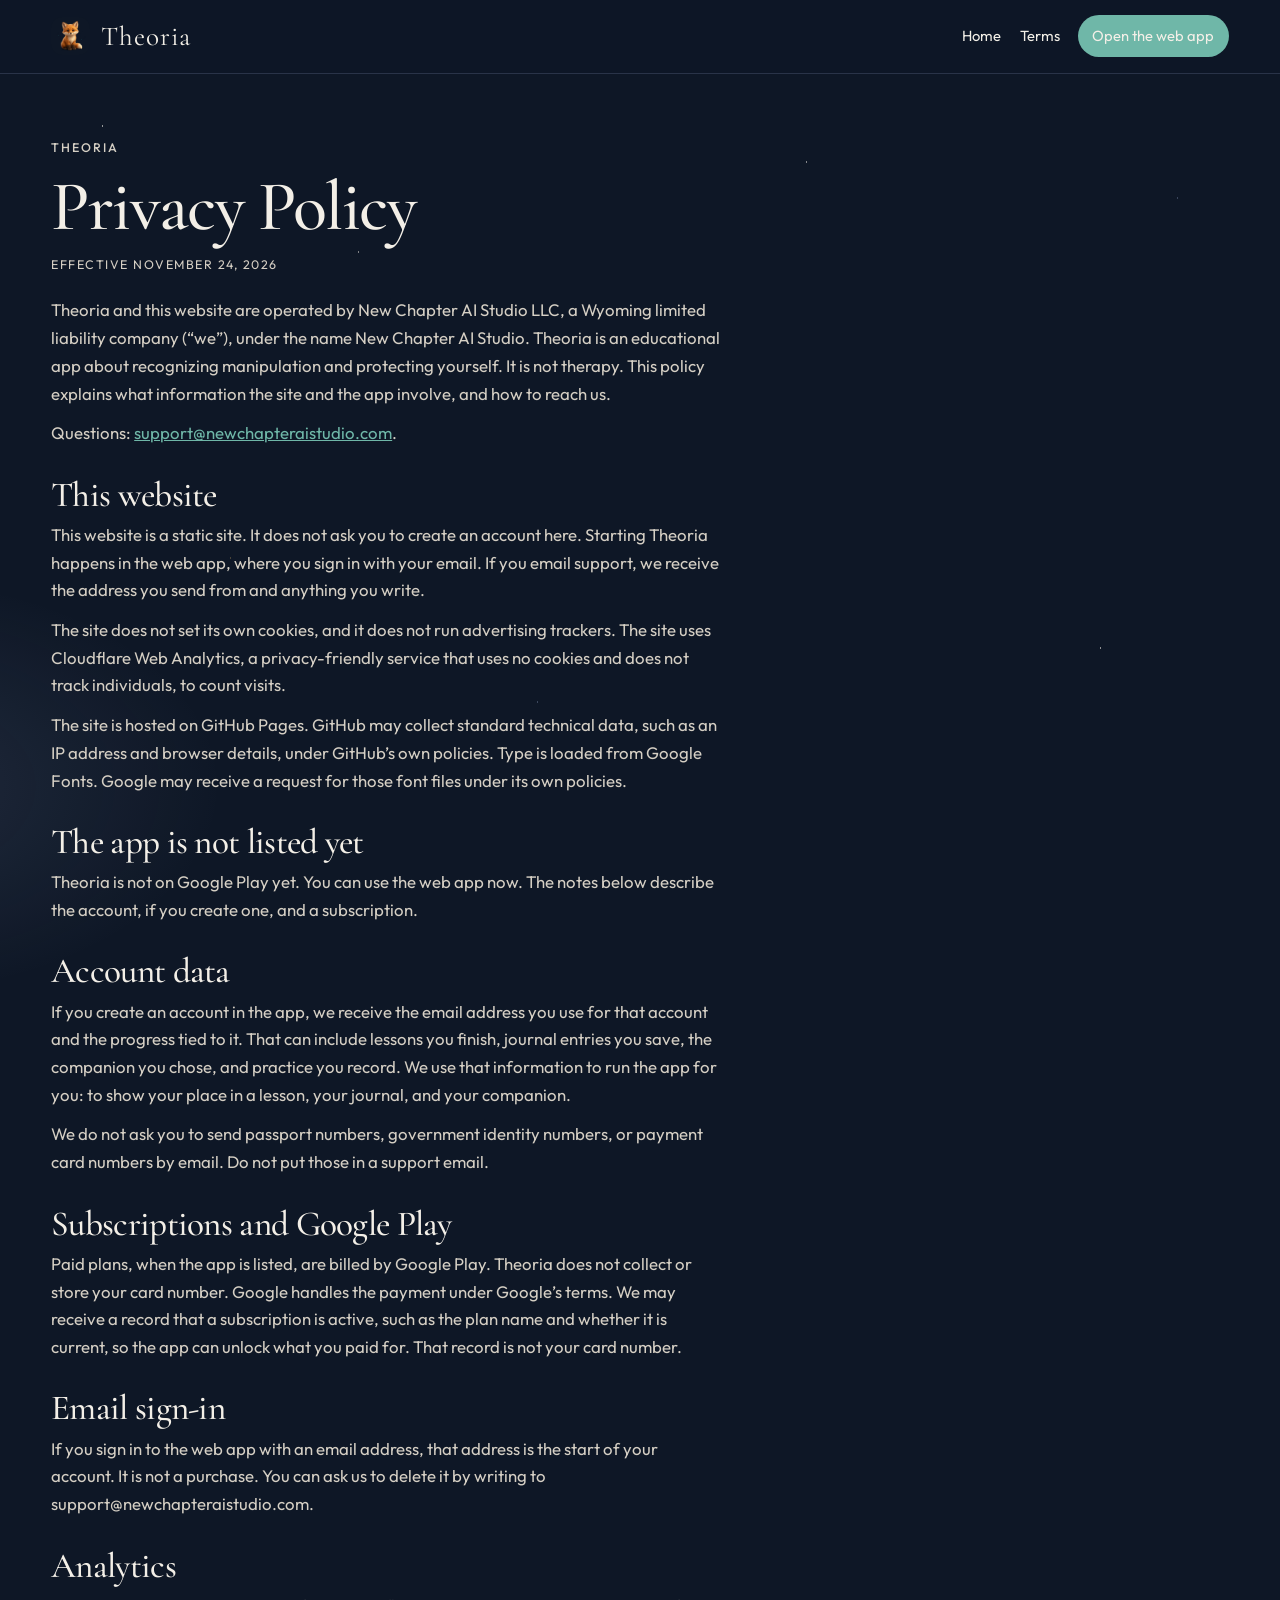
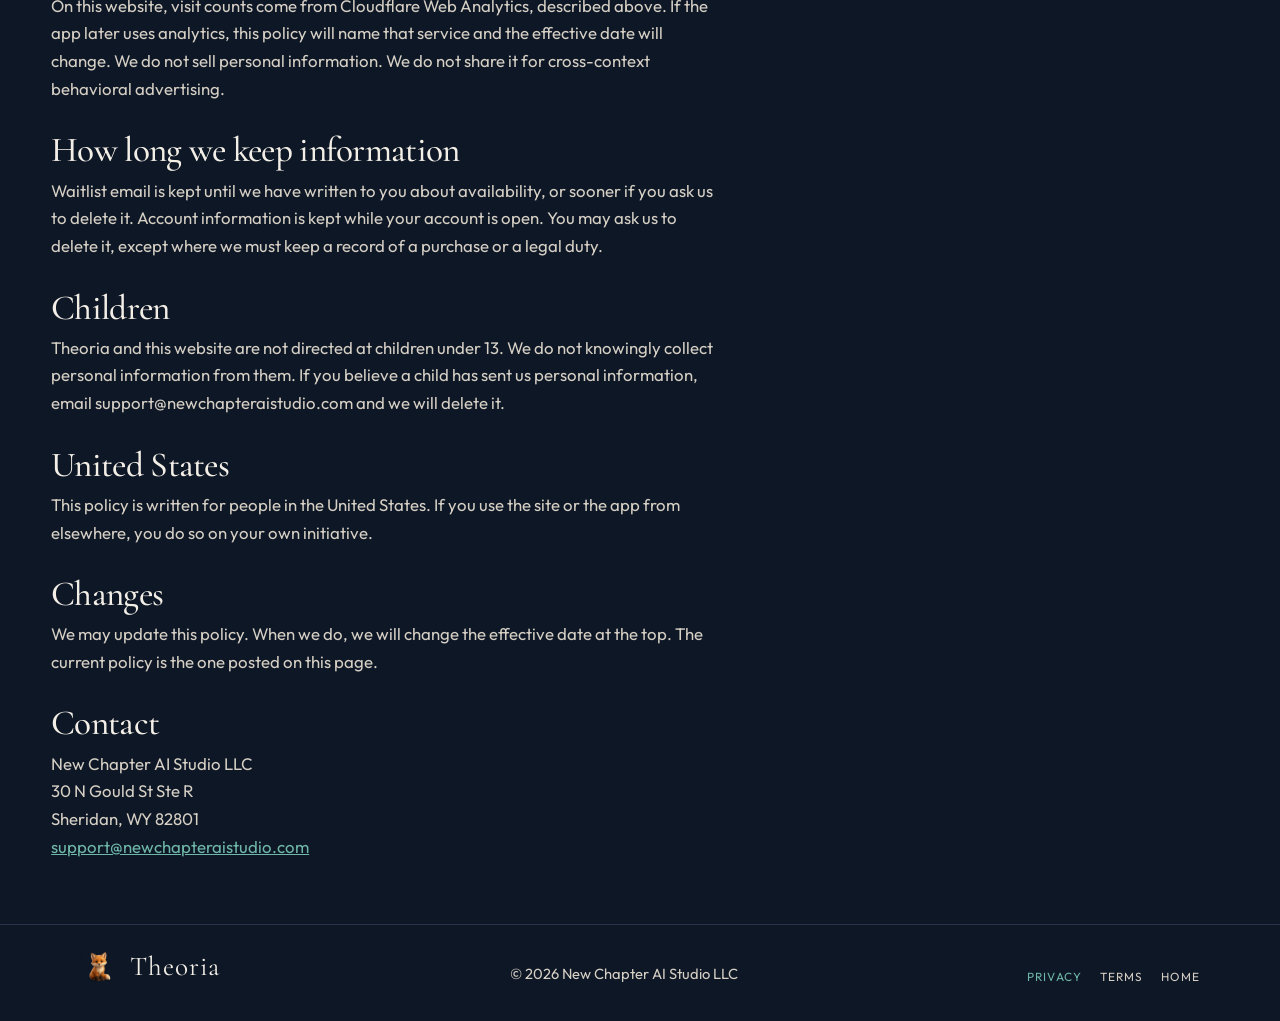
<file: theoria/privacy.html>
<!DOCTYPE html>
<html lang="en-US">
<head>
  <meta charset="utf-8">
  <meta name="viewport" content="width=device-width, initial-scale=1">
  <title>Privacy Policy | Theoria by New Chapter AI Studio</title>
  <meta name="description" content="Privacy Policy for Theoria, an educational app from New Chapter AI Studio. Waitlist email, account data, Google Play subscriptions, and cookieless analytics.">
  <meta name="theme-color" content="#0E1726">
  <meta name="author" content="New Chapter AI Studio">
  <link rel="canonical" href="https://newchapteraistudio.com/theoria/privacy.html">
  <link rel="icon" href="assets/favicon-32.png" type="image/png">
  <link rel="apple-touch-icon" href="assets/apple-touch.png">
  <meta property="og:locale" content="en_US">
  <meta property="og:site_name" content="Theoria">
  <meta property="og:title" content="Privacy Policy | Theoria">
  <meta property="og:description" content="How New Chapter AI Studio handles email sign-in, account data, subscriptions, and analytics for Theoria.">
  <meta property="og:type" content="website">
  <meta property="og:url" content="https://newchapteraistudio.com/theoria/privacy.html">
  <meta property="og:image" content="https://newchapteraistudio.com/theoria/assets/og.jpg">
  <meta property="og:image:width" content="1200">
  <meta property="og:image:height" content="630">
  <meta property="og:image:alt" content="Theoria, a fox companion on a night-navy field">
  <meta name="twitter:card" content="summary_large_image">
  <meta name="twitter:title" content="Privacy Policy | Theoria">
  <meta name="twitter:description" content="How New Chapter AI Studio handles email sign-in, account data, subscriptions, and analytics for Theoria.">
  <meta name="twitter:image" content="https://newchapteraistudio.com/theoria/assets/og.jpg">
  <link rel="preconnect" href="https://fonts.googleapis.com">
  <link rel="preconnect" href="https://fonts.gstatic.com" crossorigin>
  <link rel="stylesheet" href="https://fonts.googleapis.com/css2?family=Cormorant+Garamond:ital,wght@0,500;0,600;1,500&family=Outfit:wght@300;400;500&display=swap">
  <link rel="stylesheet" href="styles.css">
</head>
<body>
  <a class="skip" href="#content">Skip to policy</a>
  <header class="site-header">
    <a class="brand" href="./">
      <img src="assets/logo.png" width="192" height="192" alt="">
      <span class="wordmark">Theoria</span>
    </a>
    <nav class="nav-desktop" aria-label="Primary">
      <a href="./">Home</a>
      <a href="terms.html">Terms</a>
      <a class="btn btn-nav" href="https://theoria-web-woad.vercel.app">Open the web app</a>
    </nav>
    <details class="nav-mobile">
      <summary>Menu</summary>
      <nav aria-label="Primary">
        <a href="./">Home</a>
        <a href="terms.html">Terms</a>
        <a href="https://theoria-web-woad.vercel.app">Open the web app</a>
      </nav>
    </details>
  </header>
  <main id="content" class="legal">
    <article class="legal-doc">
      <p class="eyebrow">Theoria</p>
      <h1>Privacy Policy</h1>
      <p class="legal-meta">Effective November 24, 2026</p>
      <p>Theoria and this website are operated by New Chapter AI Studio LLC, a Wyoming limited liability company (“we”), under the name New Chapter AI Studio. Theoria is an educational app about recognizing manipulation and protecting yourself. It is not therapy. This policy explains what information the site and the app involve, and how to reach us.</p>
      <p>Questions: <a href="mailto:support@newchapteraistudio.com">support@newchapteraistudio.com</a>.</p>

      <h2>This website</h2>
      <p>This website is a static site. It does not ask you to create an account here. Starting Theoria happens in the web app, where you sign in with your email. If you email support, we receive the address you send from and anything you write.</p>
      <p>The site does not set its own cookies, and it does not run advertising trackers. The site uses Cloudflare Web Analytics, a privacy-friendly service that uses no cookies and does not track individuals, to count visits.</p>
      <p>The site is hosted on GitHub Pages. GitHub may collect standard technical data, such as an IP address and browser details, under GitHub’s own policies. Type is loaded from Google Fonts. Google may receive a request for those font files under its own policies.</p>

      <h2>The app is not listed yet</h2>
      <p>Theoria is not on Google Play yet. You can use the web app now. The notes below describe the account, if you create one, and a subscription.</p>

      <h2>Account data</h2>
      <p>If you create an account in the app, we receive the email address you use for that account and the progress tied to it. That can include lessons you finish, journal entries you save, the companion you chose, and practice you record. We use that information to run the app for you: to show your place in a lesson, your journal, and your companion.</p>
      <p>We do not ask you to send passport numbers, government identity numbers, or payment card numbers by email. Do not put those in a support email.</p>

      <h2>Subscriptions and Google Play</h2>
      <p>Paid plans, when the app is listed, are billed by Google Play. Theoria does not collect or store your card number. Google handles the payment under Google’s terms. We may receive a record that a subscription is active, such as the plan name and whether it is current, so the app can unlock what you paid for. That record is not your card number.</p>

      <h2>Email sign-in</h2>
      <p>If you sign in to the web app with an email address, that address is the start of your account. It is not a purchase. You can ask us to delete it by writing to support@newchapteraistudio.com.</p>

      <h2>Analytics</h2>
      <p>On this website, visit counts come from Cloudflare Web Analytics, described above. If the app later uses analytics, this policy will name that service and the effective date will change. We do not sell personal information. We do not share it for cross-context behavioral advertising.</p>

      <h2>How long we keep information</h2>
      <p>Waitlist email is kept until we have written to you about availability, or sooner if you ask us to delete it. Account information is kept while your account is open. You may ask us to delete it, except where we must keep a record of a purchase or a legal duty.</p>

      <h2>Children</h2>
      <p>Theoria and this website are not directed at children under 13. We do not knowingly collect personal information from them. If you believe a child has sent us personal information, email support@newchapteraistudio.com and we will delete it.</p>

      <h2>United States</h2>
      <p>This policy is written for people in the United States. If you use the site or the app from elsewhere, you do so on your own initiative.</p>

      <h2>Changes</h2>
      <p>We may update this policy. When we do, we will change the effective date at the top. The current policy is the one posted on this page.</p>

      <h2>Contact</h2>
      <p>New Chapter AI Studio LLC<br>30 N Gould St Ste R<br>Sheridan, WY 82801<br><a href="mailto:support@newchapteraistudio.com">support@newchapteraistudio.com</a></p>
    </article>
  </main>
  <footer class="site-footer">
    <div class="wrap footer-inner">
      <a class="brand" href="./">
        <img src="assets/logo.png" width="192" height="192" alt="">
        <span class="wordmark">Theoria</span>
      </a>
      <p class="form-note">© 2026 New Chapter AI Studio LLC</p>
      <nav class="footer-links" aria-label="Footer">
        <a href="privacy.html" aria-current="page">Privacy</a>
        <a href="terms.html">Terms</a>
        <a href="./">Home</a>
      </nav>
    </div>
  </footer>
  <script defer src='https://static.cloudflareinsights.com/beacon.min.js' data-cf-beacon='{"token": "4767ca6e1e7e48c88de292ce6e66c8ca"}'></script>
</body>
</html>
</file>
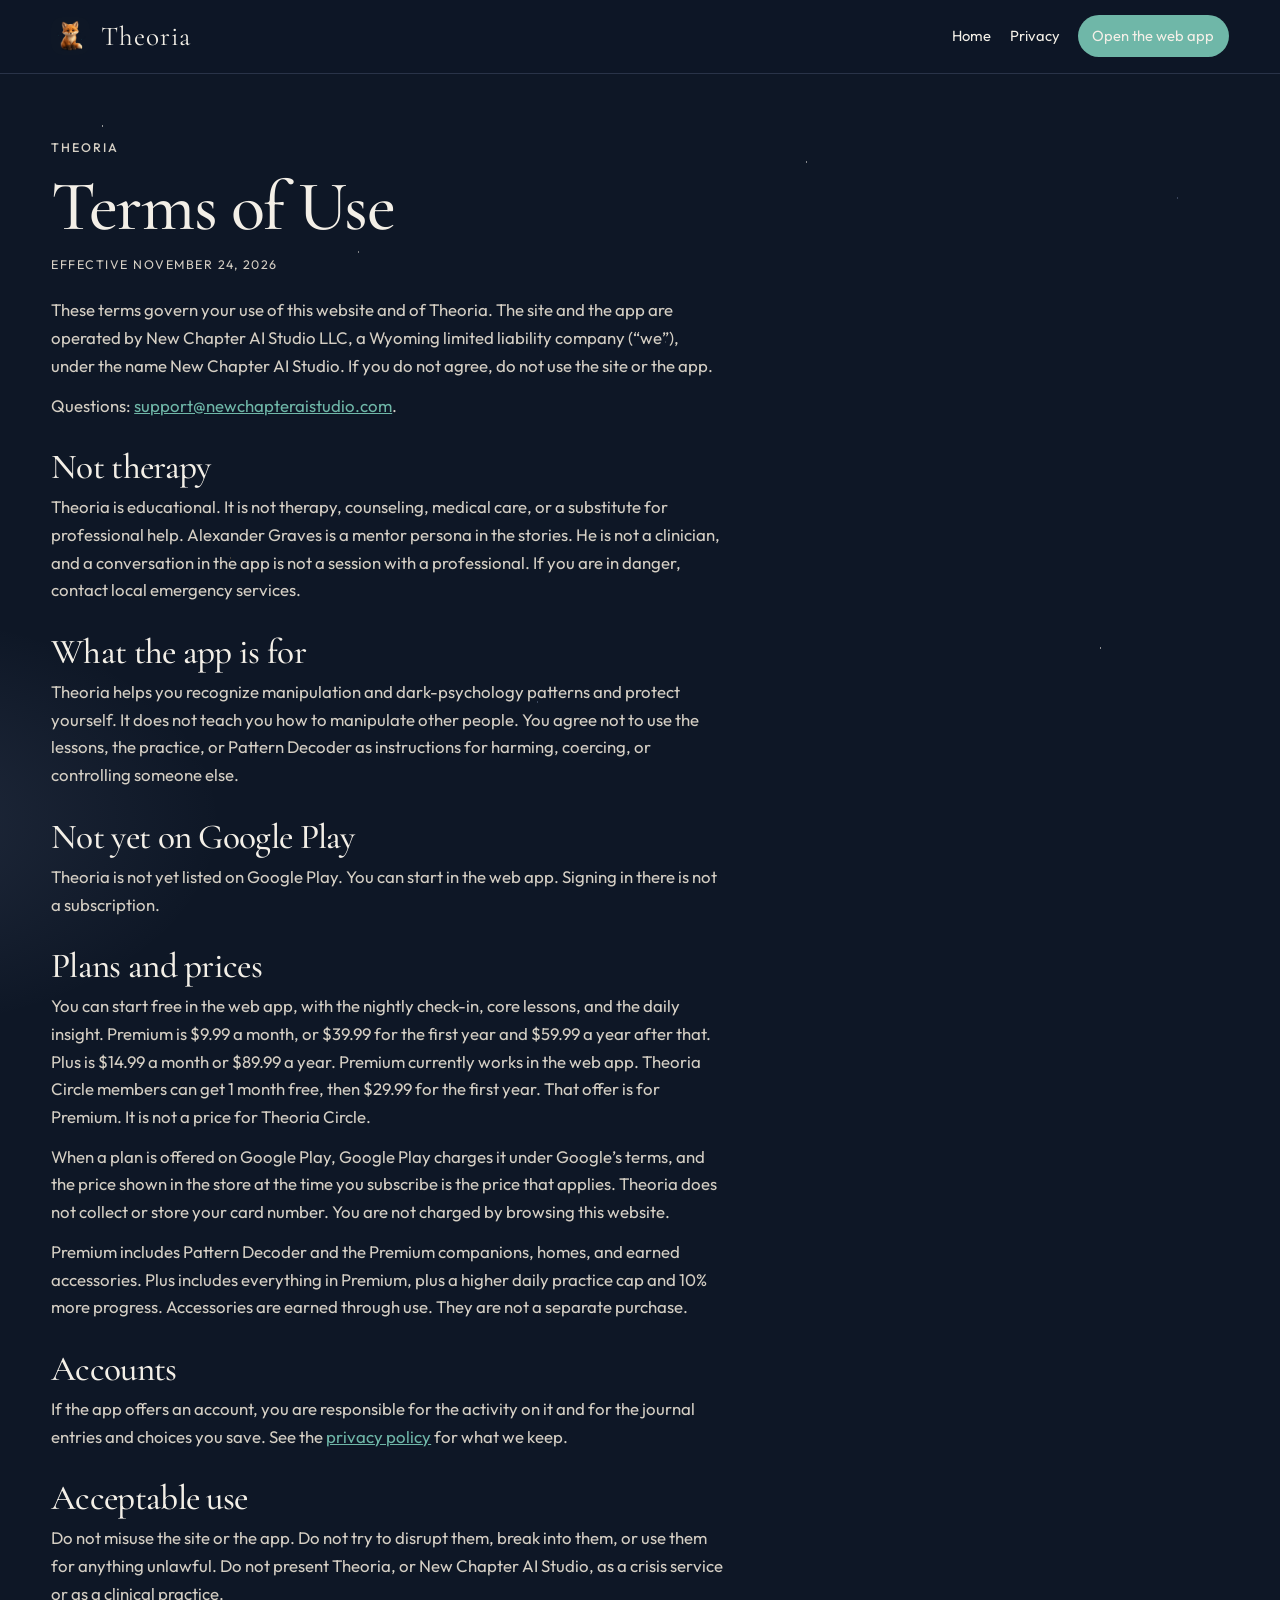
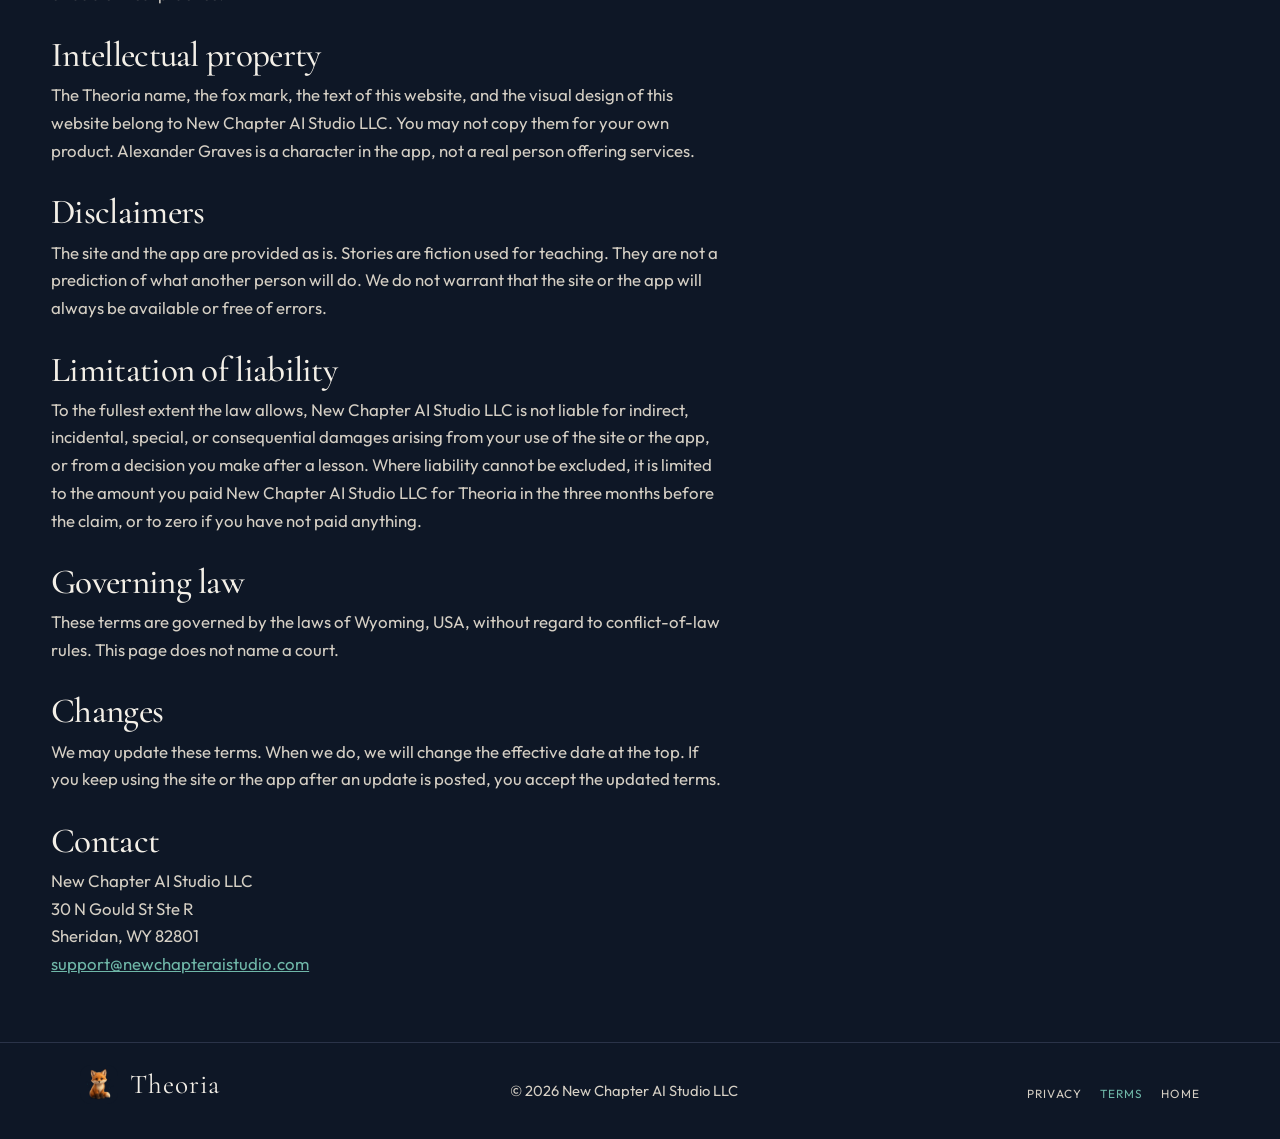
<file: theoria/terms.html>
<!DOCTYPE html>
<html lang="en-US">
<head>
  <meta charset="utf-8">
  <meta name="viewport" content="width=device-width, initial-scale=1">
  <title>Terms of Use | Theoria by New Chapter AI Studio</title>
  <meta name="description" content="Terms of Use for Theoria, an educational app from New Chapter AI Studio. Not therapy. Subscriptions through Google Play. No free trial.">
  <meta name="theme-color" content="#0E1726">
  <meta name="author" content="New Chapter AI Studio">
  <link rel="canonical" href="https://newchapteraistudio.com/theoria/terms.html">
  <link rel="icon" href="assets/favicon-32.png" type="image/png">
  <link rel="apple-touch-icon" href="assets/apple-touch.png">
  <meta property="og:locale" content="en_US">
  <meta property="og:site_name" content="Theoria">
  <meta property="og:title" content="Terms of Use | Theoria">
  <meta property="og:description" content="Terms for Theoria, published by New Chapter AI Studio. Educational use, Google Play subscriptions, and no free trial.">
  <meta property="og:type" content="website">
  <meta property="og:url" content="https://newchapteraistudio.com/theoria/terms.html">
  <meta property="og:image" content="https://newchapteraistudio.com/theoria/assets/og.jpg">
  <meta property="og:image:width" content="1200">
  <meta property="og:image:height" content="630">
  <meta property="og:image:alt" content="Theoria, a fox companion on a night-navy field">
  <meta name="twitter:card" content="summary_large_image">
  <meta name="twitter:title" content="Terms of Use | Theoria">
  <meta name="twitter:description" content="Terms for Theoria, published by New Chapter AI Studio. Educational use, Google Play subscriptions, and no free trial.">
  <meta name="twitter:image" content="https://newchapteraistudio.com/theoria/assets/og.jpg">
  <link rel="preconnect" href="https://fonts.googleapis.com">
  <link rel="preconnect" href="https://fonts.gstatic.com" crossorigin>
  <link rel="stylesheet" href="https://fonts.googleapis.com/css2?family=Cormorant+Garamond:ital,wght@0,500;0,600;1,500&family=Outfit:wght@300;400;500&display=swap">
  <link rel="stylesheet" href="styles.css">
</head>
<body>
  <a class="skip" href="#content">Skip to terms</a>
  <header class="site-header">
    <a class="brand" href="./">
      <img src="assets/logo.png" width="192" height="192" alt="">
      <span class="wordmark">Theoria</span>
    </a>
    <nav class="nav-desktop" aria-label="Primary">
      <a href="./">Home</a>
      <a href="privacy.html">Privacy</a>
      <a class="btn btn-nav" href="https://theoria-web-woad.vercel.app">Open the web app</a>
    </nav>
    <details class="nav-mobile">
      <summary>Menu</summary>
      <nav aria-label="Primary">
        <a href="./">Home</a>
        <a href="privacy.html">Privacy</a>
        <a href="https://theoria-web-woad.vercel.app">Open the web app</a>
      </nav>
    </details>
  </header>
  <main id="content" class="legal">
    <article class="legal-doc">
      <p class="eyebrow">Theoria</p>
      <h1>Terms of Use</h1>
      <p class="legal-meta">Effective November 24, 2026</p>
      <p>These terms govern your use of this website and of Theoria. The site and the app are operated by New Chapter AI Studio LLC, a Wyoming limited liability company (“we”), under the name New Chapter AI Studio. If you do not agree, do not use the site or the app.</p>
      <p>Questions: <a href="mailto:support@newchapteraistudio.com">support@newchapteraistudio.com</a>.</p>

      <h2>Not therapy</h2>
      <p>Theoria is educational. It is not therapy, counseling, medical care, or a substitute for professional help. Alexander Graves is a mentor persona in the stories. He is not a clinician, and a conversation in the app is not a session with a professional. If you are in danger, contact local emergency services.</p>

      <h2>What the app is for</h2>
      <p>Theoria helps you recognize manipulation and dark-psychology patterns and protect yourself. It does not teach you how to manipulate other people. You agree not to use the lessons, the practice, or Pattern Decoder as instructions for harming, coercing, or controlling someone else.</p>

      <h2>Not yet on Google Play</h2>
      <p>Theoria is not yet listed on Google Play. You can start in the web app. Signing in there is not a subscription.</p>

      <h2>Plans and prices</h2>
      <p>You can start free in the web app, with the nightly check-in, core lessons, and the daily insight. Premium is $9.99 a month, or $39.99 for the first year and $59.99 a year after that. Plus is $14.99 a month or $89.99 a year. Premium currently works in the web app. Theoria Circle members can get 1 month free, then $29.99 for the first year. That offer is for Premium. It is not a price for Theoria Circle.</p>
      <p>When a plan is offered on Google Play, Google Play charges it under Google’s terms, and the price shown in the store at the time you subscribe is the price that applies. Theoria does not collect or store your card number. You are not charged by browsing this website.</p>
      <p>Premium includes Pattern Decoder and the Premium companions, homes, and earned accessories. Plus includes everything in Premium, plus a higher daily practice cap and 10% more progress. Accessories are earned through use. They are not a separate purchase.</p>

      <h2>Accounts</h2>
      <p>If the app offers an account, you are responsible for the activity on it and for the journal entries and choices you save. See the <a href="privacy.html">privacy policy</a> for what we keep.</p>

      <h2>Acceptable use</h2>
      <p>Do not misuse the site or the app. Do not try to disrupt them, break into them, or use them for anything unlawful. Do not present Theoria, or New Chapter AI Studio, as a crisis service or as a clinical practice.</p>

      <h2>Intellectual property</h2>
      <p>The Theoria name, the fox mark, the text of this website, and the visual design of this website belong to New Chapter AI Studio LLC. You may not copy them for your own product. Alexander Graves is a character in the app, not a real person offering services.</p>

      <h2>Disclaimers</h2>
      <p>The site and the app are provided as is. Stories are fiction used for teaching. They are not a prediction of what another person will do. We do not warrant that the site or the app will always be available or free of errors.</p>

      <h2>Limitation of liability</h2>
      <p>To the fullest extent the law allows, New Chapter AI Studio LLC is not liable for indirect, incidental, special, or consequential damages arising from your use of the site or the app, or from a decision you make after a lesson. Where liability cannot be excluded, it is limited to the amount you paid New Chapter AI Studio LLC for Theoria in the three months before the claim, or to zero if you have not paid anything.</p>

      <h2>Governing law</h2>
      <p>These terms are governed by the laws of Wyoming, USA, without regard to conflict-of-law rules. This page does not name a court.</p>

      <h2>Changes</h2>
      <p>We may update these terms. When we do, we will change the effective date at the top. If you keep using the site or the app after an update is posted, you accept the updated terms.</p>

      <h2>Contact</h2>
      <p>New Chapter AI Studio LLC<br>30 N Gould St Ste R<br>Sheridan, WY 82801<br><a href="mailto:support@newchapteraistudio.com">support@newchapteraistudio.com</a></p>
    </article>
  </main>
  <footer class="site-footer">
    <div class="wrap footer-inner">
      <a class="brand" href="./">
        <img src="assets/logo.png" width="192" height="192" alt="">
        <span class="wordmark">Theoria</span>
      </a>
      <p class="form-note">© 2026 New Chapter AI Studio LLC</p>
      <nav class="footer-links" aria-label="Footer">
        <a href="privacy.html">Privacy</a>
        <a href="terms.html" aria-current="page">Terms</a>
        <a href="./">Home</a>
      </nav>
    </div>
  </footer>
  <script defer src='https://static.cloudflareinsights.com/beacon.min.js' data-cf-beacon='{"token": "4767ca6e1e7e48c88de292ce6e66c8ca"}'></script>
</body>
</html>
</file>
<file: css/styles.css>
/* New Chapter AI Studio — dark, cinematic, one page. */

:root {
  --bg: #08080a;
  --bg-2: #101014;
  --ink: #f6f1e7;
  --ink-dim: #b7b1a6;
  --ink-faint: #948e84;
  --line: rgba(246, 241, 231, 0.14);
  --line-strong: rgba(246, 241, 231, 0.32);
  --gold: #e0c088;
  --gold-deep: #1a140c;
  --ok: #c9e4c4;
  --err: #ffb4a8;
  --font-display: "Syne", "Avenir Next Condensed", "Arial Narrow", sans-serif;
  --font-serif: "Instrument Serif", "Iowan Old Style", Georgia, serif;
  --font-body: "Outfit", "Avenir Next", "Segoe UI", sans-serif;
  --pad: clamp(1.15rem, 4vw, 3.25rem);
  --max: 1180px;
  --nav-h: 4.25rem;
}

*,
*::before,
*::after {
  box-sizing: border-box;
}

html {
  scroll-behavior: smooth;
  background: var(--bg);
}

body {
  margin: 0;
  background: var(--bg);
  color: var(--ink);
  font-family: var(--font-body);
  font-weight: 400;
  font-size: 1.05rem;
  line-height: 1.6;
  text-rendering: optimizeLegibility;
  color-scheme: dark;
}

body.lock {
  overflow: hidden;
}

img,
video,
iframe {
  max-width: 100%;
}

h1, h2, h3, p {
  overflow-wrap: break-word;
}

h1, h2, h3 {
  font-family: var(--font-display);
  font-weight: 750;
  letter-spacing: -0.04em;
  line-height: 0.94;
  margin: 0;
}

p {
  margin: 0;
}

a {
  color: inherit;
}

::selection {
  background: var(--gold);
  color: var(--gold-deep);
}

:focus-visible {
  outline: 2px solid var(--gold);
  outline-offset: 3px;
}

.skip {
  position: absolute;
  left: 1rem;
  top: -4rem;
  z-index: 80;
  background: var(--gold);
  color: var(--gold-deep);
  padding: 0.55rem 0.8rem;
  text-decoration: none;
}

.skip:focus {
  top: 1rem;
}

.wrap {
  width: min(var(--max), 100%);
  margin-inline: auto;
}

.eyebrow {
  display: flex;
  align-items: center;
  gap: 0.55rem;
  margin: 0 0 0.85rem;
  color: var(--gold);
  font-size: 0.75rem;
  font-weight: 500;
  letter-spacing: 0.16em;
  text-transform: uppercase;
}

.rec {
  width: 0.45rem;
  height: 0.45rem;
  border-radius: 50%;
  background: #d4574e;
  box-shadow: 0 0 0 0 rgba(212, 87, 78, 0.55);
  animation: pulse 2.4s ease-out infinite;
}

.deck {
  color: var(--ink-dim);
  font-size: 1.05rem;
  max-width: 40rem;
}

.btn {
  display: inline-flex;
  align-items: center;
  justify-content: center;
  min-height: 48px;
  padding: 0.8rem 1.3rem;
  border-radius: 999px;
  border: 1px solid transparent;
  background: transparent;
  color: var(--ink);
  font: inherit;
  font-size: 0.98rem;
  letter-spacing: 0.01em;
  text-decoration: none;
  cursor: pointer;
  transition: background 0.2s ease, border-color 0.2s ease, color 0.2s ease, transform 0.2s ease;
}

.btn-gold {
  background: var(--gold);
  color: var(--gold-deep);
}

.btn-gold:hover {
  background: #f0d7a8;
}

.btn-ghost {
  border-color: var(--line-strong);
}

.btn-ghost:hover {
  border-color: var(--ink);
}

.btn:disabled {
  opacity: 0.55;
  cursor: wait;
}

/* Nav */

.nav {
  position: fixed;
  z-index: 40;
  top: 0;
  left: 0;
  right: 0;
  display: flex;
  align-items: center;
  justify-content: space-between;
  gap: 1rem;
  min-height: var(--nav-h);
  padding: 0.75rem var(--pad);
  transition: background 0.3s ease, border-color 0.3s ease;
}

.nav.scrolled {
  background: rgba(8, 8, 10, 0.82);
  backdrop-filter: blur(16px);
  border-bottom: 1px solid var(--line);
}

.nav.menu-open {
  background: transparent;
  border-bottom-color: transparent;
}

.logo {
  position: relative;
  z-index: 42;
  display: flex;
  align-items: center;
  gap: 0.7rem;
  color: var(--ink);
  text-decoration: none;
}

.logo-mark {
  width: 2rem;
  height: 2rem;
  display: grid;
  place-items: center;
  border: 1px solid var(--gold);
  color: var(--gold);
  font-family: var(--font-display);
  font-style: normal;
  font-weight: 700;
  font-size: 0.68rem;
  letter-spacing: -0.06em;
}

.logo-type {
  font-family: var(--font-display);
  font-weight: 700;
  letter-spacing: -0.03em;
  line-height: 1;
}

.logo-type em {
  font-family: var(--font-serif);
  font-style: italic;
  font-weight: 400;
  color: var(--gold);
}

.nav-links {
  display: flex;
  align-items: center;
  gap: 1.35rem;
}

.nav-links a {
  color: var(--ink-dim);
  text-decoration: none;
  font-size: 0.92rem;
  letter-spacing: 0.06em;
  text-transform: uppercase;
}

.nav-links a:hover,
.nav-links a.active {
  color: var(--gold);
}

.nav-toggle {
  display: none;
  position: relative;
  z-index: 42;
  min-height: 44px;
  padding: 0.4rem 0.2rem;
  border: 0;
  background: transparent;
  color: var(--ink);
  font: inherit;
  letter-spacing: 0.12em;
  text-transform: uppercase;
  cursor: pointer;
}

.nav-toggle .when-open {
  display: none;
}

.nav-toggle[aria-expanded="true"] .when-closed {
  display: none;
}

.nav-toggle[aria-expanded="true"] .when-open {
  display: inline;
}

/* Hero */

.hero {
  position: relative;
  display: flex;
  min-height: 100vh;
  min-height: 100svh;
  overflow: hidden;
  background: var(--bg);
}

.hero-media,
.hero-shade,
.grain,
.hero-frame {
  position: absolute;
  inset: 0;
}

.hero-media {
  z-index: 0;
}

.hero-fallback {
  position: absolute;
  inset: 0;
  background:
    radial-gradient(80% 60% at 50% 100%, rgba(0, 0, 0, 0.2), transparent 60%),
    #09090b;
  overflow: hidden;
}

.blob {
  position: absolute;
  width: 58vw;
  height: 58vw;
  border-radius: 50%;
  filter: blur(30px);
  opacity: 0.85;
}

.b1 {
  background: #5a3d22;
  top: -18%;
  left: -12%;
  animation: drift 22s ease-in-out infinite;
}

.b2 {
  background: #1c3050;
  right: -16%;
  bottom: -24%;
  animation: drift 28s ease-in-out infinite reverse;
}

.b3 {
  background: #4a2434;
  top: 28%;
  left: 38%;
  width: 36vw;
  height: 36vw;
  opacity: 0.7;
  animation: drift 18s ease-in-out infinite;
}

.hero-shade {
  z-index: 1;
  background:
    linear-gradient(180deg, rgba(8, 8, 10, 0.18) 0%, rgba(8, 8, 10, 0.12) 38%, rgba(8, 8, 10, 0.78) 100%);
}

.grain {
  z-index: 2;
  pointer-events: none;
  opacity: 0.22;
  mix-blend-mode: overlay;
  background-image: url("data:image/svg+xml;utf8,<svg xmlns='http://www.w3.org/2000/svg' width='180' height='180'><filter id='n'><feTurbulence type='fractalNoise' baseFrequency='0.85' numOctaves='2' stitchTiles='stitch'/></filter><rect width='100%' height='100%' filter='url(%23n)' opacity='0.9'/></svg>");
}

.hero-frame {
  z-index: 2;
  inset: 0.7rem;
  border: 1px solid rgba(246, 241, 231, 0.16);
  pointer-events: none;
}

.hero-media picture.hero-still {
  position: absolute;
  top: 0;
  right: 0;
  width: min(42vw, 640px);
  height: 100%;
  -webkit-mask-image: linear-gradient(90deg, transparent, #000 24%);
  mask-image: linear-gradient(90deg, transparent, #000 24%);
}

.hero-media picture.hero-still img {
  width: 100%;
  height: 100%;
  object-fit: cover;
  object-position: center 18%;
  display: block;
}

.hero-media.has-still ~ .hero-content h1 {
  font-size: clamp(2.7rem, 10.5vw, 8.4rem);
}

.hero-media video,
.hero-media iframe {
  position: absolute;
  top: 50%;
  left: 50%;
  width: 100vw;
  height: 56.25vw;
  min-width: 177.78vh;
  min-height: 100%;
  transform: translate(-50%, -50%);
  border: 0;
  pointer-events: none;
}

.hero-content {
  position: relative;
  z-index: 3;
  display: flex;
  flex-direction: column;
  justify-content: flex-end;
  width: min(1400px, 100%);
  margin-inline: auto;
  padding: calc(var(--nav-h) + 6vh) var(--pad) 1.35rem;
  flex: 1;
}

.hero h1 {
  font-size: clamp(2.7rem, 13.2vw, 10.4rem);
  font-weight: 800;
  line-height: 0.78;
  letter-spacing: -0.055em;
}

.hero h1 .line {
  display: block;
}

.hero h1 em {
  font-family: var(--font-serif);
  font-style: italic;
  font-weight: 400;
  font-size: 0.62em;
  letter-spacing: 0;
  color: var(--gold);
}

.tagline {
  margin-top: 1.15rem;
  font-family: var(--font-serif);
  font-style: italic;
  font-size: clamp(1.45rem, 2.6vw, 2.15rem);
  letter-spacing: 0;
  line-height: 1.2;
}

.lede {
  margin-top: 0.85rem;
  max-width: 38rem;
  color: var(--ink-dim);
  font-weight: 300;
  font-size: 1.08rem;
}

.hero-actions {
  display: flex;
  flex-wrap: wrap;
  gap: 0.7rem;
  margin-top: 1.6rem;
}

.hero-copy > * {
  animation: rise 0.9s ease both;
}

.hero-copy > *:nth-child(1) { animation-delay: 0.05s; }
.hero-copy > *:nth-child(2) { animation-delay: 0.14s; }
.hero-copy > *:nth-child(3) { animation-delay: 0.24s; }
.hero-copy > *:nth-child(4) { animation-delay: 0.34s; }
.hero-copy > *:nth-child(5) { animation-delay: 0.44s; }

.hero-foot {
  display: flex;
  align-items: flex-end;
  justify-content: space-between;
  gap: 1rem;
  margin-top: clamp(2.2rem, 7vh, 4.5rem);
  color: var(--ink-dim);
  font-size: 0.75rem;
  letter-spacing: 0.14em;
  text-transform: uppercase;
}

.sep {
  margin: 0 0.35rem;
  color: var(--gold);
}

.scroll-cue {
  display: grid;
  justify-items: center;
  gap: 0.35rem;
  color: var(--ink-dim);
  text-decoration: none;
}

.scroll-line {
  width: 1px;
  height: 3rem;
  background: linear-gradient(var(--gold), transparent);
}

/* Sections */

.section {
  padding: clamp(4rem, 9vw, 7rem) var(--pad);
  border-top: 1px solid var(--line);
}

.section-head {
  display: grid;
  gap: 0.75rem;
  margin-bottom: clamp(1.5rem, 3vw, 2.4rem);
  max-width: 42rem;
}

.section h2,
.about-grid h2,
.contact-layout h2,
.services-intro h2 {
  font-size: clamp(2.3rem, 5.4vw, 4.4rem);
}

.js .reveal {
  opacity: 0;
  transform: translateY(22px);
  transition: opacity 0.7s ease, transform 0.7s ease;
}

.js .reveal.in {
  opacity: 1;
  transform: none;
}

.video-grid .reveal:nth-child(2),
.still-grid .reveal:nth-child(2),
.process .reveal:nth-child(2) { transition-delay: 0.08s; }

.video-grid .reveal:nth-child(3),
.still-grid .reveal:nth-child(3),
.process .reveal:nth-child(3) { transition-delay: 0.16s; }

.process .reveal:nth-child(4) { transition-delay: 0.24s; }

/* Featured films. Each player keeps its own frame: 808×720 and 720×1280. */

.showcase-grid {
  display: grid;
  grid-template-columns: minmax(0, 1.35fr) minmax(15rem, 0.7fr);
  gap: clamp(1.25rem, 3vw, 2.5rem);
  align-items: start;
  margin: 0 0 clamp(2rem, 5vw, 3.25rem);
  scroll-margin-top: calc(var(--nav-h) + 1rem);
}

.showcase {
  margin: 0;
  min-width: 0;
}

.showcase-player {
  display: block;
  max-width: 100%;
  height: auto;
  background: var(--bg-2);
  border: 1px solid var(--line);
}

.showcase-player.is-wide {
  width: 100%;
  aspect-ratio: 808 / 720;
}

.showcase-player.is-tall {
  width: min(100%, calc(min(40rem, 72vh) * 0.5625));
  aspect-ratio: 720 / 1280;
}

.showcase h3 {
  margin-top: 0.95rem;
  font-size: clamp(1.7rem, 2.6vw, 2.35rem);
}

.showcase p {
  margin-top: 0.45rem;
  max-width: 40rem;
  color: var(--ink-dim);
}

/* Video grid */

.video-grid {
  display: grid;
  grid-template-columns: 1fr;
  gap: 1.35rem;
}

.video-card,
.still {
  appearance: none;
  width: 100%;
  margin: 0;
  padding: 0;
  border: 0;
  background: transparent;
  color: inherit;
  font: inherit;
  text-align: left;
  cursor: pointer;
}

.thumb {
  position: relative;
  display: block;
  overflow: hidden;
  background: #14120f;
  border: 1px solid var(--line);
}

.video-card .thumb {
  aspect-ratio: 16 / 9;
}

.video-card .thumb::after {
  content: "";
  position: absolute;
  z-index: 1;
  left: 0;
  right: 0;
  bottom: 0;
  height: 46%;
  background: linear-gradient(transparent, rgba(0, 0, 0, 0.72));
  pointer-events: none;
}

.video-card.featured .thumb {
  aspect-ratio: 16 / 9;
}

.thumb picture {
  position: absolute;
  inset: 0;
  display: block;
}

.thumb img {
  position: absolute;
  inset: 0;
  width: 100%;
  height: 100%;
  object-fit: cover;
  transform: scale(1.01);
  transition: transform 0.7s ease;
}

.faq {
  border-top: 1px solid var(--line);
  margin-top: 0.4rem;
}

.faq-item {
  padding: 1.15rem 0 1.2rem;
  border-bottom: 1px solid var(--line);
}

.faq-item h3 {
  font-size: clamp(1.2rem, 2vw, 1.45rem);
  margin-bottom: 0.45rem;
}

.faq-item p {
  color: var(--ink-dim);
  max-width: 46rem;
}

.process-head {
  margin-top: clamp(2.5rem, 6vw, 4rem);
}

.thumb:not(.has-image)::before {
  content: "";
  position: absolute;
  inset: 0;
  z-index: 1;
  background-image: repeating-linear-gradient(
    -18deg,
    transparent,
    transparent 13px,
    rgba(246, 241, 231, 0.04) 13px,
    rgba(246, 241, 231, 0.04) 14px
  );
}

.tone-0 { background: radial-gradient(90% 80% at 12% 18%, #6a4a2a 0%, transparent 55%), radial-gradient(80% 70% at 92% 84%, #243656 0%, transparent 52%), #14120f; }
.tone-1 { background: radial-gradient(80% 70% at 82% 8%, #3d5a4c 0%, transparent 55%), radial-gradient(70% 60% at 8% 92%, #3a2a38 0%, transparent 50%), #101214; }
.tone-2 { background: radial-gradient(80% 80% at 28% 86%, #5a3040 0%, transparent 55%), radial-gradient(70% 60% at 84% 16%, #2a3348 0%, transparent 50%), #120f12; }
.tone-3 { background: radial-gradient(90% 70% at 72% 74%, #3e4a62 0%, transparent 55%), radial-gradient(60% 50% at 16% 18%, #6b5430 0%, transparent 50%), #101116; }
.tone-4 { background: radial-gradient(80% 80% at 50% 100%, #4a3828 0%, transparent 55%), radial-gradient(70% 60% at 0% 0%, #1e3a40 0%, transparent 50%), #12110f; }
.tone-5 { background: radial-gradient(80% 70% at 18% 28%, #4c3a58 0%, transparent 55%), radial-gradient(70% 70% at 100% 82%, #2c3a28 0%, transparent 50%), #101014; }

.badge {
  position: absolute;
  z-index: 2;
  top: 0.75rem;
  left: 0.75rem;
  padding: 0.32rem 0.5rem;
  border: 1px solid rgba(224, 192, 136, 0.75);
  background: rgba(8, 8, 10, 0.45);
  color: var(--gold);
  font-size: 0.68rem;
  letter-spacing: 0.14em;
  text-transform: uppercase;
  backdrop-filter: blur(8px);
}

.play,
.expand {
  position: absolute;
  z-index: 2;
  display: grid;
  place-items: center;
}

.play {
  inset: 0;
  width: 3.5rem;
  height: 3.5rem;
  margin: auto;
  border: 1px solid rgba(246, 241, 231, 0.72);
  border-radius: 50%;
  background: rgba(8, 8, 10, 0.28);
  color: var(--ink);
  backdrop-filter: blur(8px);
  transition: transform 0.25s ease, background 0.25s ease;
}

.play svg {
  margin-left: 2px;
}

.card-title {
  position: absolute;
  z-index: 2;
  left: 0.95rem;
  right: 4.2rem;
  bottom: 0.85rem;
  font-family: var(--font-display);
  font-weight: 700;
  font-size: clamp(1.2rem, 2vw, 1.7rem);
  letter-spacing: -0.03em;
  line-height: 1;
  text-shadow: 0 8px 24px rgba(0, 0, 0, 0.45);
}

.featured .card-title {
  font-size: clamp(1.8rem, 3.2vw, 3rem);
  left: 1.15rem;
  bottom: 1.1rem;
}

.card-desc {
  display: block;
  margin-top: 0.6rem;
  color: var(--ink-dim);
  font-size: 0.95rem;
  line-height: 1.45;
}

.video-card:hover .thumb img,
.still:hover .thumb img {
  transform: scale(1.05);
}

.video-card:hover .play {
  transform: scale(1.06);
  background: rgba(8, 8, 10, 0.5);
}

/* Stills */

.still-grid {
  display: grid;
  grid-template-columns: 1fr;
  gap: 1.15rem 0.85rem;
  align-items: start;
}

.still .thumb {
  aspect-ratio: 4 / 5;
}

.still.frame-tall .thumb {
  aspect-ratio: 9 / 16;
}

.still .card-title {
  position: static;
  display: block;
  margin-top: 0.6rem;
  font-size: 1.05rem;
  text-shadow: none;
}

.expand {
  top: 0.75rem;
  right: 0.75rem;
  padding: 0.28rem 0.45rem;
  border: 1px solid var(--line-strong);
  color: var(--ink);
  font-size: 0.68rem;
  letter-spacing: 0.14em;
  text-transform: uppercase;
  background: rgba(8, 8, 10, 0.35);
  opacity: 0;
  transition: opacity 0.2s ease;
}

.still:hover .expand,
.still:focus-visible .expand {
  opacity: 1;
}

/* Services */

.services-layout {
  display: grid;
  gap: 2rem;
}

.offers {
  border-top: 1px solid var(--line);
}

.offer {
  display: grid;
  gap: 0.35rem;
  padding: 1.15rem 0;
  border-bottom: 1px solid var(--line);
}

.offer h3,
.process h3 {
  font-size: 1.35rem;
  font-weight: 700;
}

.offer p,
.process p,
.about-copy p {
  color: var(--ink-dim);
}

.about-copy p + p {
  margin-top: 1rem;
}

.process {
  list-style: none;
  display: grid;
  grid-template-columns: 1fr;
  gap: 1.25rem;
  margin: 2.75rem 0 0;
  padding: 0;
}

.process li {
  padding-top: 0.9rem;
  border-top: 1px solid var(--line-strong);
}

.num {
  display: block;
  margin-bottom: 0.45rem;
  color: var(--gold);
  font-family: var(--font-serif);
  font-style: italic;
  font-size: 1.45rem;
  letter-spacing: 0;
  line-height: 1;
}

.cta-band {
  display: flex;
  flex-wrap: wrap;
  align-items: center;
  justify-content: space-between;
  gap: 1.25rem;
  margin-top: 2.5rem;
  padding: clamp(1.3rem, 3vw, 2rem);
  border: 1px solid var(--line-strong);
  background:
    radial-gradient(80% 140% at 100% 0%, rgba(224, 192, 136, 0.16), transparent 55%),
    var(--bg-2);
}

.cta-line {
  font-family: var(--font-display);
  font-weight: 700;
  font-size: clamp(1.5rem, 3vw, 2.2rem);
  letter-spacing: -0.04em;
  line-height: 1;
}

.about-grid,
.contact-layout {
  display: grid;
  gap: 1.5rem;
}

.email-line {
  margin-top: 1.4rem;
  font-family: var(--font-serif);
  font-style: italic;
  font-size: 1.55rem;
  letter-spacing: 0;
  line-height: 1.2;
}

.email-line a {
  text-decoration: none;
  border-bottom: 1px solid var(--gold);
}

.social-list {
  display: flex;
  flex-wrap: wrap;
  gap: 0.55rem 1.15rem;
  margin: 1.1rem 0 0;
  padding: 0;
  list-style: none;
}

.social {
  color: var(--ink);
  text-decoration: none;
  border-bottom: 1px solid var(--gold);
  padding-bottom: 0.05rem;
}

.social.pending {
  color: var(--ink-dim);
  border-bottom-color: var(--line-strong);
}

.social.pending em {
  font-family: var(--font-serif);
  font-style: italic;
  color: var(--gold);
}

.fine-print {
  margin-top: 0.85rem;
  max-width: 36rem;
  color: var(--ink-faint);
  font-size: 0.88rem;
}

.fine-print:empty {
  display: none;
}

/* Form */

.contact-form {
  display: grid;
  gap: 0.9rem;
  align-content: start;
}

.form-row {
  display: grid;
  gap: 0.9rem;
}

.contact-form label {
  display: grid;
  gap: 0.4rem;
}

.contact-form label span {
  color: var(--ink-dim);
  font-size: 0.75rem;
  letter-spacing: 0.12em;
  text-transform: uppercase;
}

.contact-form input,
.contact-form textarea,
.contact-form select {
  width: 100%;
  padding: 0.85rem 0.9rem;
  border: 1px solid var(--line);
  border-radius: 2px;
  background: #0e0e12;
  color: var(--ink);
  font: inherit;
  font-size: 16px;
  color-scheme: dark;
}

.contact-form textarea {
  min-height: 140px;
  resize: vertical;
}

.contact-form input:focus,
.contact-form textarea:focus,
.contact-form select:focus {
  outline: 2px solid var(--gold);
  outline-offset: 1px;
  border-color: transparent;
}

.hp {
  position: absolute;
  left: -9999px;
  height: 0;
  overflow: hidden;
}

.form-status {
  min-height: 1.4em;
  font-size: 0.95rem;
}

.form-status[data-state="ok"] {
  color: var(--ok);
}

.form-status[data-state="err"] {
  color: var(--err);
}

.footer {
  padding: 1.4rem var(--pad) 2rem;
  border-top: 1px solid var(--line);
}

.footer-inner {
  display: flex;
  flex-wrap: wrap;
  align-items: center;
  justify-content: space-between;
  gap: 0.8rem 1.5rem;
  color: var(--ink-dim);
  font-size: 0.92rem;
}

.to-top {
  color: var(--ink-dim);
  text-decoration: none;
  letter-spacing: 0.08em;
  text-transform: uppercase;
  font-size: 0.75rem;
}

.to-top:hover,
.footer-links a:hover,
.footer-links a[aria-current="page"] {
  color: var(--gold);
}

.footer-links {
  display: flex;
  flex-wrap: wrap;
  align-items: center;
  gap: 0.75rem 1.15rem;
}

.footer-links a {
  color: var(--ink-dim);
  text-decoration: none;
  letter-spacing: 0.08em;
  text-transform: uppercase;
  font-size: 0.75rem;
}

.page-legal .nav {
  background: rgba(8, 8, 10, 0.92);
  border-bottom: 1px solid var(--line);
}

.legal {
  padding: calc(var(--nav-h) + 2.75rem) var(--pad) 4.5rem;
}

.legal-doc {
  width: min(42rem, 100%);
}

.legal h1 {
  font-size: clamp(2.6rem, 7vw, 4.6rem);
  margin-bottom: 0.75rem;
}

.legal-meta {
  color: var(--gold);
  font-size: 0.82rem;
  letter-spacing: 0.12em;
  text-transform: uppercase;
}

.legal h2 {
  margin: 2.1rem 0 0.55rem;
  font-size: clamp(1.35rem, 3vw, 1.7rem);
}

.legal p,
.legal li {
  color: var(--ink-dim);
}

.legal p + p,
.legal li + li {
  margin-top: 0.75rem;
}

.legal ul {
  margin: 0.75rem 0 0;
  padding-left: 1.15rem;
}

.legal a {
  color: var(--ink);
}

.legal a:hover {
  color: var(--gold);
}

.legal-actions {
  margin-top: 1.6rem;
}

/* Lightbox */

.lightbox {
  width: min(1080px, calc(100vw - 1.5rem));
  max-height: calc(100vh - 1.5rem);
  max-height: calc(100svh - 1.5rem);
  margin: auto;
  padding: 0;
  border: 1px solid var(--line-strong);
  background: #0c0c0f;
  color: var(--ink);
}

.lightbox::backdrop {
  background: rgba(0, 0, 0, 0.78);
  backdrop-filter: blur(8px);
}

.lb-shell {
  display: grid;
}

.lb-bar,
.lb-meta {
  display: flex;
  align-items: center;
  justify-content: space-between;
  gap: 0.75rem;
  padding: 0.75rem 0.95rem;
}

.lb-meta {
  display: block;
  padding-top: 0.35rem;
  padding-bottom: 1.1rem;
}

.lb-count {
  margin: 0;
  color: var(--gold);
  font-size: 0.75rem;
  letter-spacing: 0.14em;
  text-transform: uppercase;
}

.lb-nav {
  display: flex;
  flex-wrap: wrap;
  gap: 0.35rem 0.85rem;
}

.text-btn {
  min-height: 44px;
  padding: 0.2rem;
  border: 0;
  background: transparent;
  color: var(--ink);
  font: inherit;
  letter-spacing: 0.08em;
  text-transform: uppercase;
  font-size: 0.75rem;
  cursor: pointer;
}

.text-btn:hover {
  color: var(--gold);
}

.lb-stage {
  display: grid;
  place-items: center;
  min-height: 12rem;
  background: #000;
}

.lb-stage iframe,
.lb-stage video {
  width: 100%;
  aspect-ratio: 16 / 9;
  height: auto;
  border: 0;
  background: #000;
}

.lb-stage img {
  width: auto;
  max-width: 100%;
  max-height: 70vh;
  max-height: 70svh;
  height: auto;
  object-fit: contain;
}

.lb-empty {
  padding: 3rem 1.4rem;
  text-align: center;
  max-width: 34rem;
}

.lb-empty strong {
  display: block;
  margin-bottom: 0.55rem;
  font-family: var(--font-display);
  font-size: clamp(1.8rem, 4vw, 2.6rem);
  letter-spacing: -0.04em;
}

.lb-empty p {
  color: var(--ink-dim);
}

.lb-meta h3 {
  font-size: clamp(1.4rem, 2.5vw, 2rem);
}

.lb-meta p {
  margin-top: 0.4rem;
  color: var(--ink-dim);
}

.noscript {
  margin: 0;
  padding: 1rem var(--pad);
  background: #3a2a18;
  color: var(--ink);
}

.empty {
  color: var(--ink-dim);
}

/* Layout breakpoints */

@media (max-width: 800px) {
  .showcase-grid {
    grid-template-columns: 1fr;
  }

  .showcase-player.is-tall {
    width: min(100%, calc(78vh * 0.5625));
  }
}

@media (min-width: 700px) {
  .video-grid {
    grid-template-columns: 1fr 1fr;
  }

  .video-card.featured {
    grid-column: 1 / -1;
  }

  .still-grid {
    grid-template-columns: 1fr 1fr;
  }

  .process {
    grid-template-columns: 1fr 1fr;
  }

  .form-row {
    grid-template-columns: 1fr 1fr;
  }

  .offer {
    grid-template-columns: minmax(11rem, 15rem) 1fr;
    gap: 1.25rem;
    align-items: baseline;
  }
}

@media (min-width: 900px) {
  .services-layout {
    grid-template-columns: 0.9fr 1.1fr;
    gap: 4rem;
    align-items: start;
  }

  .services-intro {
    position: sticky;
    top: 5.5rem;
  }

  .about-grid,
  .contact-layout {
    grid-template-columns: 0.85fr 1.15fr;
    gap: 4rem;
    align-items: start;
  }

  .process {
    grid-template-columns: repeat(4, 1fr);
  }
}

@media (min-width: 700px) and (max-width: 1039px) {
  .still-grid .still:last-child:nth-child(odd) {
    grid-column: 1 / -1;
    width: calc(50% - 0.45rem);
    justify-self: center;
  }
}

@media (min-width: 1040px) {
  .still-grid:has(.still:nth-child(5):last-child) {
    grid-template-columns: repeat(6, 1fr);
  }

  .still-grid:has(.still:nth-child(5):last-child) .still {
    grid-column: span 2;
  }

  .still-grid:has(.still:nth-child(5):last-child) .still:nth-child(4) {
    grid-column: 2 / span 2;
  }

  .still-grid:has(.still:nth-child(5):last-child) .still:nth-child(5) {
    grid-column: 4 / span 2;
  }
}

@media (max-width: 820px) {
  .nav {
    align-items: flex-start;
  }

  .nav-links {
    flex-wrap: wrap;
    justify-content: flex-end;
    gap: 0.35rem 0.85rem;
    max-width: 16rem;
  }

  .js .nav-toggle {
    display: inline-flex;
    align-items: center;
  }

  .js .nav-links {
    position: fixed;
    z-index: 39;
    inset: 0;
    max-width: none;
    flex-direction: column;
    align-items: flex-start;
    justify-content: center;
    flex-wrap: nowrap;
    gap: 0.15rem;
    padding: 5rem var(--pad) 3rem;
    background: #08080a;
    transform: translateY(-102%);
    visibility: hidden;
    pointer-events: none;
    transition: transform 0.4s ease, visibility 0.4s ease;
  }

  .js .nav-links.open {
    transform: none;
    visibility: visible;
    pointer-events: auto;
  }

  .js .nav-links a {
    font-family: var(--font-display);
    font-size: clamp(2.3rem, 11vw, 3.5rem);
    font-weight: 700;
    letter-spacing: -0.045em;
    text-transform: none;
    line-height: 1.05;
    color: var(--ink);
  }

  .js .nav-links a.active {
    color: var(--gold);
  }

  .hero-frame {
    inset: 0.4rem;
  }

  .hero-media picture.hero-still {
    left: 0;
    width: 100%;
    -webkit-mask-image: none;
    mask-image: none;
  }

  .hero-media picture.hero-still img {
    object-position: center 0%;
  }

  .hero-media.has-still ~ .hero-content h1 {
    font-size: clamp(2.45rem, 11.2vw, 3.6rem);
  }

  .hero-media.has-still + .hero-shade {
    background:
      linear-gradient(180deg, rgba(8, 8, 10, 0.2) 0%, rgba(8, 8, 10, 0.08) 24%, rgba(8, 8, 10, 0.55) 48%, rgba(8, 8, 10, 0.9) 74%, rgba(8, 8, 10, 0.94) 100%);
  }

  .expand {
    opacity: 1;
  }
}

@media (max-width: 420px) {
  .logo-type {
    font-size: 0.92rem;
  }

  .hero-foot p {
    max-width: 14rem;
  }
}

@media (prefers-reduced-motion: reduce) {
  html {
    scroll-behavior: auto;
  }

  *,
  *::before,
  *::after {
    animation: none !important;
    transition: none !important;
  }

  .js .reveal {
    opacity: 1;
    transform: none;
  }
}

@keyframes rise {
  from {
    opacity: 0;
    transform: translateY(16px);
  }
  to {
    opacity: 1;
    transform: none;
  }
}

@keyframes drift {
  0% { transform: translate3d(0, 0, 0) scale(1); }
  50% { transform: translate3d(6%, -4%, 0) scale(1.08); }
  100% { transform: translate3d(-3%, 3%, 0) scale(1); }
}

@keyframes pulse {
  0% { box-shadow: 0 0 0 0 rgba(212, 87, 78, 0.55); }
  100% { box-shadow: 0 0 0 10px rgba(212, 87, 78, 0); }
}
</file>
<file: gild/css/styles.css>
/* Gild marketing site. Self-contained. Deep navy and gold.
   Copy is visible without JavaScript. Motion never starts from hidden. */

:root {
  --navy-950: #071428;
  --navy-900: #0b1c36;
  --navy-800: #102646;
  --navy-700: #17345c;
  --ivory: #f6f1e7;
  --ivory-soft: #e7e0d2;
  --mist: #c5ceda;
  --gold: #c6a56b;
  --gold-soft: #e6d3a6;
  --line: rgba(230, 211, 166, 0.32);
  --line-soft: rgba(246, 241, 231, 0.12);
  --serif: "Cormorant Garamond", Palatino, "Palatino Linotype", "Book Antiqua", Georgia, serif;
  --sans: Manrope, "Segoe UI", Helvetica, Arial, sans-serif;
  --nav-h: 4.5rem;
  --wrap: 1120px;
  --shadow: 0 30px 70px rgba(3, 10, 22, 0.38);
}

*,
*::before,
*::after {
  box-sizing: border-box;
}

html {
  scroll-behavior: smooth;
}

body {
  margin: 0;
  min-height: 100vh;
  font-family: var(--sans);
  font-size: 1.02rem;
  font-weight: 400;
  line-height: 1.65;
  color: var(--ivory);
  background-color: var(--navy-900);
  background-image:
    radial-gradient(ellipse 70% 46% at 100% -8%, rgba(78, 126, 196, 0.28), transparent 52%),
    radial-gradient(ellipse 50% 40% at -8% 18%, rgba(28, 68, 128, 0.45), transparent 55%),
    linear-gradient(180deg, #12305a 0%, #0b1c36 32%, #081428 100%);
  background-attachment: scroll;
}

body.page-legal {
  background-attachment: scroll;
}

img,
svg {
  max-width: 100%;
  display: block;
}

a {
  color: var(--gold-soft);
}

a:hover {
  color: var(--ivory);
}

:focus-visible {
  outline: 2px solid var(--gold-soft);
  outline-offset: 3px;
}

::selection {
  background: var(--gold);
  color: var(--navy-950);
}

.skip {
  position: absolute;
  left: 1rem;
  top: -4rem;
  z-index: 40;
  padding: 0.6rem 0.9rem;
  background: var(--gold-soft);
  color: var(--navy-950);
  text-decoration: none;
}

.skip:focus {
  top: 0.8rem;
}

h1,
h2,
h3,
.serif {
  font-family: var(--serif);
  font-weight: 500;
  letter-spacing: -0.02em;
  line-height: 1.08;
}

h1,
h2,
h3,
p {
  margin-top: 0;
}

.wrap {
  width: min(var(--wrap), calc(100% - 2.5rem));
  margin-inline: auto;
}

.kicker {
  margin: 0 0 0.85rem;
  font-size: 0.72rem;
  font-weight: 600;
  letter-spacing: 0.2em;
  text-transform: uppercase;
  color: var(--gold-soft);
}

.lede,
.quiet {
  color: var(--mist);
  font-size: 1.05rem;
  line-height: 1.7;
}

.lede {
  max-width: 38rem;
}

/* Navigation */

.nav {
  position: sticky;
  top: 0;
  z-index: 30;
  display: flex;
  flex-wrap: wrap;
  align-items: center;
  justify-content: space-between;
  gap: 0.75rem 1.25rem;
  min-height: var(--nav-h);
  padding: 0.85rem 1.25rem;
  background: rgba(8, 22, 44, 0.9);
  border-bottom: 1px solid var(--line-soft);
  backdrop-filter: blur(16px);
}

.wordmark {
  display: inline-flex;
  align-items: center;
  gap: 0.7rem;
  color: var(--gold-soft);
  text-decoration: none;
  font-family: var(--serif);
  font-style: italic;
  font-size: 2rem;
  font-weight: 500;
  letter-spacing: 0.08em;
  line-height: 1;
}

.wordmark:hover {
  color: var(--gold-soft);
}

.mark {
  display: grid;
  place-items: center;
  width: 2rem;
  height: 2rem;
  border: 1px solid var(--line);
  border-radius: 50%;
  color: var(--gold-soft);
  font-family: var(--serif);
  font-size: 1.15rem;
}

.nav-toggle {
  display: none;
  align-items: center;
  justify-content: center;
  min-height: 2.4rem;
  padding: 0.35rem 0.85rem;
  border: 1px solid var(--line);
  border-radius: 999px;
  background: transparent;
  color: var(--ivory);
  font-family: inherit;
  font-size: 0.68rem;
  font-weight: 600;
  letter-spacing: 0.16em;
  text-transform: uppercase;
  cursor: pointer;
}

.nav-toggle .when-open {
  display: none;
}

.nav-toggle[aria-expanded="true"] .when-closed {
  display: none;
}

.nav-toggle[aria-expanded="true"] .when-open {
  display: inline;
}

.nav-links {
  display: flex;
  flex-wrap: wrap;
  align-items: center;
  gap: 0.9rem 1.35rem;
}

.nav-links a {
  color: var(--ivory-soft);
  text-decoration: none;
  font-size: 0.74rem;
  font-weight: 500;
  letter-spacing: 0.14em;
  text-transform: uppercase;
}

.nav-links a:hover,
.nav-links a[aria-current="page"] {
  color: var(--gold-soft);
}

.nav-cta {
  padding: 0.55rem 0.9rem;
  border: 1px solid var(--line);
  border-radius: 999px;
  color: var(--gold-soft) !important;
}

@media (max-width: 860px) {
  .js .nav-toggle {
    display: inline-flex;
  }

  .js .nav-links {
    display: none;
    position: absolute;
    top: 100%;
    left: 0;
    right: 0;
    flex-direction: column;
    align-items: flex-start;
    gap: 0.2rem;
    padding: 0.4rem 1.25rem 1.2rem;
    background: rgba(7, 20, 40, 0.98);
    border-bottom: 1px solid var(--line);
  }

  .js .nav-links.is-open {
    display: flex;
  }

  .js .nav-links a {
    padding: 0.7rem 0;
  }
}

@media (min-width: 861px) {
  .nav {
    flex-wrap: nowrap;
    padding-inline: 1.75rem;
  }

  .nav-toggle {
    display: none !important;
  }

  .nav-links {
    display: flex !important;
    position: static !important;
  }
}

/* Hero */

.hero {
  display: block;
  padding: clamp(2.2rem, 5vw, 4rem) 0 clamp(2.5rem, 6vw, 4.5rem);
}

.hero-grid {
  display: grid;
  align-items: start;
  gap: clamp(2rem, 5vw, 4rem);
}

.hero-copy {
  position: relative;
  z-index: 2;
  min-width: 0;
  max-width: 40rem;
  opacity: 1;
  visibility: visible;
}

@media (min-width: 980px) {
  .hero-grid {
    grid-template-columns: minmax(0, 1.15fr) minmax(260px, 22rem);
  }
}

h1 {
  margin-bottom: 1.1rem;
  max-width: 18em;
  color: var(--ivory);
  font-size: clamp(2.5rem, 4.4vw, 4.15rem);
  opacity: 1;
}

h1 em,
h2 em {
  display: block;
  margin-top: 0.12em;
  font-style: italic;
  font-weight: 500;
  color: var(--gold-soft);
}

.hero .lede {
  margin-bottom: 1.6rem;
}

.get-app {
  margin-top: 0.4rem;
}

.download-note {
  margin: 0 0 0.9rem;
  color: var(--mist);
}

.store-row {
  display: flex;
  flex-wrap: wrap;
  gap: 0.7rem;
  align-items: stretch;
}

.store-badge {
  display: flex;
  flex-direction: column;
  justify-content: center;
  min-width: 10.5rem;
  min-height: 3.6rem;
  margin: 0;
  padding: 0.65rem 1rem 0.7rem;
  border: 1px solid var(--line);
  border-radius: 0.95rem;
  background: rgba(10, 28, 54, 0.55);
  color: var(--ivory);
  text-decoration: none;
  font: inherit;
}

.store-badge[aria-disabled="true"] {
  cursor: default;
}

a.store-badge:hover {
  border-color: var(--gold-soft);
  color: var(--ivory);
}

.store-kicker {
  font-size: 0.64rem;
  font-weight: 600;
  letter-spacing: 0.18em;
  text-transform: uppercase;
  color: var(--gold-soft);
}

.store-name {
  font-family: var(--serif);
  font-size: 1.45rem;
  line-height: 1.1;
}

.btn {
  display: inline-flex;
  align-items: center;
  justify-content: center;
  min-height: 3.6rem;
  padding: 0.75rem 1.25rem;
  border-radius: 999px;
  text-decoration: none;
  font-size: 0.72rem;
  font-weight: 600;
  letter-spacing: 0.14em;
  text-transform: uppercase;
}

.btn-gold {
  background: linear-gradient(180deg, #f0e2c0 0%, #c6a56b 100%);
  color: #10203a;
}

.btn-gold:hover {
  color: #071428;
  filter: brightness(1.06);
}

.btn-line {
  border: 1px solid var(--line);
  background: transparent;
  color: var(--ivory);
}

.btn-line:hover {
  border-color: var(--gold-soft);
  color: var(--gold-soft);
}

.hero-actions {
  display: flex;
  flex-wrap: wrap;
  gap: 0.7rem;
  margin-top: 0.95rem;
}

.fine {
  margin: 0.85rem 0 0;
  max-width: 36rem;
  color: var(--mist);
  font-size: 0.88rem;
  line-height: 1.55;
}

/* Phone */

.hero-art {
  position: relative;
  min-width: 0;
}

.glow {
  position: absolute;
  inset: 8% 6% auto;
  height: 24rem;
  border-radius: 50%;
  background: radial-gradient(circle, rgba(56, 104, 176, 0.42), transparent 68%);
  pointer-events: none;
}

.phone-wrap {
  position: relative;
  z-index: 1;
  display: grid;
  gap: 0.9rem;
  width: min(280px, 100%);
  margin-inline: auto;
}

.phone {
  padding: 0.55rem;
  border-radius: 2.5rem;
  background: linear-gradient(180deg, rgba(230, 211, 166, 0.75), rgba(230, 211, 166, 0.18) 22%, rgba(230, 211, 166, 0.45));
  box-shadow: var(--shadow), inset 0 1px 0 rgba(255, 255, 255, 0.35);
}

.phone-screen {
  position: relative;
  overflow: hidden;
  padding: 1.7rem 0.95rem 1rem;
  border-radius: 2.05rem;
  background:
    linear-gradient(180deg, rgba(18, 48, 92, 0.2), transparent 28%),
    linear-gradient(180deg, #14325c 0%, #0c203c 48%, #091628 100%);
}

.phone-screen::before {
  content: "";
  position: absolute;
  top: 0.48rem;
  left: 50%;
  width: 5.1rem;
  height: 0.72rem;
  transform: translateX(-50%);
  border-radius: 999px;
  background: #06101e;
}

.screen-kicker,
.mini-kicker {
  margin: 0;
  font-size: 0.62rem;
  font-weight: 600;
  letter-spacing: 0.16em;
  text-transform: uppercase;
  color: var(--gold-soft);
}

.screen-title {
  margin: 0.25rem 0 0.15rem;
  font-family: var(--serif);
  font-size: 2rem;
  font-weight: 500;
  line-height: 1;
}

.screen-sub {
  margin: 0 0 0.9rem;
  color: var(--mist);
  font-size: 0.82rem;
}

.meters {
  display: grid;
  gap: 0.55rem;
  margin: 0;
  padding: 0;
  list-style: none;
}

.meters li {
  display: grid;
  grid-template-columns: 5.4rem 1fr;
  gap: 0.35rem 0.5rem;
  align-items: center;
  font-size: 0.75rem;
}

.meters em {
  grid-column: 1 / -1;
  font-style: normal;
  font-size: 0.68rem;
  letter-spacing: 0.08em;
  text-transform: uppercase;
  color: var(--gold-soft);
}

.meter {
  display: block;
  height: 0.28rem;
  border-radius: 999px;
  background: rgba(246, 241, 231, 0.12);
  overflow: hidden;
}

.meter i {
  display: block;
  height: 100%;
  border-radius: inherit;
  background: linear-gradient(90deg, #c6a56b, #f0e2c0);
}

.pick {
  margin-top: 0.95rem;
  overflow: hidden;
  border: 1px solid var(--line-soft);
  border-radius: 1rem;
  background: rgba(6, 16, 32, 0.35);
}

.pick svg {
  width: 100%;
  height: 4.6rem;
}

.pick-body {
  padding: 0.7rem 0.8rem 0.8rem;
}

.pick-title {
  margin: 0.15rem 0 0.1rem;
  font-family: var(--serif);
  font-size: 1.25rem;
}

.pick p,
.points p {
  margin: 0;
  color: var(--mist);
  font-size: 0.75rem;
}

.points {
  margin-top: 0.7rem;
  padding: 0.75rem 0.8rem;
  border-radius: 0.9rem;
  border: 1px solid var(--line);
}

.points strong {
  display: block;
  margin-top: 0.15rem;
  font-family: var(--serif);
  font-size: 1.15rem;
  font-weight: 500;
}

.deal-card {
  position: static;
  width: 100%;
  padding: 0.9rem 0.95rem;
  border: 1px solid var(--line);
  border-radius: 1rem;
  background: rgba(10, 24, 48, 0.92);
  box-shadow: var(--shadow);
}

.deal-card p {
  margin: 0.2rem 0 0;
  color: var(--mist);
  font-size: 0.78rem;
}

@media (prefers-reduced-motion: no-preference) {
  .phone {
    animation: float 8s ease-in-out infinite;
  }
}

@keyframes float {
  0%,
  100% {
    transform: translateY(0);
  }
  50% {
    transform: translateY(-6px);
  }
}

/* Sections */

.section {
  padding: clamp(4.25rem, 8vw, 6.75rem) 0;
}

.section-head {
  max-width: 40rem;
  margin-bottom: clamp(1.8rem, 4vw, 2.8rem);
}

h2 {
  margin-bottom: 0.8rem;
  font-size: clamp(2.4rem, 5vw, 3.8rem);
}

.section-head p:last-child {
  margin-bottom: 0;
}

.feature {
  display: grid;
  gap: 1.15rem 2rem;
  align-items: center;
  padding: 2rem 0;
  border-top: 1px solid var(--line-soft);
}

.feature-num {
  margin: 0;
  font-family: var(--serif);
  font-style: italic;
  font-size: 1.7rem;
  color: var(--gold-soft);
}

.feature h3 {
  margin-bottom: 0.55rem;
  font-size: clamp(1.7rem, 3vw, 2.35rem);
}

.feature p:last-child {
  margin-bottom: 0;
}

.note {
  margin-top: 0.8rem;
  color: var(--mist);
  font-size: 0.92rem;
}

@media (min-width: 900px) {
  .feature {
    grid-template-columns: 4rem minmax(0, 1.2fr) minmax(220px, 0.8fr);
    padding: 2.6rem 0;
  }
}

.mini {
  padding: 1rem 1rem 1.05rem;
  border: 1px solid var(--line);
  border-radius: 1.1rem;
  background:
    linear-gradient(180deg, rgba(22, 52, 96, 0.72), rgba(8, 22, 44, 0.72));
}

.mini-title {
  margin: 0.2rem 0 0.35rem;
  font-family: var(--serif);
  font-size: 1.55rem;
  line-height: 1.1;
}

.mini p:last-child {
  margin-bottom: 0;
  color: var(--mist);
  font-size: 0.92rem;
}

.mini-rule {
  width: 2.5rem;
  height: 1px;
  margin: 0.8rem 0;
  background: var(--gold);
  border: 0;
}

.later {
  margin-top: 2.2rem;
  padding-top: 0.4rem;
}

.later h3 {
  margin-bottom: 0.4rem;
  font-size: clamp(1.8rem, 3vw, 2.3rem);
}

.later > p {
  max-width: 38rem;
  color: var(--mist);
}

.later ul {
  display: grid;
  grid-template-columns: repeat(auto-fit, minmax(15rem, 1fr));
  gap: 0.85rem 1.4rem;
  margin: 1.3rem 0 0;
  padding: 0;
  list-style: none;
}

.later li {
  padding-top: 0.7rem;
  border-top: 1px solid var(--line);
  color: var(--ivory-soft);
}

.steps {
  display: grid;
  gap: 1.1rem;
  margin: 0;
  padding: 0;
  list-style: none;
}

.steps li {
  padding-top: 1rem;
  border-top: 1px solid var(--line);
}

.steps span {
  display: block;
  margin-bottom: 0.45rem;
  font-family: var(--serif);
  font-style: italic;
  font-size: 1.35rem;
  color: var(--gold-soft);
}

.steps h3 {
  margin-bottom: 0.4rem;
  font-size: 1.7rem;
}

.steps p {
  margin: 0;
  color: var(--mist);
}

@media (min-width: 860px) {
  .steps {
    grid-template-columns: repeat(4, minmax(0, 1fr));
    gap: 1.5rem;
  }
}

.membership-panel {
  display: grid;
  gap: 1.8rem 3rem;
  padding: clamp(1.4rem, 4vw, 3rem);
  border: 1px solid var(--line);
  border-radius: 1.4rem;
  background:
    radial-gradient(ellipse 60% 80% at 100% 0%, rgba(70, 112, 176, 0.2), transparent 55%),
    linear-gradient(180deg, rgba(16, 40, 74, 0.78), rgba(8, 20, 40, 0.55));
}

@media (min-width: 860px) {
  .membership-panel {
    grid-template-columns: minmax(0, 1.05fr) minmax(0, 0.95fr);
    align-items: start;
  }
}

.perks {
  margin: 0;
  padding: 0;
  list-style: none;
}

.perks li {
  padding: 0.85rem 0;
  border-top: 1px solid var(--line-soft);
  color: var(--ivory-soft);
}

.perks li:last-child {
  border-bottom: 1px solid var(--line-soft);
}

.faq details {
  border-top: 1px solid var(--line-soft);
}

.faq details:last-child {
  border-bottom: 1px solid var(--line-soft);
}

.faq summary {
  display: flex;
  justify-content: space-between;
  gap: 1rem;
  align-items: baseline;
  padding: 1.15rem 0;
  cursor: pointer;
  list-style: none;
  font-family: var(--serif);
  font-size: clamp(1.35rem, 2.4vw, 1.75rem);
  line-height: 1.2;
}

.faq summary::-webkit-details-marker {
  display: none;
}

.faq summary::after {
  content: "+";
  flex: none;
  color: var(--gold-soft);
  font-family: var(--sans);
  font-size: 1.1rem;
}

.faq details[open] summary::after {
  content: "–";
}

.faq details p {
  max-width: 42rem;
  margin: 0 0 1.15rem;
  color: var(--mist);
}

.finale {
  text-align: center;
}

.finale h2 {
  margin-inline: auto;
  max-width: 14ch;
}

.finale .lede {
  margin-inline: auto;
}

.finale .store-row,
.finale .hero-actions {
  justify-content: center;
}

.finale .fine {
  margin-inline: auto;
}

/* Footer */

.footer {
  padding: 2.4rem 0 2rem;
  border-top: 1px solid var(--line-soft);
}

.footer-grid {
  display: grid;
  gap: 1.6rem 2rem;
}

@media (min-width: 800px) {
  .footer-grid {
    grid-template-columns: 1.4fr 0.8fr 1fr;
  }
}

.footer p {
  color: var(--mist);
}

.footer nav {
  display: grid;
  gap: 0.4rem;
  align-content: start;
}

.footer a {
  color: var(--gold-soft);
  text-decoration: none;
}

.footer a:hover {
  color: var(--ivory);
}

.latin {
  margin-top: 0.35rem;
  font-family: var(--serif);
  font-style: italic;
  font-size: 1.15rem;
  color: var(--ivory-soft);
}

/* Legal */

.legal {
  padding: clamp(2.5rem, 6vw, 4.5rem) 0 4.5rem;
}

.legal h1 {
  max-width: 14ch;
  margin-bottom: 0.6rem;
  font-size: clamp(2.8rem, 7vw, 4.8rem);
}

.legal-meta {
  margin-bottom: 1.4rem;
  color: var(--gold-soft);
  letter-spacing: 0.08em;
  text-transform: uppercase;
  font-size: 0.75rem;
}

.legal-doc {
  width: min(42rem, 100%);
}

.legal-doc h2 {
  margin: 2.3rem 0 0.7rem;
  font-size: clamp(1.7rem, 3vw, 2.15rem);
}

.legal-doc p,
.legal-doc li {
  color: var(--ivory-soft);
}

.legal-doc ul {
  margin: 0 0 1rem;
  padding-left: 1.15rem;
}

.legal-doc li + li {
  margin-top: 0.35rem;
}

.callout {
  margin: 1.4rem 0 0.4rem;
  padding: 1.15rem 1.2rem 0.3rem;
  border: 1px solid var(--line);
  border-radius: 1rem;
  background: rgba(12, 32, 60, 0.72);
}

.callout strong {
  color: var(--gold-soft);
  font-weight: 600;
}

/* Motion never hides copy. Sections stay readable with or without JS. */

.reveal {
  opacity: 1;
}

@media (prefers-reduced-motion: reduce) {
  html {
    scroll-behavior: auto;
  }

  *,
  *::before,
  *::after {
    animation: none !important;
    transition: none !important;
  }
}
</file>
<file: theoria/styles.css>
/* Theoria — night observatory. Text stays visible with or without motion. */

:root {
  --navy: #0e1726;
  --card: #172235;
  --teal: #6fb7a8;
  --bone: #f3efe7;
  --lavender: #a9b8e0;
  --amber: #e3b76b;
  --muted: #d5cfc4;
  --line: rgba(169, 184, 224, 0.32);
  --serif: "Cormorant Garamond", "Iowan Old Style", Palatino, Georgia, serif;
  --sans: Outfit, "Avenir Next", "Segoe UI", sans-serif;
  --pad: clamp(1.2rem, 4vw, 3.5rem);
  --max: 1120px;
  --header: 4.6rem;
}

*,
*::before,
*::after {
  box-sizing: border-box;
}

html {
  scroll-behavior: smooth;
  background: var(--navy);
}

body {
  margin: 0;
  color: var(--bone);
  font-family: var(--sans);
  font-size: 1.05rem;
  font-weight: 400;
  line-height: 1.65;
  background:
    radial-gradient(900px 480px at 90% -10%, rgba(111, 183, 168, 0.14), transparent 55%),
    radial-gradient(700px 420px at -10% 30%, rgba(169, 184, 224, 0.12), transparent 50%),
    var(--navy);
  color-scheme: dark;
}

body::before {
  content: "";
  position: fixed;
  inset: 0;
  z-index: 0;
  pointer-events: none;
  background-image:
    radial-gradient(1.5px 1.5px at 8% 14%, rgba(243, 239, 231, 0.85) 50%, transparent 52%),
    radial-gradient(1px 1px at 18% 62%, rgba(227, 183, 107, 0.8) 50%, transparent 52%),
    radial-gradient(1.5px 1.5px at 28% 28%, rgba(243, 239, 231, 0.7) 50%, transparent 52%),
    radial-gradient(1px 1px at 42% 78%, rgba(169, 184, 224, 0.85) 50%, transparent 52%),
    radial-gradient(1.5px 1.5px at 63% 18%, rgba(243, 239, 231, 0.75) 50%, transparent 52%),
    radial-gradient(1px 1px at 74% 46%, rgba(227, 183, 107, 0.7) 50%, transparent 52%),
    radial-gradient(1.5px 1.5px at 86% 72%, rgba(243, 239, 231, 0.8) 50%, transparent 52%),
    radial-gradient(1px 1px at 92% 22%, rgba(169, 184, 224, 0.8) 50%, transparent 52%),
    radial-gradient(1px 1px at 52% 38%, rgba(243, 239, 231, 0.55) 50%, transparent 52%);
  opacity: 0.7;
}

body > * {
  position: relative;
  z-index: 1;
}

img {
  max-width: 100%;
  height: auto;
}

h1, h2, h3, p {
  overflow-wrap: break-word;
}

h1, h2, h3 {
  font-family: var(--serif);
  font-weight: 500;
  letter-spacing: -0.02em;
  line-height: 1.08;
  margin: 0;
}

p { margin: 0; }

a { color: var(--teal); }

::selection {
  background: var(--teal);
  color: var(--navy);
}

:focus-visible {
  outline: 2px solid var(--teal);
  outline-offset: 3px;
}

.skip {
  position: absolute;
  left: 1rem;
  top: -4rem;
  z-index: 30;
  background: var(--teal);
  color: var(--navy);
  padding: 0.5rem 0.8rem;
  border-radius: 999px;
  text-decoration: none;
}

.skip:focus { top: 0.75rem; }

.wrap {
  width: min(var(--max), 100%);
  margin-inline: auto;
}

.eyebrow {
  margin: 0 0 0.7rem;
  color: var(--lavender);
  font-size: 0.78rem;
  font-weight: 500;
  letter-spacing: 0.16em;
  text-transform: uppercase;
}

.muted { color: var(--muted); }

.site-header {
  position: sticky;
  top: 0;
  z-index: 20;
  display: flex;
  align-items: center;
  justify-content: space-between;
  gap: 1rem;
  min-height: var(--header);
  padding: 0.7rem var(--pad);
  background: rgba(14, 23, 38, 0.92);
  border-bottom: 1px solid rgba(169, 184, 224, 0.18);
  backdrop-filter: blur(14px);
}

.brand {
  display: inline-flex;
  align-items: center;
  gap: 0.7rem;
  color: var(--bone);
  text-decoration: none;
}

.brand img {
  width: 2.4rem;
  height: 2.4rem;
  border-radius: 0.7rem;
}

.wordmark {
  font-family: var(--serif);
  font-size: 1.7rem;
  letter-spacing: 0.04em;
  line-height: 1;
}

.nav-desktop {
  display: flex;
  align-items: center;
  gap: 1.15rem;
}

.nav-desktop a {
  color: var(--bone);
  text-decoration: none;
  font-size: 0.92rem;
}

.nav-desktop a:hover { color: var(--teal); }

.nav-mobile { display: none; position: relative; }

.nav-mobile summary {
  list-style: none;
  cursor: pointer;
  color: var(--lavender);
  letter-spacing: 0.14em;
  text-transform: uppercase;
  font-size: 0.75rem;
  padding: 0.65rem 0.15rem;
}

.nav-mobile summary::-webkit-details-marker { display: none; }

.nav-mobile nav {
  position: absolute;
  right: 0;
  top: calc(100% + 0.35rem);
  display: grid;
  gap: 0.2rem;
  min-width: 13rem;
  padding: 0.75rem;
  background: var(--card);
  border: 1px solid var(--line);
  border-radius: 16px;
}

.nav-mobile nav a {
  color: var(--bone);
  text-decoration: none;
  padding: 0.5rem 0.4rem;
}

.btn {
  display: inline-flex;
  align-items: center;
  justify-content: center;
  min-height: 48px;
  padding: 0.7rem 1.2rem;
  border: 0;
  border-radius: 999px;
  background: var(--teal);
  color: #0e1726;
  font: inherit;
  font-size: 0.98rem;
  text-decoration: none;
  cursor: pointer;
}

.btn:hover { background: #8ecabb; }

.btn-line {
  background: transparent;
  color: var(--bone);
  border: 1px solid var(--line);
}

.btn-line:hover {
  background: transparent;
  color: var(--teal);
  border-color: var(--teal);
}

.btn-nav { min-height: 42px; padding: 0.4rem 0.9rem; font-size: 0.9rem; }

.store-badge {
  display: inline-flex;
  align-items: center;
  gap: 0.7rem;
  min-height: 56px;
  padding: 0.4rem 1rem 0.4rem 0.75rem;
  border: 1px solid var(--line);
  border-radius: 14px;
  background: rgba(14, 23, 38, 0.45);
  color: var(--bone);
}

.store-mark {
  display: grid;
  place-items: center;
  width: 2rem;
  height: 2rem;
  border-radius: 8px;
  border: 1px solid var(--line);
  color: var(--lavender);
  font-family: var(--serif);
  font-size: 1.15rem;
}

.store-kicker {
  display: block;
  color: var(--teal);
  font-size: 0.68rem;
  letter-spacing: 0.14em;
  text-transform: uppercase;
}

.store-name { display: block; font-size: 1rem; }

.waitlist {
  display: flex;
  flex-wrap: wrap;
  gap: 0.65rem;
  margin-top: 1.1rem;
}

.waitlist input {
  flex: 1 1 14rem;
  min-height: 48px;
  padding: 0.7rem 1rem;
  border-radius: 999px;
  border: 1px solid var(--line);
  background: var(--card);
  color: var(--bone);
  font: inherit;
}

.form-note {
  margin-top: 0.65rem;
  color: var(--muted);
  font-size: 0.92rem;
}

.hero {
  padding: clamp(2.4rem, 6vw, 4.8rem) var(--pad) clamp(3rem, 7vw, 5.5rem);
}

.hero-grid {
  width: min(var(--max), 100%);
  margin-inline: auto;
  display: grid;
  grid-template-columns: minmax(0, 1.2fr) minmax(220px, 300px);
  gap: clamp(2rem, 5vw, 4.5rem);
  align-items: center;
}

.hero h1 {
  font-size: clamp(2.7rem, 2rem + 2.4vw, 5rem);
  max-width: 12em;
}

.lede {
  margin-top: 1rem;
  max-width: 38rem;
  color: var(--muted);
  font-size: 1.12rem;
}

.hero-actions {
  display: flex;
  flex-wrap: wrap;
  align-items: center;
  gap: 0.75rem;
  margin-top: 1.5rem;
}

.section {
  padding: clamp(3.5rem, 8vw, 6rem) var(--pad);
}

.section h2 {
  font-size: clamp(2.3rem, 4vw, 3.7rem);
  margin-bottom: 0.8rem;
}

.section-head { max-width: 40rem; margin-bottom: 2rem; }

.split {
  display: grid;
  grid-template-columns: minmax(0, 1.05fr) minmax(220px, 320px);
  gap: clamp(1.5rem, 4vw, 3.5rem);
  align-items: center;
}

.split.reverse { grid-template-columns: minmax(220px, 320px) minmax(0, 1.05fr); }

.card, .price, .stance, .disclaimer {
  background: var(--card);
  border: 1px solid var(--line);
  border-radius: 22px;
}

.stance {
  padding: clamp(1.3rem, 3vw, 2rem);
  border-left: 3px solid var(--teal);
}

.stance p + p { margin-top: 0.7rem; }

.feature-list, .price ul {
  margin: 1rem 0 0;
  padding: 0;
  list-style: none;
  display: grid;
  gap: 0.55rem;
}

.feature-list li, .price li {
  padding-left: 1rem;
  position: relative;
  color: var(--muted);
}

.feature-list li::before, .price li::before {
  content: "";
  position: absolute;
  left: 0;
  top: 0.7em;
  width: 0.45rem;
  height: 1px;
  background: var(--teal);
}

.device {
  width: min(280px, 100%);
  margin-inline: auto;
  padding: 10px;
  border-radius: 36px;
  background: linear-gradient(165deg, #31445f, #0c1422);
  border: 1px solid rgba(169, 184, 224, 0.4);
  box-shadow: 0 24px 50px rgba(0, 0, 0, 0.28);
}

.device img {
  display: block;
  width: 100%;
  border-radius: 26px;
}

.frame {
  margin: 1.5rem 0 0;
}

.frame img {
  display: block;
  width: 100%;
  border-radius: 18px;
  border: 1px solid var(--line);
}

.frame figcaption, .caption {
  margin-top: 0.55rem;
  color: var(--muted);
  font-size: 0.92rem;
}

.grid-3, .prices {
  display: grid;
  grid-template-columns: repeat(3, minmax(0, 1fr));
  gap: 1rem;
}

.prices {
  grid-template-columns: repeat(2, minmax(0, 1fr));
}

.mini {
  padding: 1.2rem 1.15rem 1.3rem;
}

.mini h3, .price h3 {
  font-size: 1.7rem;
  margin-bottom: 0.4rem;
}

.chip {
  display: inline-block;
  margin-bottom: 0.7rem;
  padding: 0.15rem 0.55rem;
  border-radius: 999px;
  background: var(--amber);
  color: var(--navy);
  font-size: 0.72rem;
  font-weight: 500;
  letter-spacing: 0.08em;
  text-transform: uppercase;
}

.price {
  padding: 1.3rem 1.2rem 1.4rem;
  display: flex;
  flex-direction: column;
}

.price .amount {
  font-family: var(--serif);
  font-size: 2.4rem;
  line-height: 1;
  margin: 0.3rem 0;
}

.price .fine { color: var(--muted); font-size: 0.92rem; }

.price.featured { border-color: rgba(111, 183, 168, 0.7); }

.band {
  margin-top: 2.2rem;
  padding: clamp(1.4rem, 3vw, 2.2rem);
  border: 1px solid var(--line);
  border-radius: 24px;
  background:
    radial-gradient(420px 180px at 100% 0%, rgba(111, 183, 168, 0.16), transparent 60%),
    var(--card);
}

.disclaimer {
  margin-top: 1.5rem;
  padding: 1.1rem 1.2rem;
}

.site-footer {
  padding: 1.4rem var(--pad) 2.2rem;
  border-top: 1px solid rgba(169, 184, 224, 0.18);
}

.footer-inner {
  display: flex;
  flex-wrap: wrap;
  justify-content: space-between;
  gap: 1rem 2rem;
  align-items: end;
}

.footer-links {
  display: flex;
  flex-wrap: wrap;
  gap: 0.7rem 1.1rem;
}

.footer-links a {
  color: var(--muted);
  text-decoration: none;
  letter-spacing: 0.1em;
  text-transform: uppercase;
  font-size: 0.74rem;
}

.footer-links a:hover,
.footer-links a[aria-current="page"] { color: var(--teal); }

.legal {
  padding: clamp(2.2rem, 5vw, 4rem) var(--pad) 4rem;
}

.legal-doc { width: min(42rem, 100%); }

.legal h1 {
  font-size: clamp(2.6rem, 6vw, 4.4rem);
  margin-bottom: 0.6rem;
}

.legal-meta {
  color: var(--lavender);
  letter-spacing: 0.12em;
  text-transform: uppercase;
  font-size: 0.78rem;
  margin-bottom: 1.3rem;
}

.legal h2 {
  font-size: clamp(1.7rem, 3vw, 2.2rem);
  margin: 1.8rem 0 0.45rem;
}

.legal p, .legal li { color: var(--muted); }

.legal p + p, .legal ul { margin-top: 0.75rem; }

.legal ul { padding-left: 1.15rem; }

.legal a { color: var(--teal); }

[id] { scroll-margin-top: calc(var(--header) + 0.6rem); }

@media (prefers-reduced-motion: no-preference) {
  body::before {
    animation: theoria-drift 90s linear infinite;
  }
}

@keyframes theoria-drift {
  from { transform: translateY(0); }
  to { transform: translateY(-18px); }
}

@media (max-width: 900px) {
  .hero-grid,
  .split,
  .split.reverse,
  .grid-3,
  .prices {
    grid-template-columns: 1fr;
  }

  .split.reverse {
    display: flex;
    flex-direction: column;
  }

  .split.reverse > :last-child { order: -1; }

  .nav-desktop { display: none; }
  .nav-mobile { display: block; }
}

@media (max-width: 640px) {
  .waitlist .btn,
  .store-badge { width: 100%; }
}
</file>
